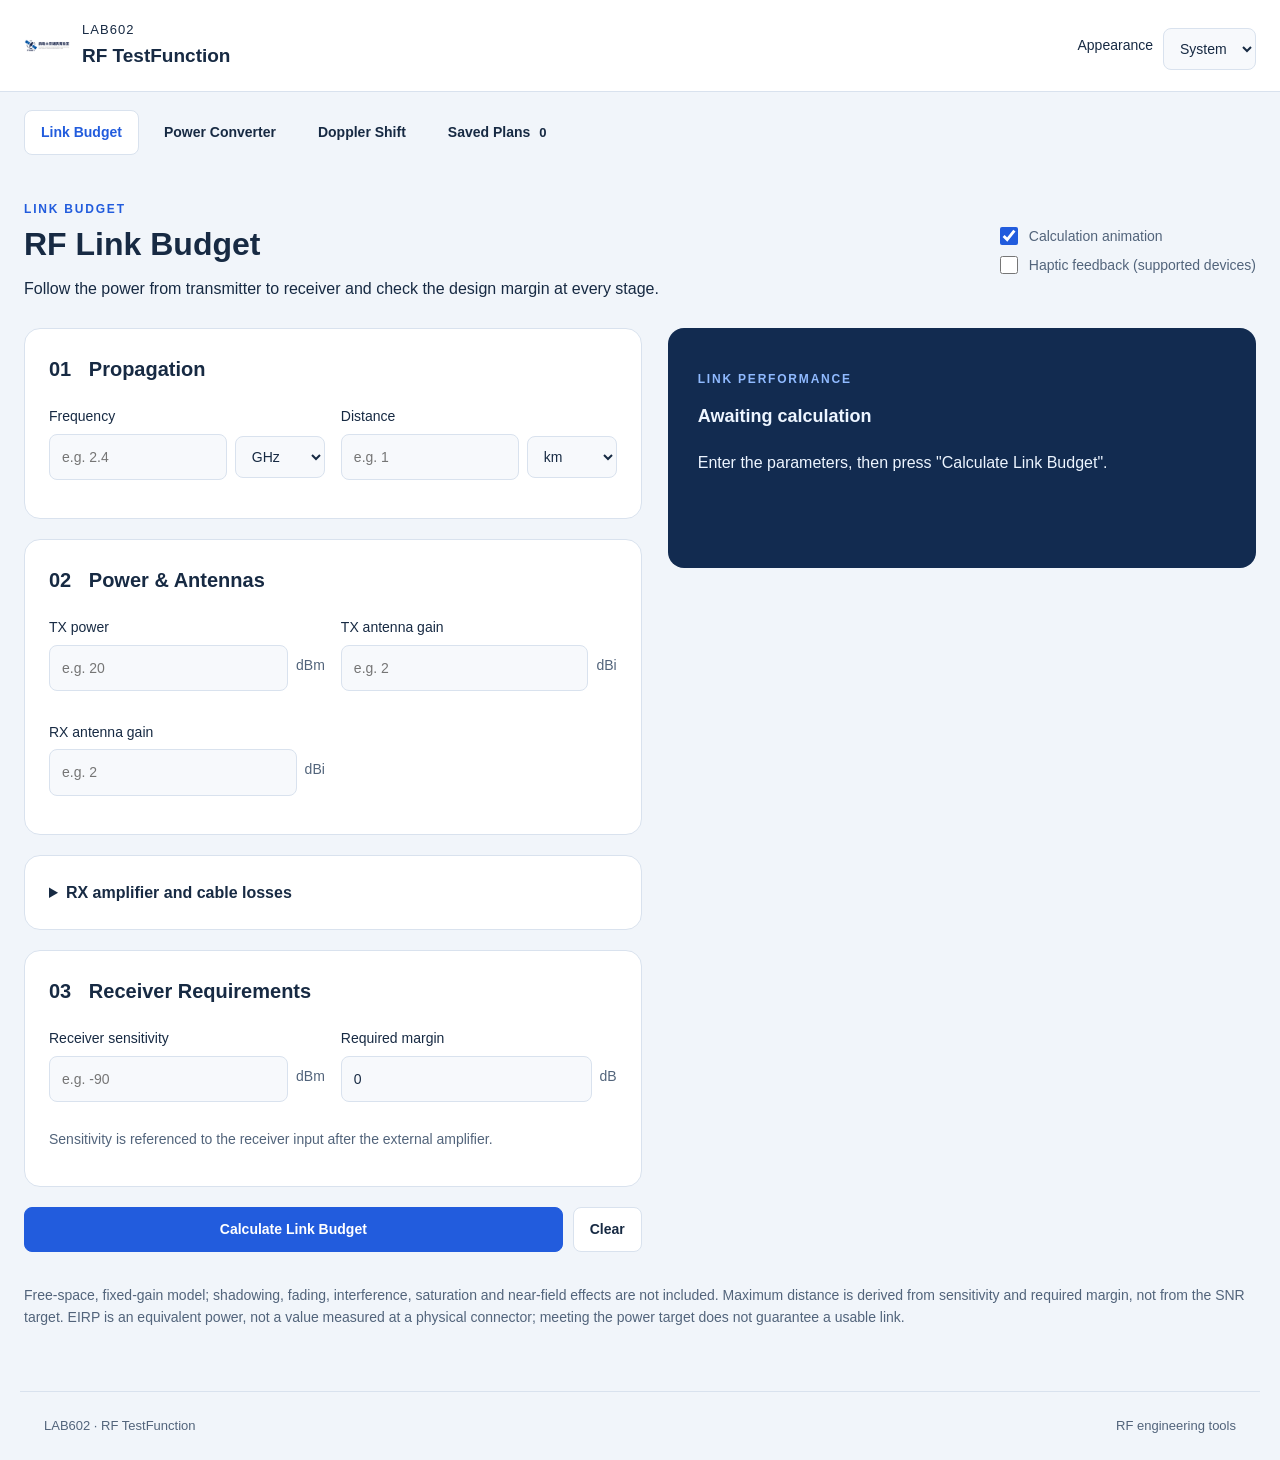
<file: index.html>
<!doctype html><html lang="en"><head><meta charset="utf-8"><meta name="viewport" content="width=device-width,initial-scale=1"><meta name="description" content="LAB602 RF tools: link budget, FSPL, power conversion, Doppler shift and plan analysis."><title>RF TestFunction · LAB602</title><link rel="icon" href="./logo.png"><link rel="stylesheet" href="./style.css"><script type="module" src="./app.mjs"></script></head><body><a class="skip" href="#main">Skip to main content</a><header><div class="brand"><img src="./logo.png" alt="LAB602" width="46" height="46"><div>LAB602 <strong>RF TestFunction</strong></div></div><label class="theme">Appearance <select id="theme"><option value="system">System</option><option value="light">Light</option><option value="dark">Dark</option></select></label></header><nav aria-label="Main tools"><button data-tab="budget" aria-current="page">Link Budget</button><button data-tab="power">Power Converter</button><button data-tab="doppler">Doppler Shift</button><button data-tab="plans">Saved Plans <span id="count">0</span></button></nav><main id="main"><section id="budget" class="page"><div class="heading"><div><p class="eyebrow">LINK BUDGET</p><h1>RF Link Budget</h1><p>Follow the power from transmitter to receiver and check the design margin at every stage.</p></div><div class="settings"><label><input type="checkbox" id="animation" checked> Calculation animation</label><label><input type="checkbox" id="haptics"> Haptic feedback (supported devices)</label></div></div><div class="workspace"><form id="budget-form" novalidate><article><h2>01 <span>Propagation</span></h2><div id="propagation" class="fields"></div></article><article><h2>02 <span>Power &amp; Antennas</span></h2><div id="antenna" class="fields"></div></article><details><summary>RX amplifier and cable losses</summary><div id="losses" class="fields"></div><p class="hint">TX: transmitter → cable → antenna<br>RX: antenna → cable → amplifier → receiver. Enter 0 dB if there is no amplifier.</p></details><article><h2>03 <span>Receiver Requirements</span></h2><div id="requirements" class="fields"></div><p class="hint">Sensitivity is referenced to the receiver input after the external amplifier.</p></article><p id="error" role="alert" class="error"></p><div class="actions"><button class="primary" type="submit">Calculate Link Budget</button><button type="button" id="clear">Clear</button><button type="button" id="undo" hidden>Undo Clear</button></div></form><div><article id="result" class="result" aria-live="polite"><p class="eyebrow">LINK PERFORMANCE</p><h2>Awaiting calculation</h2><p>Enter the parameters, then press "Calculate Link Budget".</p></article><article id="breakdown" hidden></article></div></div><div id="analysis" hidden><div class="heading"><div><p class="eyebrow">LINK ANALYSIS</p><h2>Distance, Noise and Measurement Analysis</h2></div><span id="calculated-at" class="hint"></span></div><details><summary>Input snapshot for this calculation</summary><div id="snapshot-inputs"></div></details><article><div class="heading"><h3>Distance and Coverage</h3><strong id="max-distance"></strong></div><div id="chart"></div><p class="legend"><span>━━ Predicted power</span><span>┄ Sensitivity</span><span>┄ Sensitivity + required margin</span></p><label for="distance-slider">Inspect distance (log scale)</label><input id="distance-slider" type="range" step="any"><p id="distance-readout" class="mono"></p></article><div class="two-col"><article><h3>Noise and SNR</h3><div id="noise-fields" class="fields"></div><div id="noise-results" aria-live="polite"></div><p class="hint">290 K: noise = −173.975 + 10 log₁₀(BW) + NF. The total system NF must include the RX cable, amplifier and receiver, referred to the RX antenna output; do not enter the amplifier NF alone.</p></article><article><h3>Measured vs. Predicted</h3><label>Measured receiver input (dBm)<input id="measured" inputmode="decimal" placeholder="Optional"></label><p id="measurement" aria-live="polite"></p><p class="hint">Measure at the receiver input after the RX amplifier, under the same operating conditions.</p></article></div><article><h3>Save and Export</h3><label>Plan name<input id="plan-name" placeholder="Untitled link"></label><label>Experiment notes<textarea id="notes" rows="3"></textarea></label><div class="actions"><button class="primary" id="save">Save as New Plan</button><button id="pdf">PDF Report / Print</button></div><p class="hint">Plans are stored only in this browser and do not sync across devices. For a PDF, choose "Save as PDF" in the print dialog.</p></article></div><p class="assumptions">Free-space, fixed-gain model; shadowing, fading, interference, saturation and near-field effects are not included. Maximum distance is derived from sensitivity and required margin, not from the SNR target. EIRP is an equivalent power, not a value measured at a physical connector; meeting the power target does not guarantee a usable link.</p></section><section id="power" class="page" hidden><p class="eyebrow">POWER CONVERTER</p><h1>Power Converter</h1><div class="two-col"><article><label>Direction<select id="power-direction"><option value="watts">dBm → W</option><option value="dbm">W → dBm</option></select></label><label id="power-label" for="power-input">Input power (dBm)</label><input id="power-input" inputmode="decimal" placeholder="e.g. 30"><button id="power-clear">Clear</button></article><article class="result" id="power-result" aria-live="polite"></article></div><article><h3>Formulas</h3><p class="mono">W = 10^((dBm − 30) / 10)<br>dBm = 10 log₁₀(W) + 30</p><p>0 dBm = 0.001 W · 30 dBm = 1 W · 40 dBm = 10 W</p></article></section><section id="doppler" class="page" hidden><p class="eyebrow">RF MOTION</p><h1>Doppler Shift</h1><div class="two-col"><article><label>Carrier frequency<div class="input-unit"><input id="doppler-frequency" inputmode="decimal" placeholder="e.g. 437"><select id="doppler-frequency-unit" aria-label="Carrier frequency unit"><option value="1">Hz</option><option value="1000000" selected>MHz</option><option value="1000000000">GHz</option></select></div></label><label>Radial velocity<div class="input-unit"><input id="doppler-speed" inputmode="decimal" placeholder="e.g. 7.5"><select id="doppler-speed-unit" aria-label="Radial velocity unit"><option value="1">m/s</option><option value="1000" selected>km/s</option></select></div></label><label>Direction of motion<select id="motion"><option value="-1">Approaching</option><option value="1">Receding</option></select></label><p class="hint">Enter the non-negative line-of-sight velocity, not the total orbital velocity.</p><button id="doppler-clear">Clear</button></article><article class="result" id="doppler-result" aria-live="polite"></article></div><article><h3>One-way, first-order approximation</h3><p class="mono">Δf ≈ −f₀ × vᵣ / c<br>fᵣ = f₀ + Δf</p><p class="hint">c = 299,792,458 m/s; vᵣ is positive when receding. Valid for speeds far below the speed of light; the input limit is 0.01c. Two-way radar, relativistic corrections and orbit tracking are not included.</p></article></section><section id="plans" class="page" hidden><p class="eyebrow">SAVED PLANS</p><h1>Saved Plans</h1><p>Select two plans to compare. Data is stored only in this browser.</p><div id="comparison"></div><div id="plan-list"></div></section></main><footer>LAB602 · RF TestFunction <span>RF engineering tools</span></footer><p id="notice" role="status" hidden></p><section id="print-report"></section></body></html>
</file>
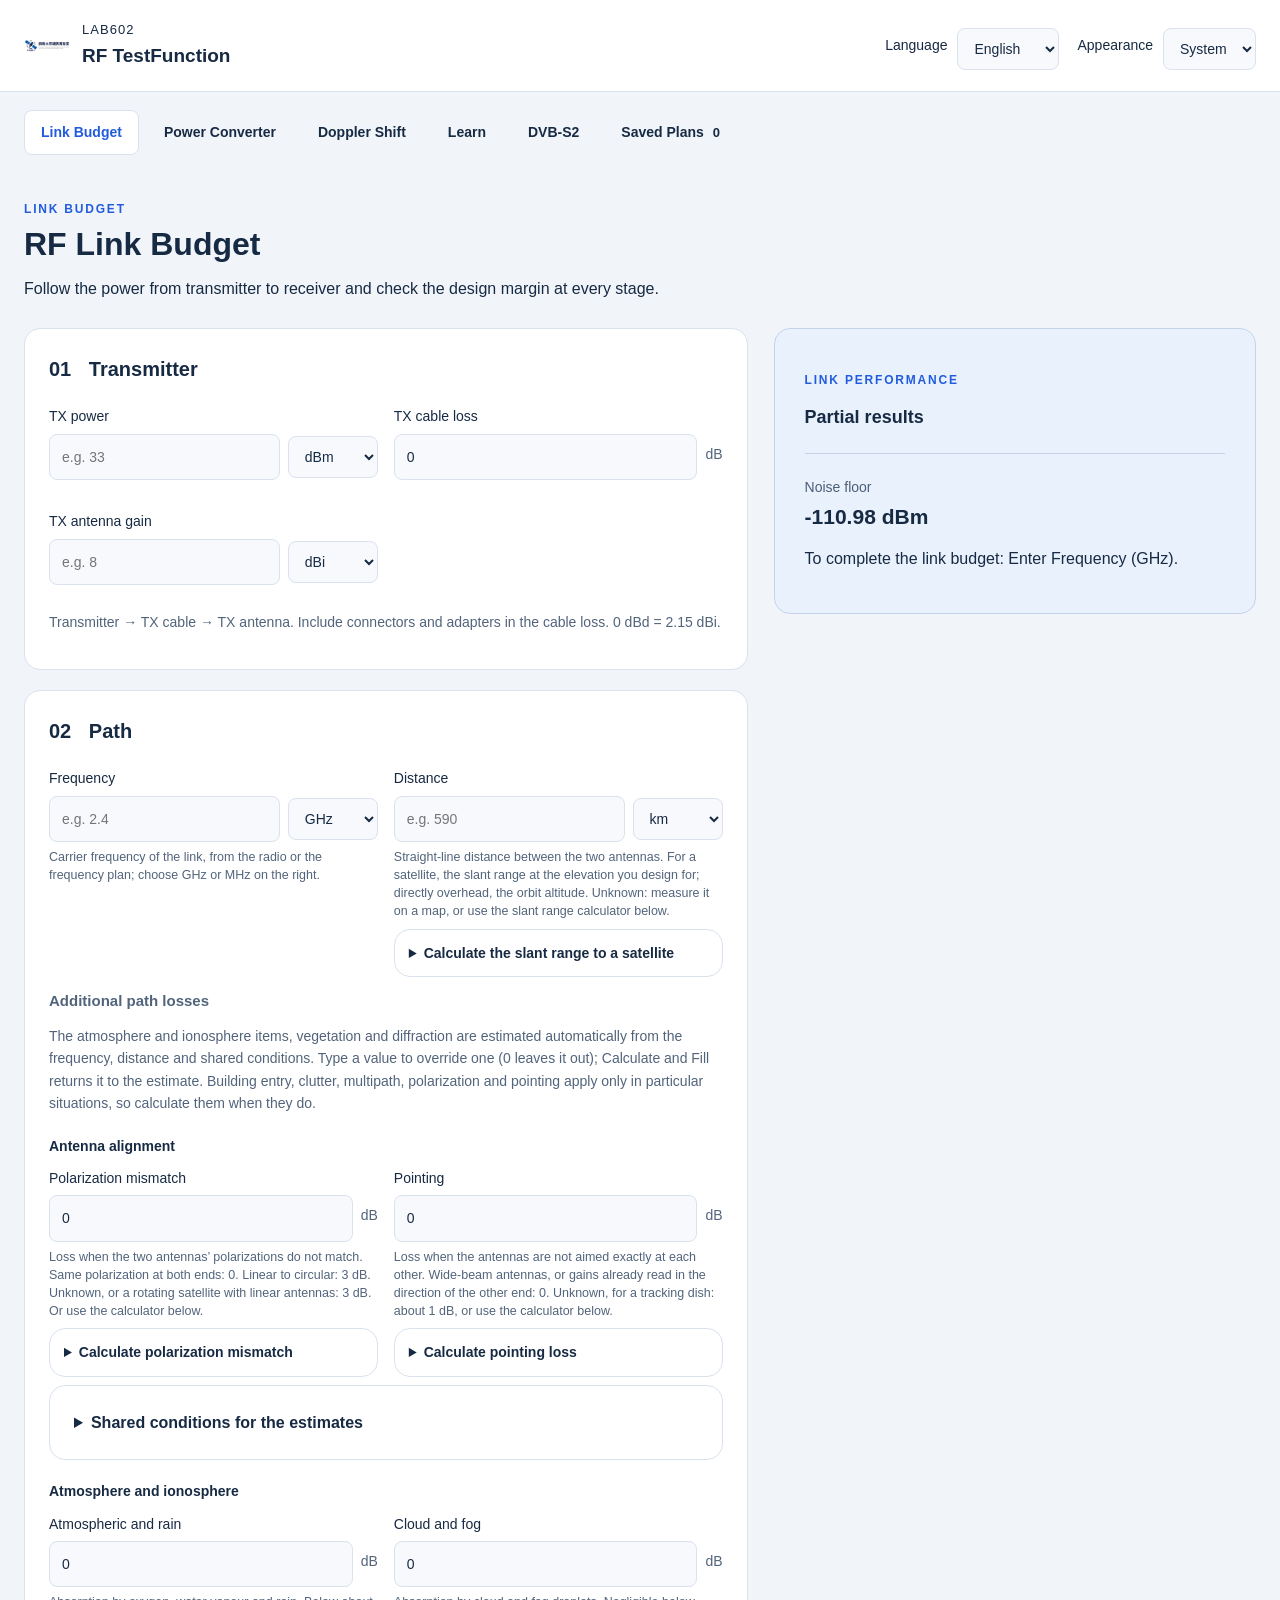
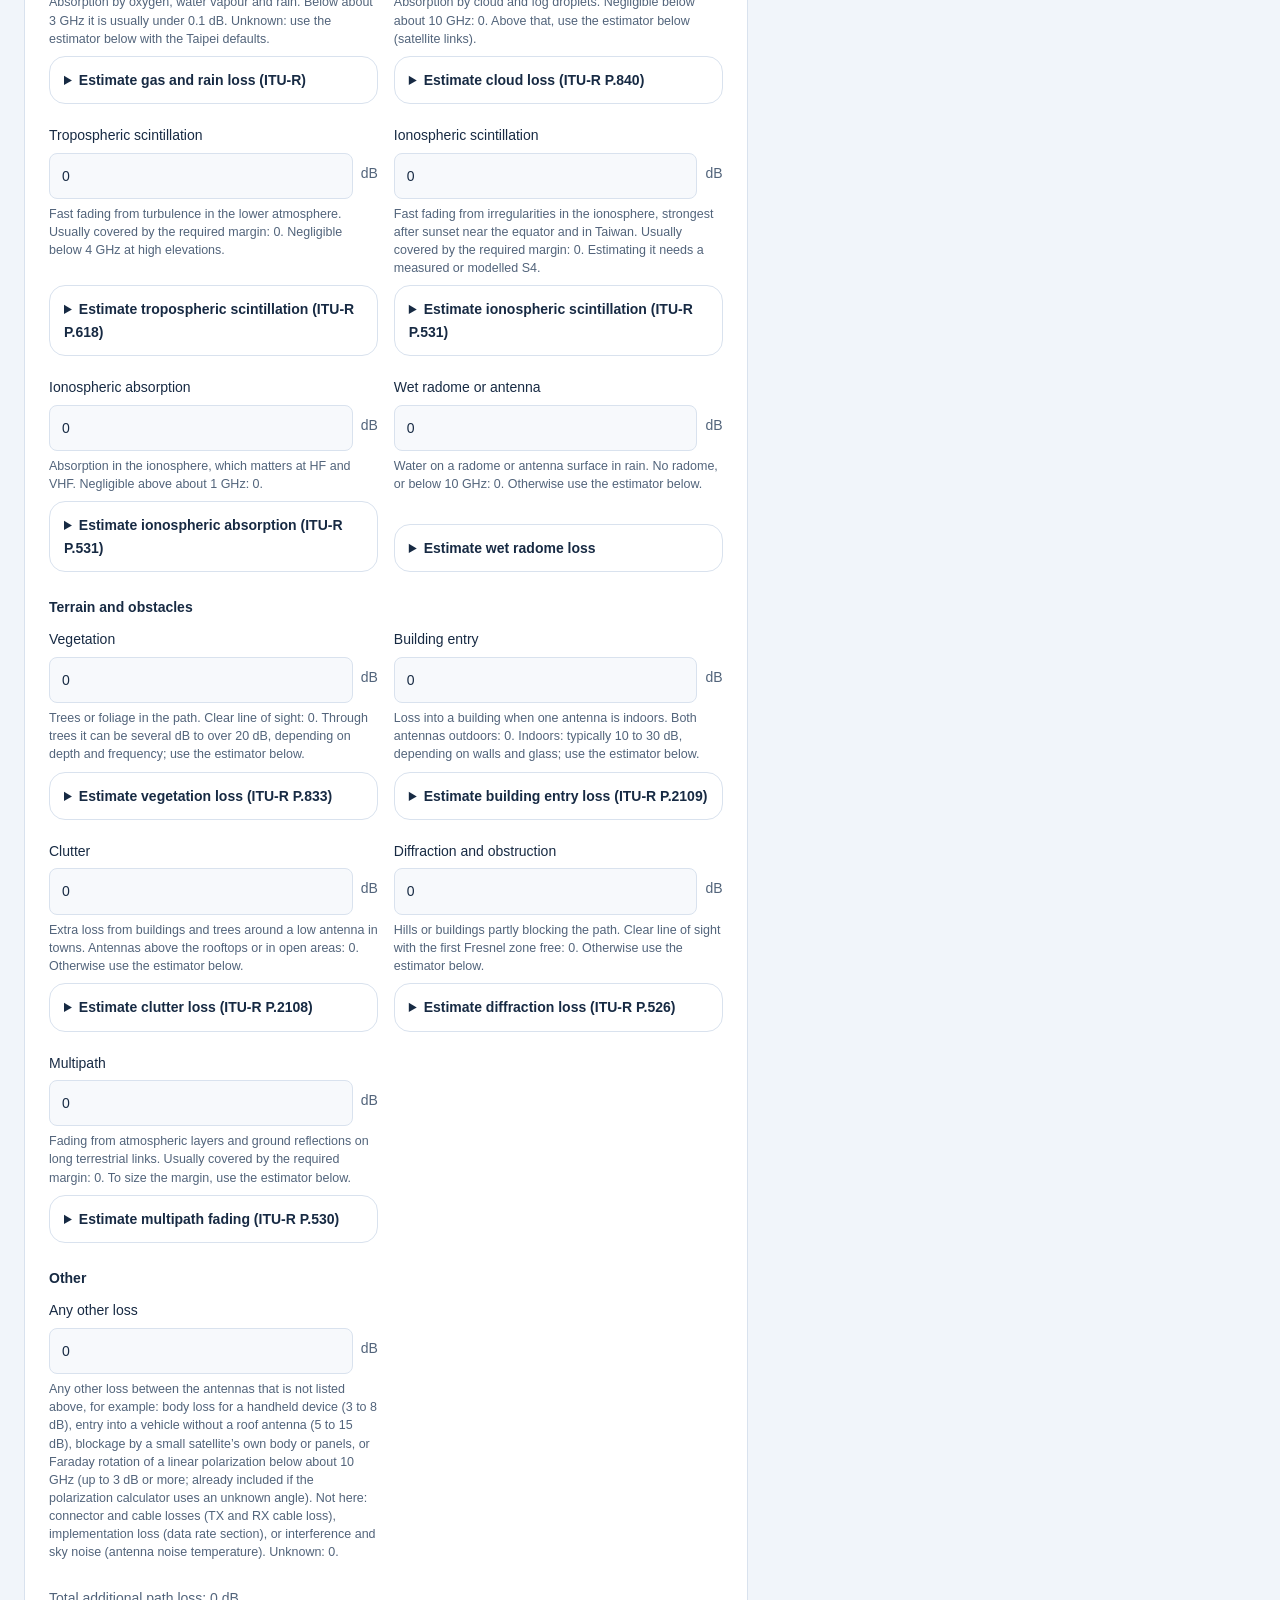
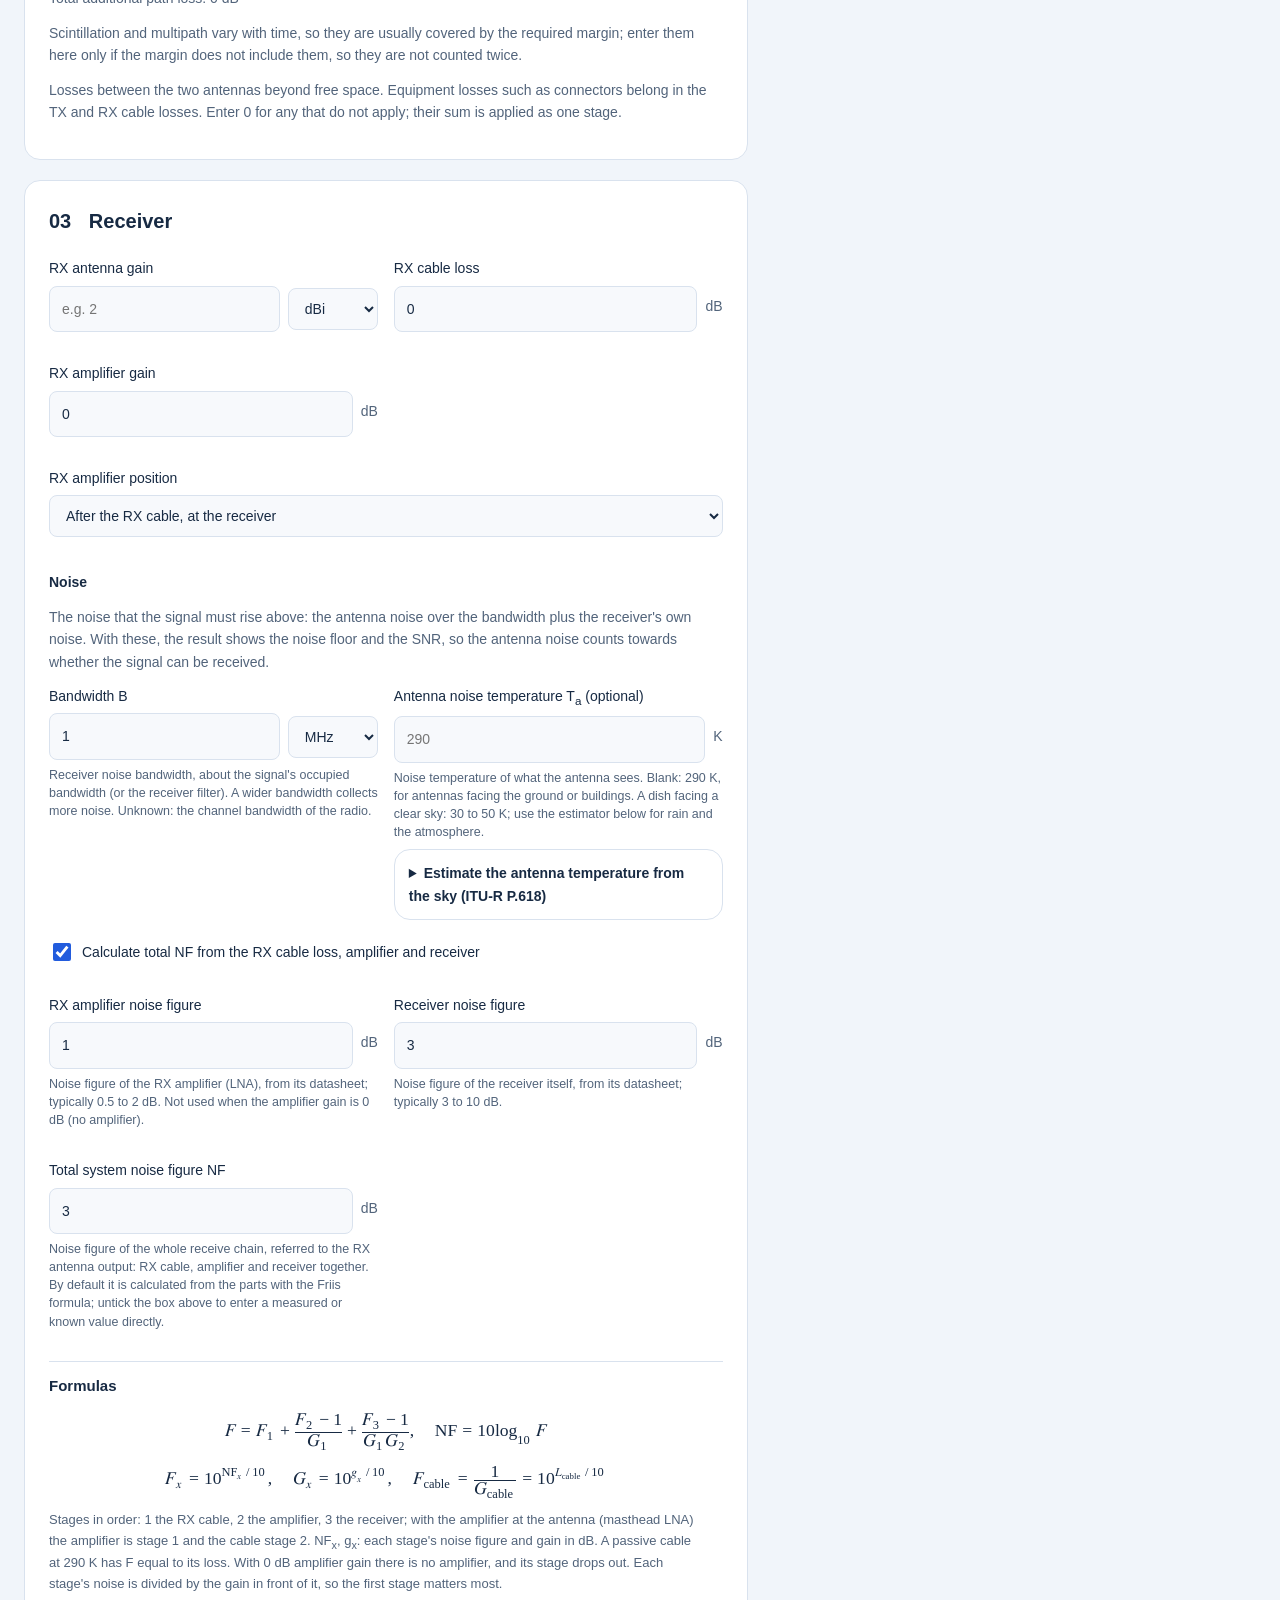
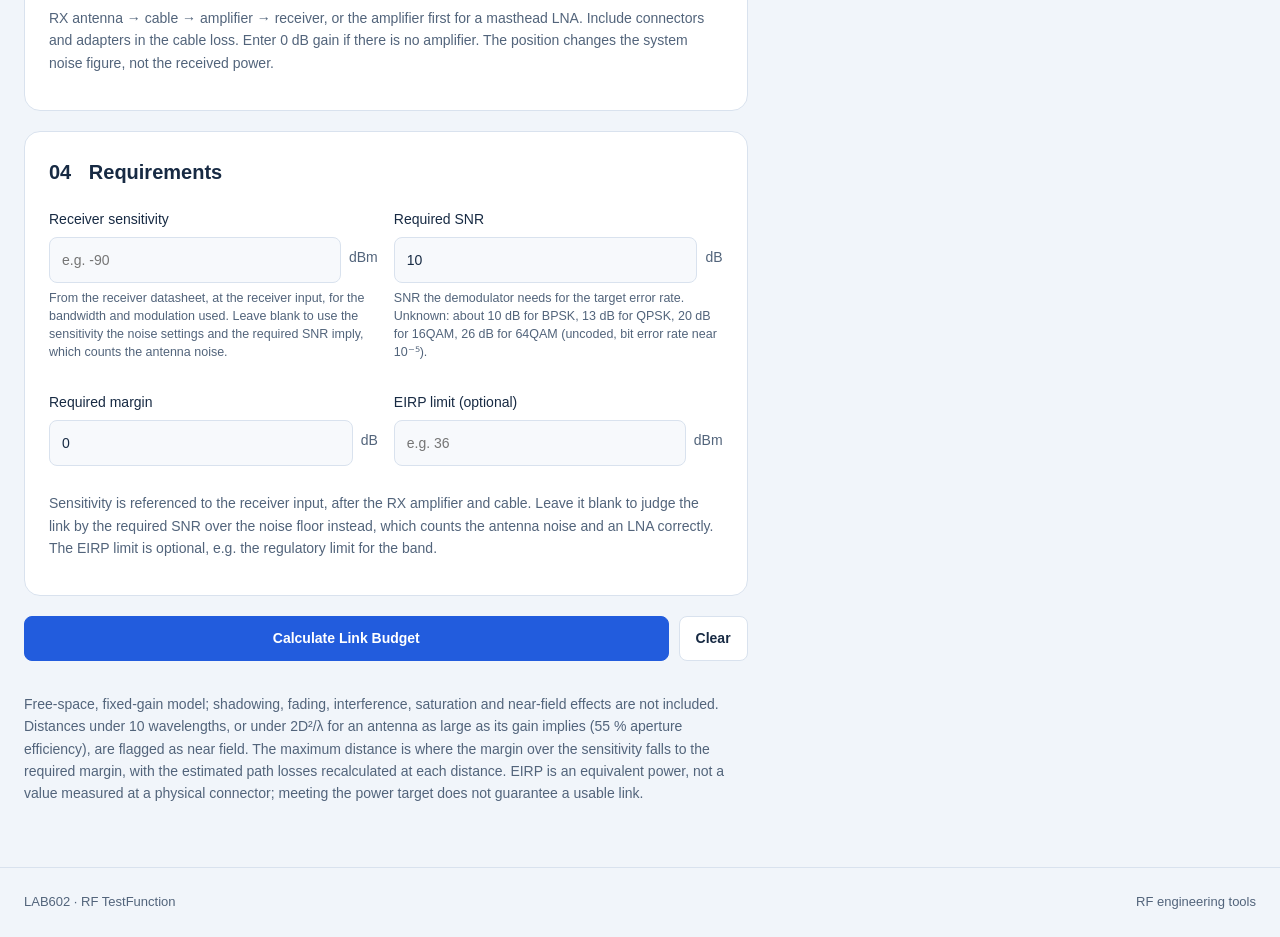
<file: site/index.html>
<!doctype html>
<html lang="en">
  <head>
    <meta charset="utf-8">
    <meta name="viewport" content="width=device-width,initial-scale=1">
    <meta name="description" content="LAB602 RF tools: link budget, FSPL, power conversion, Doppler shift and plan analysis.">
    <title>RF TestFunction · LAB602</title>
    <link rel="icon" href="./logo.png">
    <link rel="stylesheet" href="./style.css">
    <script>
      // Apply the saved theme before first paint to avoid a light flash; prefs.mjs keeps it updated.
      (() => {
        let theme;
        try {
          theme = JSON.parse(localStorage.getItem('rf.prefs'))?.theme;
        } catch {}
        if (theme !== 'light' && theme !== 'dark') {
          theme = matchMedia('(prefers-color-scheme: dark)').matches ? 'dark' : 'light';
        }
        document.documentElement.dataset.theme = theme;

        // Hide the page until app.mjs has translated the static text (see i18n.mjs), so Chinese
        // readers see no flash of English; the timeout shows the page even if the scripts fail.
        let lang;
        try {
          lang = localStorage.getItem('rf.lang');
        } catch {}
        if (lang ? lang !== 'en' : /^zh\b/i.test(navigator.language || '')) {
          document.documentElement.classList.add('i18n-pending');
          setTimeout(() => document.documentElement.classList.remove('i18n-pending'), 1500);
        }
      })();
    </script>
    <script type="module" src="./app.mjs"></script>
  </head>
  <body>
    <a class="skip" href="#main">Skip to main content</a>
    <header>
      <div class="brand">
        <img src="./logo.png" alt="LAB602" width="46" height="46">
        <div>LAB602 <strong>RF TestFunction</strong></div>
      </div>
      <div class="header-controls">
        <label class="theme">Language
          <select id="language">
            <option value="en">English</option>
            <option value="zh-TW">繁體中文</option>
          </select>
        </label>
        <label class="theme">Appearance
          <select id="theme">
            <option value="system">System</option>
            <option value="light">Light</option>
            <option value="dark">Dark</option>
          </select>
        </label>
      </div>
    </header>
    <nav aria-label="Main tools">
      <button data-tab="budget" aria-current="page">Link Budget</button>
      <button data-tab="power">Power Converter</button>
      <button data-tab="doppler">Doppler Shift</button>
      <button data-tab="learn">Learn</button>
      <button data-tab="dvbs2">DVB-S2</button>
      <button data-tab="plans">Saved Plans <span id="count">0</span></button>
    </nav>

    <main id="main">
      <!-- Link Budget (fields are generated by budget.mjs) -->
      <section id="budget" class="page">
        <div class="heading">
          <div>
            <p class="eyebrow">LINK BUDGET</p>
            <h1>RF Link Budget</h1>
            <p>Follow the power from transmitter to receiver and check the design margin at every stage.</p>
          </div>
        </div>
        <div class="workspace">
          <form id="budget-form" novalidate>
            <!-- Sections follow the signal from transmitter to receiver, like the power breakdown. Fields are generated by budget.mjs. -->
            <article>
              <h2>01 <span>Transmitter</span></h2>
              <div id="transmitter" class="fields"></div>
              <p class="hint">Transmitter → TX cable → TX antenna. Include connectors and adapters in the cable loss. 0 dBd = 2.15 dBi.</p>
            </article>
            <article>
              <h2>02 <span>Path</span></h2>
              <div id="path" class="fields"></div>
              <!-- Moved under the Distance field by budget.mjs; its fields come from slant.mjs. -->
              <details class="estimator" id="slant-calc">
                <summary>Calculate the slant range to a satellite</summary>
                <div id="slant-calc-fields" class="fields"></div>
                <div class="actions">
                  <button type="button" id="slant-calc-run">Calculate and Fill</button>
                </div>
                <div id="slant-calc-result" aria-live="polite"></div>
                <p class="hint">Also sets the shared conditions under Atmosphere and ionosphere to an Earth–space path at this elevation, so the distance and every estimate use the same geometry. Changing the elevation there afterwards updates the distance too.</p>
                <div class="formulas">
                  <h4>Formulas</h4>
                  <!-- eq:slant-range --><div class="eq"><math display="block"><mrow><mi>d</mi><mo>&#x0003D;</mo><msqrt><mrow><mo stretchy="false">&#x00028;</mo><msub><mi>R</mi><mi>e</mi></msub><mo>&#x0002B;</mo><mi>H</mi><msup><mo stretchy="false">&#x00029;</mo><mn>2</mn></msup><mo>&#x02212;</mo><mo stretchy="false">&#x00028;</mo><msub><mi>R</mi><mi>e</mi></msub><mo>&#x0002B;</mo><msub><mi>h</mi><mi>s</mi></msub><msup><mo stretchy="false">&#x00029;</mo><mn>2</mn></msup><msup><mi>cos</mi><mn>2</mn></msup><mspace width="0.167em" /><mi>&#x003B8;</mi></mrow></msqrt><mo>&#x02212;</mo><mo stretchy="false">&#x00028;</mo><msub><mi>R</mi><mi>e</mi></msub><mo>&#x0002B;</mo><msub><mi>h</mi><mi>s</mi></msub><mo stretchy="false">&#x00029;</mo><mi>sin</mi><mspace width="0.167em" /><mi>&#x003B8;</mi></mrow></math></div><!-- /eq -->
                  <p class="caption">R<sub>e</sub> = 6371 km; H: satellite altitude; h<sub>s</sub>: station altitude from the shared conditions; θ: elevation.</p>
                </div>
              </details>
              <h3 class="subhead">Additional path losses</h3>
              <p class="hint">The atmosphere and ionosphere items, vegetation and diffraction are estimated automatically from the frequency, distance and shared conditions. Type a value to override one (0 leaves it out); Calculate and Fill returns it to the estimate. Building entry, clutter, multipath, polarization and pointing apply only in particular situations, so calculate them when they do.</p>
              <h4 class="loss-group">Antenna alignment</h4>
              <div id="losses-alignment" class="fields"></div>
              <!-- Moved under their loss fields by budget.mjs. -->
              <details class="estimator" id="pol-calc">
                <summary>Calculate polarization mismatch</summary>
                <div id="pol-calc-fields" class="fields"></div>
                <div class="actions">
                  <button type="button" id="polarization-calc-run">Calculate and Fill</button>
                </div>
                <div id="polarization-calc-result" aria-live="polite"></div>
                <p class="hint">Circular antennas use the same sense on both ends for a matched link (RHCP to RHCP). An ideal circular antenna has a 0 dB axial ratio; real ones are typically 0.5–3 dB. For a satellite whose linear antenna rotates with its attitude, or a linear wave rotated by the ionosphere (Faraday rotation), the angle is unknown.</p>
                <div class="formulas">
                  <h4>Formulas</h4>
                  <!-- eq:pol-plf --><div class="eq"><math display="block"><mrow><mtext>PLF</mtext><mo>&#x0003D;</mo><mfrac><mrow><mn>1</mn></mrow><mrow><mn>2</mn></mrow></mfrac><mrow><mo stretchy="true" fence="true" form="prefix">[</mo><mn>1</mn><mo>&#x0002B;</mo><msub><mi>c</mi><mi>T</mi></msub><msub><mi>c</mi><mi>R</mi></msub><mo>&#x0002B;</mo><msub><mi>e</mi><mi>T</mi></msub><msub><mi>e</mi><mi>R</mi></msub><mi>cos</mi><mspace width="0.167em" /><mn>2</mn><mi>&#x003C8;</mi><mo stretchy="true" fence="true" form="postfix">]</mo></mrow><mo>&#x0002C;</mo><mspace width="1em" /><mi>L</mi><mo>&#x0003D;</mo><mrow><mo>&#x02212;</mo><mn>10</mn></mrow><msub><mi>log</mi><mrow><mn>10</mn></mrow></msub><mspace width="0.167em" /><mtext>PLF</mtext></mrow></math></div><!-- /eq -->
                  <!-- eq:pol-terms --><div class="eq"><math display="block"><mrow><mi>e</mi><mo>&#x0003D;</mo><mfrac><mrow><msup><mi>r</mi><mn>2</mn></msup><mo>&#x02212;</mo><mn>1</mn></mrow><mrow><msup><mi>r</mi><mn>2</mn></msup><mo>&#x0002B;</mo><mn>1</mn></mrow></mfrac><mo>&#x0002C;</mo><mspace width="1em" /><mi>c</mi><mo>&#x0003D;</mo><mfrac><mrow><mn>2</mn><mi>r</mi></mrow><mrow><msup><mi>r</mi><mn>2</mn></msup><mo>&#x0002B;</mo><mn>1</mn></mrow></mfrac><mo>&#x0002C;</mo><mspace width="1em" /><mi>r</mi><mo>&#x0003D;</mo><mi>&#x000B1;</mi><msup><mn>10</mn><mrow><mtext>AR</mtext><mo>&#x0002F;</mo><mn>20</mn></mrow></msup></mrow></math></div><!-- /eq -->
                  <p class="caption">r is the axial ratio as a voltage ratio: + for right-hand, − for left-hand; a linear antenna is the limit r → ∞, so e = 1 and c = 0. ψ is the angle between the polarizations; an unknown angle uses cos 2ψ = 0 for the average and cos 2ψ = −1 for the worst case.</p>
                  <h5>Special cases</h5>
                  <p class="caption">Linear to linear (45° gives 3 dB; 90° gives no coupling):</p>
                  <!-- eq:pol-linear --><div class="eq"><math display="block"><mrow><mi>L</mi><mo>&#x0003D;</mo><mrow><mo>&#x02212;</mo><mn>20</mn></mrow><msub><mi>log</mi><mrow><mn>10</mn></mrow></msub><mspace width="0.167em" /><mrow><mo stretchy="true" fence="true" form="prefix">&#x0007C;</mo><mi>cos</mi><mspace width="0.167em" /><mi>&#x003C8;</mi><mo stretchy="true" fence="true" form="postfix">&#x0007C;</mo></mrow></mrow></math></div><!-- /eq -->
                  <p class="caption">Linear to circular: 3 dB. Ideal circular with the same sense: 0 dB; with opposite senses: no coupling.</p>
                </div>
              </details>
              <details class="estimator" id="point-calc">
                <summary>Calculate pointing loss</summary>
                <div id="point-calc-fields" class="fields"></div>
                <div class="actions">
                  <button type="button" id="pointing-calc-run">Calculate and Fill</button>
                </div>
                <div id="pointing-calc-result" aria-live="polite"></div>
                <p class="hint">Leave the pointing error blank for an antenna whose gain above already applies in the direction of the other end, such as a wide-beam antenna read from its pattern. The losses of both ends are added.</p>
                <div class="formulas">
                  <h4>Formulas</h4>
                  <!-- eq:pointing-loss --><div class="eq"><math display="block"><mrow><mi>L</mi><mo>&#x0003D;</mo><mn>12</mn><msup><mrow><mo stretchy="true" fence="true" form="prefix">&#x00028;</mo><mfrac><mrow><msub><mi>&#x003B8;</mi><mi>e</mi></msub></mrow><mrow><msub><mi>&#x003B8;</mi><mrow><mn>3</mn><mtext>dB</mtext></mrow></msub></mrow></mfrac><mo stretchy="true" fence="true" form="postfix">&#x00029;</mo></mrow><mn>2</mn></msup><mo>&#x0002C;</mo><mspace width="1em" /><msub><mi>L</mi><mrow><mtext>total</mtext></mrow></msub><mo>&#x0003D;</mo><msub><mi>L</mi><mrow><mtext>TX</mtext></mrow></msub><mo>&#x0002B;</mo><msub><mi>L</mi><mrow><mtext>RX</mtext></mrow></msub></mrow></math></div><!-- /eq -->
                  <p class="caption">θ<sub>e</sub>: pointing error; θ<sub>3dB</sub>: half-power beamwidth. A main-beam approximation, for θ<sub>e</sub> up to about θ<sub>3dB</sub>/2.</p>
                  <p class="caption">Parabolic dish of diameter D:</p>
                  <!-- eq:pointing-dish --><div class="eq"><math display="block"><mrow><msub><mi>&#x003B8;</mi><mrow><mn>3</mn><mtext>dB</mtext></mrow></msub><mo>&#x02248;</mo><mn>70</mn><mfrac><mrow><mi>&#x003BB;</mi></mrow><mrow><mi>D</mi></mrow></mfrac><mo>&#x0002C;</mo><mspace width="1em" /><mi>&#x003BB;</mi><mo>&#x0003D;</mo><mfrac><mrow><mi>c</mi></mrow><mrow><mi>f</mi></mrow></mfrac></mrow></math></div><!-- /eq -->
                </div>
              </details>
              <details class="estimator" id="atmo-common">
                <summary>Shared conditions for the estimates</summary>
                <p class="hint">Values in <span class="site-value">orange</span> are ITU-R reference values for Taipei (25.04° N, 121.53° E); replace them for another site.</p>
                <div id="atmo-common-fields" class="fields"></div>
                <div class="actions">
                  <button type="button" id="atmo-taipei">Use Taipei Values</button>
                </div>
              </details>
              <h4 class="loss-group">Atmosphere and ionosphere</h4>
              <div id="losses-atmosphere" class="fields"></div>
              <!-- Moved under their loss fields by budget.mjs; their fields come from estimator.mjs. -->
              <details class="estimator" id="calc-atmospheric">
                <summary>Estimate gas and rain loss (ITU-R)</summary>
                <div id="calc-atmospheric-fields" class="fields"></div>
                <div class="actions">
                  <button type="button" id="calc-atmospheric-run">Calculate and Fill</button>
                </div>
                <div id="calc-atmospheric-result" aria-live="polite"></div>
                <p class="hint">Uses the frequency and distance above. R₀.₀₁ is the rain rate exceeded for 0.01 % of an average year (ITU-R P.837); use 0 for clear sky. Rain height comes from ITU-R P.839. Below 1 GHz both losses are negligible.</p>
                <div class="formulas">
                  <h4>Formulas</h4>
                  
                  <p class="caption">f: frequency (GHz) · d: distance (km) · θ: elevation · τ: polarization tilt (0° horizontal, 90° vertical, 45° circular) · R: R₀.₀₁ (mm/h) · p: time percentage (%) · h<sub>S</sub>: station altitude, h<sub>R</sub>: rain height (km) · φ: latitude</p><h5>Total</h5>
                  <!-- eq:atmo-total --><div class="eq"><math display="block"><mrow><mi>A</mi><mo>&#x0003D;</mo><msub><mi>A</mi><mrow><mtext>gas</mtext></mrow></msub><mo>&#x0002B;</mo><msub><mi>A</mi><mrow><mtext>rain</mtext></mrow></msub></mrow></math></div><!-- /eq --><h5>Gas (ITU-R P.676-12)</h5>
                  <!-- eq:gas-specific --><div class="eq"><math display="block"><mrow><msub><mi>&#x003B3;</mi><mi>o</mi></msub><mo>&#x0002C;</mo><msub><mi>&#x003B3;</mi><mi>w</mi></msub><mo>&#x0003D;</mo><mn>0.1820</mn><mspace width="0.167em" /><mi>f</mi><mspace width="0.167em" /><msup><mi>N</mi><mi>&#x02033;</mi></msup><mo stretchy="false">&#x00028;</mo><mi>f</mi><mo stretchy="false">&#x00029;</mo><mspace width="1em" /><mtext>dB/km</mtext></mrow></math></div><!-- /eq -->
                  <p class="caption">N″(f) sums 44 oxygen and 35 water-vapour lines (Annex 1).</p>
                  <p class="caption">Terrestrial path:</p>
                  <!-- eq:gas-terrestrial --><div class="eq"><math display="block"><mrow><msub><mi>A</mi><mrow><mtext>gas</mtext></mrow></msub><mo>&#x0003D;</mo><mo stretchy="false">&#x00028;</mo><msub><mi>&#x003B3;</mi><mi>o</mi></msub><mo>&#x0002B;</mo><msub><mi>&#x003B3;</mi><mi>w</mi></msub><mo stretchy="false">&#x00029;</mo><mspace width="0.167em" /><mi>d</mi></mrow></math></div><!-- /eq -->
                  <p class="caption">Earth–space path, with equivalent heights h<sub>o</sub> and h<sub>w</sub> (Annex 2):</p>
                  <!-- eq:gas-slant --><div class="eq"><math display="block"><mrow><msub><mi>A</mi><mrow><mtext>gas</mtext></mrow></msub><mo>&#x0003D;</mo><mfrac><mrow><msub><mi>&#x003B3;</mi><mi>o</mi></msub><msub><mi>h</mi><mi>o</mi></msub><mo>&#x0002B;</mo><msub><mi>&#x003B3;</mi><mi>w</mi></msub><msub><mi>h</mi><mi>w</mi></msub></mrow><mrow><mi>sin</mi><mspace width="0.167em" /><mi>&#x003B8;</mi></mrow></mfrac><mo>&#x0002C;</mo><mspace width="1em" /><mn>5</mn><mi>°</mi><mo>&#x02264;</mo><mi>&#x003B8;</mi><mo>&#x02264;</mo><mn>90</mn><mi>°</mi></mrow></math></div><!-- /eq --><h5>Rain specific attenuation (ITU-R P.838-3)</h5>
                  <!-- eq:rain-specific --><div class="eq"><math display="block"><mrow><msub><mi>&#x003B3;</mi><mi>R</mi></msub><mo>&#x0003D;</mo><mi>k</mi><msup><mi>R</mi><mrow><mi>&#x003B1;</mi></mrow></msup><mspace width="1em" /><mtext>dB/km</mtext></mrow></math></div><!-- /eq -->
                  <!-- eq:rain-k --><div class="eq"><math display="block"><mrow><mi>k</mi><mo>&#x0003D;</mo><mfrac><mrow><msub><mi>k</mi><mi>H</mi></msub><mo>&#x0002B;</mo><msub><mi>k</mi><mi>V</mi></msub><mo>&#x0002B;</mo><mo stretchy="false">&#x00028;</mo><msub><mi>k</mi><mi>H</mi></msub><mo>&#x02212;</mo><msub><mi>k</mi><mi>V</mi></msub><mo stretchy="false">&#x00029;</mo><msup><mi>cos</mi><mn>2</mn></msup><mspace width="0.167em" /><mi>&#x003B8;</mi><mi>cos</mi><mspace width="0.167em" /><mn>2</mn><mi>&#x003C4;</mi></mrow><mrow><mn>2</mn></mrow></mfrac></mrow></math></div><!-- /eq -->
                  <!-- eq:rain-alpha --><div class="eq"><math display="block"><mrow><mi>&#x003B1;</mi><mo>&#x0003D;</mo><mfrac><mrow><msub><mi>k</mi><mi>H</mi></msub><msub><mi>&#x003B1;</mi><mi>H</mi></msub><mo>&#x0002B;</mo><msub><mi>k</mi><mi>V</mi></msub><msub><mi>&#x003B1;</mi><mi>V</mi></msub><mo>&#x0002B;</mo><mo stretchy="false">&#x00028;</mo><msub><mi>k</mi><mi>H</mi></msub><msub><mi>&#x003B1;</mi><mi>H</mi></msub><mo>&#x02212;</mo><msub><mi>k</mi><mi>V</mi></msub><msub><mi>&#x003B1;</mi><mi>V</mi></msub><mo stretchy="false">&#x00029;</mo><msup><mi>cos</mi><mn>2</mn></msup><mspace width="0.167em" /><mi>&#x003B8;</mi><mi>cos</mi><mspace width="0.167em" /><mn>2</mn><mi>&#x003C4;</mi></mrow><mrow><mn>2</mn><mi>k</mi></mrow></mfrac></mrow></math></div><!-- /eq -->
                  <p class="caption">k<sub>H</sub>, k<sub>V</sub>, α<sub>H</sub>, α<sub>V</sub>: regression curves in f (Tables 1–4).</p><h5>Rain, terrestrial path (ITU-R P.530-17)</h5>
                  <!-- eq:p530-r --><div class="eq"><math display="block"><mrow><mi>r</mi><mo>&#x0003D;</mo><mfrac><mrow><mn>1</mn></mrow><mrow><mn>0.477</mn><mspace width="0.167em" /><msup><mi>d</mi><mrow><mn>0.633</mn></mrow></msup><msup><mi>R</mi><mrow><mn>0.073</mn><mi>&#x003B1;</mi></mrow></msup><msup><mi>f</mi><mrow><mn>0.123</mn></mrow></msup><mo>&#x02212;</mo><mn>10.579</mn><mrow><mo stretchy="true" fence="true" form="prefix">&#x00028;</mo><mn>1</mn><mo>&#x02212;</mo><msup><mi>e</mi><mrow><mo>&#x02212;</mo><mn>0.024</mn><mi>d</mi></mrow></msup><mo stretchy="true" fence="true" form="postfix">&#x00029;</mo></mrow></mrow></mfrac><mo>&#x0002C;</mo><mspace width="1em" /><mi>r</mi><mo>&#x02264;</mo><mn>2.5</mn></mrow></math></div><!-- /eq -->
                  <!-- eq:p530-a001 --><div class="eq"><math display="block"><mrow><msub><mi>A</mi><mrow><mn>0.01</mn></mrow></msub><mo>&#x0003D;</mo><msub><mi>&#x003B3;</mi><mi>R</mi></msub><mspace width="0.167em" /><mi>r</mi><mspace width="0.167em" /><mi>d</mi></mrow></math></div><!-- /eq -->
                  <!-- eq:p530-ap --><div class="eq"><math display="block"><mrow><msub><mi>A</mi><mi>p</mi></msub><mo>&#x0003D;</mo><msub><mi>A</mi><mrow><mn>0.01</mn></mrow></msub><mspace width="0.167em" /><msub><mi>C</mi><mn>1</mn></msub><mspace width="0.167em" /><msup><mi>p</mi><mrow><mo>&#x02212;</mo><mo stretchy="false">&#x00028;</mo><msub><mi>C</mi><mn>2</mn></msub><mo>&#x0002B;</mo><msub><mi>C</mi><mn>3</mn></msub><msub><mi>log</mi><mrow><mn>10</mn></mrow></msub><mspace width="0.167em" /><mi>p</mi><mo stretchy="false">&#x00029;</mo></mrow></msup><mo>&#x0002C;</mo><mspace width="1em" /><mn>0.001</mn><mspace width="0.167em" /><mi>&#x00025;</mi><mo>&#x02264;</mo><mi>p</mi><mo>&#x02264;</mo><mn>1</mn><mspace width="0.167em" /><mi>&#x00025;</mi></mrow></math></div><!-- /eq -->
                  <!-- eq:p530-c0 --><div class="eq"><math display="block"><mrow><msub><mi>C</mi><mn>0</mn></msub><mo>&#x0003D;</mo><mrow><mo stretchy="true" fence="true" form="prefix">&#x0007B;</mo><mtable><mtr><mtd><mn>0.12</mn><mo>&#x0002B;</mo><mn>0.4</mn><msup><mrow><mo stretchy="true" fence="true" form="prefix">[</mo><msub><mi>log</mi><mrow><mn>10</mn></mrow></msub><mo stretchy="false">&#x00028;</mo><mi>f</mi><mo>&#x0002F;</mo><mn>10</mn><mo stretchy="false">&#x00029;</mo><mo stretchy="true" fence="true" form="postfix">]</mo></mrow><mrow><mn>0.8</mn></mrow></msup></mtd><mtd><mi>f</mi><mo>&#x02265;</mo><mn>10</mn><mtext>&#x000A0;</mtext><mtext>GHz</mtext></mtd></mtr><mtr><mtd><mn>0.12</mn></mtd><mtd><mi>f</mi><mo>&#x0003C;</mo><mn>10</mn><mtext>&#x000A0;</mtext><mtext>GHz</mtext></mtd></mtr></mtable></mrow></mrow></math></div><!-- /eq -->
                  <!-- eq:p530-c123 --><div class="eq"><math display="block"><mrow><msub><mi>C</mi><mn>1</mn></msub><mo>&#x0003D;</mo><msup><mn>0.07</mn><mrow><msub><mi>C</mi><mn>0</mn></msub></mrow></msup><mspace width="0.167em" /><msup><mn>0.12</mn><mrow><mn>1</mn><mo>&#x02212;</mo><msub><mi>C</mi><mn>0</mn></msub></mrow></msup><mo>&#x0002C;</mo><mspace width="1em" /><msub><mi>C</mi><mn>2</mn></msub><mo>&#x0003D;</mo><mn>0.855</mn><mspace width="0.167em" /><msub><mi>C</mi><mn>0</mn></msub><mo>&#x0002B;</mo><mn>0.546</mn><mspace width="0.167em" /><mo stretchy="false">&#x00028;</mo><mn>1</mn><mo>&#x02212;</mo><msub><mi>C</mi><mn>0</mn></msub><mo stretchy="false">&#x00029;</mo><mo>&#x0002C;</mo><mspace width="1em" /><msub><mi>C</mi><mn>3</mn></msub><mo>&#x0003D;</mo><mn>0.139</mn><mspace width="0.167em" /><msub><mi>C</mi><mn>0</mn></msub><mo>&#x0002B;</mo><mn>0.043</mn><mspace width="0.167em" /><mo stretchy="false">&#x00028;</mo><mn>1</mn><mo>&#x02212;</mo><msub><mi>C</mi><mn>0</mn></msub><mo stretchy="false">&#x00029;</mo></mrow></math></div><!-- /eq --><h5>Rain, Earth–space path (ITU-R P.618-13)</h5>
                  <!-- eq:p618-ls --><div class="eq"><math display="block"><mrow><msub><mi>L</mi><mi>S</mi></msub><mo>&#x0003D;</mo><mfrac><mrow><msub><mi>h</mi><mi>R</mi></msub><mo>&#x02212;</mo><msub><mi>h</mi><mi>S</mi></msub></mrow><mrow><mi>sin</mi><mspace width="0.167em" /><mi>&#x003B8;</mi></mrow></mfrac><mo>&#x0002C;</mo><mspace width="1em" /><msub><mi>L</mi><mi>G</mi></msub><mo>&#x0003D;</mo><msub><mi>L</mi><mi>S</mi></msub><mi>cos</mi><mspace width="0.167em" /><mi>&#x003B8;</mi></mrow></math></div><!-- /eq -->
                  <!-- eq:p618-r --><div class="eq"><math display="block"><mrow><msub><mi>r</mi><mrow><mn>0.01</mn></mrow></msub><mo>&#x0003D;</mo><mfrac><mrow><mn>1</mn></mrow><mrow><mn>1</mn><mo>&#x0002B;</mo><mn>0.78</mn><msqrt><mrow><mfrac><mrow><msub><mi>L</mi><mi>G</mi></msub><msub><mi>&#x003B3;</mi><mi>R</mi></msub></mrow><mrow><mi>f</mi></mrow></mfrac></mrow></msqrt><mo>&#x02212;</mo><mn>0.38</mn><mrow><mo stretchy="true" fence="true" form="prefix">&#x00028;</mo><mn>1</mn><mo>&#x02212;</mo><msup><mi>e</mi><mrow><mo>&#x02212;</mo><mn>2</mn><msub><mi>L</mi><mi>G</mi></msub></mrow></msup><mo stretchy="true" fence="true" form="postfix">&#x00029;</mo></mrow></mrow></mfrac></mrow></math></div><!-- /eq -->
                  <!-- eq:p618-zeta --><div class="eq"><math display="block"><mrow><mi>&#x003B6;</mi><mo>&#x0003D;</mo><mi>arctan</mi><mspace width="0.167em" /><mfrac><mrow><msub><mi>h</mi><mi>R</mi></msub><mo>&#x02212;</mo><msub><mi>h</mi><mi>S</mi></msub></mrow><mrow><msub><mi>L</mi><mi>G</mi></msub><mspace width="0.167em" /><msub><mi>r</mi><mrow><mn>0.01</mn></mrow></msub></mrow></mfrac></mrow></math></div><!-- /eq -->
                  <!-- eq:p618-lr --><div class="eq"><math display="block"><mrow><msub><mi>L</mi><mi>R</mi></msub><mo>&#x0003D;</mo><mrow><mo stretchy="true" fence="true" form="prefix">&#x0007B;</mo><mtable><mtr><mtd><mfrac><mrow><msub><mi>L</mi><mi>G</mi></msub><mspace width="0.167em" /><msub><mi>r</mi><mrow><mn>0.01</mn></mrow></msub></mrow><mrow><mi>cos</mi><mspace width="0.167em" /><mi>&#x003B8;</mi></mrow></mfrac></mtd><mtd><mi>&#x003B6;</mi><mo>&#x0003E;</mo><mi>&#x003B8;</mi></mtd></mtr><mtr><mtd><mfrac><mrow><msub><mi>h</mi><mi>R</mi></msub><mo>&#x02212;</mo><msub><mi>h</mi><mi>S</mi></msub></mrow><mrow><mi>sin</mi><mspace width="0.167em" /><mi>&#x003B8;</mi></mrow></mfrac></mtd><mtd><mi>&#x003B6;</mi><mo>&#x02264;</mo><mi>&#x003B8;</mi></mtd></mtr></mtable></mrow></mrow></math></div><!-- /eq -->
                  <!-- eq:p618-chi --><div class="eq"><math display="block"><mrow><mi>&#x003C7;</mi><mo>&#x0003D;</mo><mrow><mo stretchy="true" fence="true" form="prefix">&#x0007B;</mo><mtable><mtr><mtd><mn>36</mn><mi>°</mi><mo>&#x02212;</mo><mo stretchy="false">&#x0007C;</mo><mi>&#x003C6;</mi><mo stretchy="false">&#x0007C;</mo></mtd><mtd><mo stretchy="false">&#x0007C;</mo><mi>&#x003C6;</mi><mo stretchy="false">&#x0007C;</mo><mo>&#x0003C;</mo><mn>36</mn><mi>°</mi></mtd></mtr><mtr><mtd><mn>0</mn></mtd><mtd><mo stretchy="false">&#x0007C;</mo><mi>&#x003C6;</mi><mo stretchy="false">&#x0007C;</mo><mo>&#x02265;</mo><mn>36</mn><mi>°</mi></mtd></mtr></mtable></mrow></mrow></math></div><!-- /eq -->
                  <!-- eq:p618-v --><div class="eq"><math display="block"><mrow><msub><mi>v</mi><mrow><mn>0.01</mn></mrow></msub><mo>&#x0003D;</mo><mfrac><mrow><mn>1</mn></mrow><mrow><mn>1</mn><mo>&#x0002B;</mo><msqrt><mrow><mi>sin</mi><mspace width="0.167em" /><mi>&#x003B8;</mi></mrow></msqrt><mrow><mo stretchy="true" fence="true" form="prefix">&#x00028;</mo><mn>31</mn><mrow><mo stretchy="true" fence="true" form="prefix">&#x00028;</mo><mn>1</mn><mo>&#x02212;</mo><msup><mi>e</mi><mrow><mo>&#x02212;</mo><mi>&#x003B8;</mi><mo>&#x0002F;</mo><mo stretchy="false">&#x00028;</mo><mn>1</mn><mo>&#x0002B;</mo><mi>&#x003C7;</mi><mo stretchy="false">&#x00029;</mo></mrow></msup><mo stretchy="true" fence="true" form="postfix">&#x00029;</mo></mrow><mfrac><mrow><msqrt><mrow><msub><mi>L</mi><mi>R</mi></msub><msub><mi>&#x003B3;</mi><mi>R</mi></msub></mrow></msqrt></mrow><mrow><msup><mi>f</mi><mn>2</mn></msup></mrow></mfrac><mo>&#x02212;</mo><mn>0.45</mn><mo stretchy="true" fence="true" form="postfix">&#x00029;</mo></mrow></mrow></mfrac></mrow></math></div><!-- /eq -->
                  <!-- eq:p618-a001 --><div class="eq"><math display="block"><mrow><msub><mi>A</mi><mrow><mn>0.01</mn></mrow></msub><mo>&#x0003D;</mo><msub><mi>&#x003B3;</mi><mi>R</mi></msub><mspace width="0.167em" /><msub><mi>L</mi><mi>R</mi></msub><mspace width="0.167em" /><msub><mi>v</mi><mrow><mn>0.01</mn></mrow></msub></mrow></math></div><!-- /eq -->
                  <!-- eq:p618-ap --><div class="eq"><math display="block"><mrow><msub><mi>A</mi><mi>p</mi></msub><mo>&#x0003D;</mo><msub><mi>A</mi><mrow><mn>0.01</mn></mrow></msub><msup><mrow><mo stretchy="true" fence="true" form="prefix">&#x00028;</mo><mfrac><mrow><mi>p</mi></mrow><mrow><mn>0.01</mn></mrow></mfrac><mo stretchy="true" fence="true" form="postfix">&#x00029;</mo></mrow><mrow><mo>&#x02212;</mo><mrow><mo stretchy="true" fence="true" form="prefix">[</mo><mn>0.655</mn><mo>&#x0002B;</mo><mn>0.033</mn><mi>ln</mi><mspace width="0.167em" /><mi>p</mi><mo>&#x02212;</mo><mn>0.045</mn><mi>ln</mi><mspace width="0.167em" /><msub><mi>A</mi><mrow><mn>0.01</mn></mrow></msub><mo>&#x02212;</mo><mi>&#x003B2;</mi><mo stretchy="false">&#x00028;</mo><mn>1</mn><mo>&#x02212;</mo><mi>p</mi><mo stretchy="false">&#x00029;</mo><mi>sin</mi><mspace width="0.167em" /><mi>&#x003B8;</mi><mo stretchy="true" fence="true" form="postfix">]</mo></mrow></mrow></msup><mo>&#x0002C;</mo><mspace width="1em" /><mn>0.001</mn><mspace width="0.167em" /><mi>&#x00025;</mi><mo>&#x02264;</mo><mi>p</mi><mo>&#x02264;</mo><mn>5</mn><mspace width="0.167em" /><mi>&#x00025;</mi></mrow></math></div><!-- /eq -->
                  <!-- eq:p618-beta --><div class="eq"><math display="block"><mrow><mi>&#x003B2;</mi><mo>&#x0003D;</mo><mrow><mo stretchy="true" fence="true" form="prefix">&#x0007B;</mo><mtable><mtr><mtd><mn>0</mn></mtd><mtd><mi>p</mi><mo>&#x02265;</mo><mn>1</mn><mspace width="0.167em" /><mi>&#x00025;</mi><mtext>&#x000A0;or&#x000A0;</mtext><mo stretchy="false">&#x0007C;</mo><mi>&#x003C6;</mi><mo stretchy="false">&#x0007C;</mo><mo>&#x02265;</mo><mn>36</mn><mi>°</mi></mtd></mtr><mtr><mtd><mo>&#x02212;</mo><mn>0.005</mn><mo stretchy="false">&#x00028;</mo><mo stretchy="false">&#x0007C;</mo><mi>&#x003C6;</mi><mo stretchy="false">&#x0007C;</mo><mo>&#x02212;</mo><mn>36</mn><mo stretchy="false">&#x00029;</mo></mtd><mtd><mi>&#x003B8;</mi><mo>&#x0003E;</mo><mn>25</mn><mi>°</mi></mtd></mtr><mtr><mtd><mo>&#x02212;</mo><mn>0.005</mn><mo stretchy="false">&#x00028;</mo><mo stretchy="false">&#x0007C;</mo><mi>&#x003C6;</mi><mo stretchy="false">&#x0007C;</mo><mo>&#x02212;</mo><mn>36</mn><mo stretchy="false">&#x00029;</mo><mo>&#x0002B;</mo><mn>1.8</mn><mo>&#x02212;</mo><mn>4.25</mn><mi>sin</mi><mspace width="0.167em" /><mi>&#x003B8;</mi></mtd><mtd><mtext>otherwise</mtext></mtd></mtr></mtable></mrow></mrow></math></div><!-- /eq -->
                </div>
              </details>
              <details class="estimator" id="calc-cloud">
                <summary>Estimate cloud loss (ITU-R P.840)</summary>
                <div id="calc-cloud-fields" class="fields"></div>
                <div class="actions">
                  <button type="button" id="calc-cloud-run">Calculate and Fill</button>
                </div>
                <div id="calc-cloud-result" aria-live="polite"></div>
                <p class="hint">Earth–space paths only. The cloud liquid water follows the time percentage while it holds the Taipei value; the cloud maps start at 0.1 % of the time.</p>
                <div class="formulas">
                  <h4>Formulas</h4><h5>Clouds (ITU-R P.840)</h5>
                  <!-- eq:cloud --><div class="eq"><math display="block"><mrow><msub><mi>A</mi><mrow><mtext>cloud</mtext></mrow></msub><mo>&#x0003D;</mo><mfrac><mrow><mi>L</mi><mspace width="0.167em" /><msub><mi>K</mi><mi>l</mi></msub><mo stretchy="false">&#x00028;</mo><mi>f</mi><mo>&#x0002C;</mo><mn>0</mn><mspace width="0.167em" /><mi>°</mi><mtext>C</mtext><mo stretchy="false">&#x00029;</mo></mrow><mrow><mi>sin</mi><mspace width="0.167em" /><mi>&#x003B8;</mi></mrow></mfrac></mrow></math></div><!-- /eq -->
                  <!-- eq:cloud-kl --><div class="eq"><math display="block"><mrow><msub><mi>K</mi><mi>l</mi></msub><mo>&#x0003D;</mo><mfrac><mrow><mn>0.819</mn><mspace width="0.167em" /><mi>f</mi></mrow><mrow><msup><mi>&#x003B5;</mi><mi>&#x02033;</mi></msup><mspace width="0.167em" /><mo stretchy="false">&#x00028;</mo><mn>1</mn><mo>&#x0002B;</mo><msup><mi>&#x003B7;</mi><mn>2</mn></msup><mo stretchy="false">&#x00029;</mo></mrow></mfrac><mo>&#x0002C;</mo><mspace width="1em" /><mi>&#x003B7;</mi><mo>&#x0003D;</mo><mfrac><mrow><mn>2</mn><mo>&#x0002B;</mo><msup><mi>&#x003B5;</mi><mi>&#x02032;</mi></msup></mrow><mrow><msup><mi>&#x003B5;</mi><mi>&#x02033;</mi></msup></mrow></mfrac></mrow></math></div><!-- /eq -->
                  <p class="caption">L: reduced columnar liquid water content (kg/m²) exceeded for p % of the time; ε′, ε″: permittivity of water from the P.840 double-Debye model.</p>
                </div>
              </details>
              <details class="estimator" id="calc-tropo-scintillation">
                <summary>Estimate tropospheric scintillation (ITU-R P.618)</summary>
                <div id="calc-tropo-scintillation-fields" class="fields"></div>
                <div class="actions">
                  <button type="button" id="calc-tropo-scintillation-run">Calculate and Fill</button>
                </div>
                <div id="calc-tropo-scintillation-result" aria-live="polite"></div>
                <p class="hint">Earth–space paths only. Leave the antenna diameter blank for no aperture averaging, which gives the largest value.</p>
                <div class="formulas">
                  <h4>Formulas</h4><h5>Tropospheric scintillation (ITU-R P.618-13)</h5>
                  <!-- eq:scint-sigma --><div class="eq"><math display="block"><mrow><mi>&#x003C3;</mi><mo>&#x0003D;</mo><mfrac><mrow><msub><mi>&#x003C3;</mi><mrow><mtext>ref</mtext></mrow></msub><mspace width="0.167em" /><msup><mi>f</mi><mrow><mn>7</mn><mo>&#x0002F;</mo><mn>12</mn></mrow></msup><mspace width="0.167em" /><mi>g</mi><mo stretchy="false">&#x00028;</mo><mi>x</mi><mo stretchy="false">&#x00029;</mo></mrow><mrow><mo stretchy="false">&#x00028;</mo><mi>sin</mi><mspace width="0.167em" /><mi>&#x003B8;</mi><msup><mo stretchy="false">&#x00029;</mo><mrow><mn>1.2</mn></mrow></msup></mrow></mfrac><mo>&#x0002C;</mo><mspace width="1em" /><msub><mi>&#x003C3;</mi><mrow><mtext>ref</mtext></mrow></msub><mo>&#x0003D;</mo><mn>3.6</mn><mo>&#x000D7;</mo><msup><mn>10</mn><mrow><mo>&#x02212;</mo><mn>3</mn></mrow></msup><mo>&#x0002B;</mo><msup><mn>10</mn><mrow><mo>&#x02212;</mo><mn>4</mn></mrow></msup><msub><mi>N</mi><mrow><mtext>wet</mtext></mrow></msub></mrow></math></div><!-- /eq -->
                  <!-- eq:scint-x --><div class="eq"><math display="block"><mrow><mi>x</mi><mo>&#x0003D;</mo><mn>1.22</mn><mspace width="0.167em" /><mo stretchy="false">&#x00028;</mo><msqrt><mrow><mi>&#x003B7;</mi></mrow></msqrt><mspace width="0.167em" /><mi>D</mi><msup><mo stretchy="false">&#x00029;</mo><mn>2</mn></msup><mfrac><mrow><mi>f</mi></mrow><mrow><mi>L</mi></mrow></mfrac><mo>&#x0002C;</mo><mspace width="1em" /><mi>L</mi><mo>&#x0003D;</mo><mfrac><mrow><mn>2000</mn><mtext>&#x000A0;</mtext><mtext>m</mtext></mrow><mrow><msqrt><mrow><msup><mi>sin</mi><mn>2</mn></msup><mspace width="0.167em" /><mi>&#x003B8;</mi><mo>&#x0002B;</mo><mn>2.35</mn><mo>&#x000D7;</mo><msup><mn>10</mn><mrow><mo>&#x02212;</mo><mn>4</mn></mrow></msup></mrow></msqrt><mo>&#x0002B;</mo><mi>sin</mi><mspace width="0.167em" /><mi>&#x003B8;</mi></mrow></mfrac></mrow></math></div><!-- /eq -->
                  <!-- eq:scint-g --><div class="eq"><math display="block"><mrow><mi>g</mi><mo stretchy="false">&#x00028;</mo><mi>x</mi><mo stretchy="false">&#x00029;</mo><mo>&#x0003D;</mo><msqrt><mrow><mn>3.86</mn><mspace width="0.167em" /><mo stretchy="false">&#x00028;</mo><msup><mi>x</mi><mn>2</mn></msup><mo>&#x0002B;</mo><mn>1</mn><msup><mo stretchy="false">&#x00029;</mo><mrow><mn>11</mn><mo>&#x0002F;</mo><mn>12</mn></mrow></msup><mi>sin</mi><mspace width="0.167em" /><mrow><mo stretchy="true" fence="true" form="prefix">&#x00028;</mo><mfrac><mrow><mn>11</mn></mrow><mrow><mn>6</mn></mrow></mfrac><mi>arctan</mi><mspace width="0.167em" /><mfrac><mrow><mn>1</mn></mrow><mrow><mi>x</mi></mrow></mfrac><mo stretchy="true" fence="true" form="postfix">&#x00029;</mo></mrow><mo>&#x02212;</mo><mn>7.08</mn><mspace width="0.167em" /><msup><mi>x</mi><mrow><mn>5</mn><mo>&#x0002F;</mo><mn>6</mn></mrow></msup></mrow></msqrt></mrow></math></div><!-- /eq -->
                  <!-- eq:scint-ap --><div class="eq"><math display="block"><mrow><msub><mi>A</mi><mi>s</mi></msub><mo>&#x0003D;</mo><mi>a</mi><mo stretchy="false">&#x00028;</mo><mi>p</mi><mo stretchy="false">&#x00029;</mo><mspace width="0.167em" /><mi>&#x003C3;</mi><mo>&#x0002C;</mo><mspace width="1em" /><mi>a</mi><mo stretchy="false">&#x00028;</mo><mi>p</mi><mo stretchy="false">&#x00029;</mo><mo>&#x0003D;</mo><mo>&#x02212;</mo><mn>0.061</mn><mo stretchy="false">&#x00028;</mo><msub><mi>log</mi><mrow><mn>10</mn></mrow></msub><mspace width="0.167em" /><mi>p</mi><msup><mo stretchy="false">&#x00029;</mo><mn>3</mn></msup><mo>&#x0002B;</mo><mn>0.072</mn><mo stretchy="false">&#x00028;</mo><msub><mi>log</mi><mrow><mn>10</mn></mrow></msub><mspace width="0.167em" /><mi>p</mi><msup><mo stretchy="false">&#x00029;</mo><mn>2</mn></msup><mo>&#x02212;</mo><mn>1.71</mn><msub><mi>log</mi><mrow><mn>10</mn></mrow></msub><mspace width="0.167em" /><mi>p</mi><mo>&#x0002B;</mo><mn>3</mn></mrow></math></div><!-- /eq -->
                  <p class="caption">N<sub>wet</sub>: wet term of the radio refractivity (ITU-R P.453); D: antenna diameter, η: antenna efficiency; g = 0 for x ≥ 7.</p>
                </div>
              </details>
              <details class="estimator" id="calc-iono-scintillation">
                <summary>Estimate ionospheric scintillation (ITU-R P.531)</summary>
                <div id="calc-iono-scintillation-fields" class="fields"></div>
                <div class="actions">
                  <button type="button" id="calc-iono-scintillation-run">Calculate and Fill</button>
                </div>
                <div id="calc-iono-scintillation-result" aria-live="polite"></div>
                <p class="hint">Earth–space paths only. Ionospheric scintillation has no site map: S4 varies with local time, season and solar activity, so enter a measured value or one from the ITU-R GISM model. Its time percentage counts within a scintillation event.</p>
                <div class="formulas">
                  <h4>Formulas</h4><h5>Ionospheric scintillation (ITU-R P.531)</h5>
                  <!-- eq:iono-s4 --><div class="eq"><math display="block"><mrow><msub><mi>S</mi><mn>4</mn></msub><mo stretchy="false">&#x00028;</mo><mi>f</mi><mo stretchy="false">&#x00029;</mo><mo>&#x0003D;</mo><msub><mi>S</mi><mn>4</mn></msub><mo stretchy="false">&#x00028;</mo><msub><mi>f</mi><mrow><mtext>ref</mtext></mrow></msub><mo stretchy="false">&#x00029;</mo><msup><mrow><mo stretchy="true" fence="true" form="prefix">&#x00028;</mo><mfrac><mrow><mi>f</mi></mrow><mrow><msub><mi>f</mi><mrow><mtext>ref</mtext></mrow></msub></mrow></mfrac><mo stretchy="true" fence="true" form="postfix">&#x00029;</mo></mrow><mrow><mo>&#x02212;</mo><mn>1.5</mn></mrow></msup><mo>&#x0002C;</mo><mspace width="1em" /><msub><mi>P</mi><mrow><mtext>fluc</mtext></mrow></msub><mo>&#x0003D;</mo><mn>27.5</mn><mspace width="0.167em" /><msubsup><mi>S</mi><mn>4</mn><mrow><mn>1.26</mn></mrow></msubsup></mrow></math></div><!-- /eq -->
                  <!-- eq:iono-m --><div class="eq"><math display="block"><mrow><mi>m</mi><mo>&#x0003D;</mo><mi>exp</mi><mrow><mo stretchy="true" fence="true" form="prefix">&#x00028;</mo><mn>5.69</mn><mspace width="0.167em" /><msup><mi>e</mi><mrow><mo>&#x02212;</mo><mn>3.055</mn><msub><mi>S</mi><mn>4</mn></msub></mrow></msup><mo>&#x0002B;</mo><mn>0.292</mn><mspace width="0.167em" /><msup><mi>e</mi><mrow><mn>0.344</mn><msub><mi>S</mi><mn>4</mn></msub></mrow></msup><mo stretchy="true" fence="true" form="postfix">&#x00029;</mo></mrow></mrow></math></div><!-- /eq -->
                  <!-- eq:iono-fade --><div class="eq"><math display="block"><mrow><mfrac><mrow><mi>&#x003B3;</mi><mo stretchy="false">&#x00028;</mo><mi>m</mi><mo>&#x0002C;</mo><mi>m</mi><mi>I</mi><mo stretchy="false">&#x00029;</mo></mrow><mrow><mi>&#x00393;</mi><mo stretchy="false">&#x00028;</mo><mi>m</mi><mo stretchy="false">&#x00029;</mo></mrow></mfrac><mo>&#x0003D;</mo><mi>q</mi><mo>&#x0002C;</mo><mspace width="1em" /><mi>A</mi><mo>&#x0003D;</mo><mrow><mo>&#x02212;</mo><mn>10</mn></mrow><msub><mi>log</mi><mrow><mn>10</mn></mrow></msub><mspace width="0.167em" /><mi>I</mi></mrow></math></div><!-- /eq -->
                  <p class="caption">The intensity I (mean 1) follows a Nakagami distribution, with m from the formula above for 0.1 ≤ S4 ≤ 1 and m = 1/S4² below 0.1; q is the fraction of the event time that the signal is more than A below the mean.</p>
                </div>
              </details>
              <details class="estimator" id="calc-iono-absorption">
                <summary>Estimate ionospheric absorption (ITU-R P.531)</summary>
                <div id="calc-iono-absorption-fields" class="fields"></div>
                <div class="actions">
                  <button type="button" id="calc-iono-absorption-run">Calculate and Fill</button>
                </div>
                <div id="calc-iono-absorption-result" aria-live="polite"></div>
                <p class="hint">Earth–space paths only. Negligible above about 1 GHz.</p>
                <div class="formulas">
                  <h4>Formulas</h4><h5>Ionospheric absorption (ITU-R P.531)</h5>
                  <!-- eq:iono-absorption --><div class="eq"><math display="block"><mrow><mi>A</mi><mo>&#x0003D;</mo><msub><mi>A</mi><mrow><mn>30</mn></mrow></msub><msup><mrow><mo stretchy="true" fence="true" form="prefix">&#x00028;</mo><mfrac><mrow><mn>0.03</mn><mtext>&#x000A0;</mtext><mtext>GHz</mtext></mrow><mrow><mi>f</mi></mrow></mfrac><mo stretchy="true" fence="true" form="postfix">&#x00029;</mo></mrow><mn>2</mn></msup><mi>sec</mi><mi>i</mi><mo>&#x0002C;</mo><mspace width="1em" /><mi>sin</mi><mspace width="0.167em" /><mi>i</mi><mo>&#x0003D;</mo><mfrac><mrow><msub><mi>R</mi><mi>e</mi></msub><mi>cos</mi><mspace width="0.167em" /><mi>&#x003B8;</mi></mrow><mrow><msub><mi>R</mi><mi>e</mi></msub><mo>&#x0002B;</mo><msub><mi>h</mi><mi>D</mi></msub></mrow></mfrac></mrow></math></div><!-- /eq -->
                  <p class="caption">A<sub>30</sub>: one-way vertical absorption at 30 MHz (typically 0.2–0.5 dB at middle latitudes); R<sub>e</sub> = 6371 km; h<sub>D</sub> = 90 km, the absorbing D region (assumed).</p>
                </div>
              </details>
              <details class="estimator" id="calc-radome">
                <summary>Estimate wet radome loss</summary>
                <div id="calc-radome-fields" class="fields"></div>
                <div class="actions">
                  <button type="button" id="calc-radome-run">Calculate and Fill</button>
                </div>
                <div id="calc-radome-result" aria-live="polite"></div>
                <p class="hint">Assumes a spherical radome with a uniform laminar water film. The rain rate follows the time percentage while it holds the Taipei value.</p>
                <div class="formulas">
                  <h4>Formulas</h4><h5>Wet radome</h5>
                  <!-- eq:radome-film --><div class="eq"><math display="block"><mrow><mi>h</mi><mo>&#x0003D;</mo><msup><mrow><mo stretchy="true" fence="true" form="prefix">&#x00028;</mo><mfrac><mrow><mn>3</mn><mspace width="0.167em" /><mi>&#x003BD;</mi><mspace width="0.167em" /><mi>R</mi><mspace width="0.167em" /><mi>r</mi></mrow><mrow><mn>2</mn><mspace width="0.167em" /><mi>g</mi></mrow></mfrac><mo stretchy="true" fence="true" form="postfix">&#x00029;</mo></mrow><mrow><mn>1</mn><mo>&#x0002F;</mo><mn>3</mn></mrow></msup></mrow></math></div><!-- /eq -->
                  <!-- eq:radome-loss --><div class="eq"><math display="block"><mrow><mi>L</mi><mo>&#x0003D;</mo><mrow><mo>&#x02212;</mo><mn>20</mn></mrow><msub><mi>log</mi><mrow><mn>10</mn></mrow></msub><mspace width="0.167em" /><mrow><mo stretchy="true" fence="true" form="prefix">&#x0007C;</mo><mfrac><mrow><mo stretchy="false">&#x00028;</mo><mn>1</mn><mo>&#x02212;</mo><msup><mi>&#x00393;</mi><mn>2</mn></msup><mo stretchy="false">&#x00029;</mo><mspace width="0.167em" /><msup><mi>e</mi><mrow><mo>&#x02212;</mo><mi>j</mi><mi>&#x003B4;</mi></mrow></msup></mrow><mrow><mn>1</mn><mo>&#x02212;</mo><msup><mi>&#x00393;</mi><mn>2</mn></msup><msup><mi>e</mi><mrow><mo>&#x02212;</mo><mn>2</mn><mi>j</mi><mi>&#x003B4;</mi></mrow></msup></mrow></mfrac><mo stretchy="true" fence="true" form="postfix">&#x0007C;</mo></mrow><mo>&#x0002C;</mo><mspace width="1em" /><mi>&#x00393;</mi><mo>&#x0003D;</mo><mfrac><mrow><mn>1</mn><mo>&#x02212;</mo><mi>n</mi></mrow><mrow><mn>1</mn><mo>&#x0002B;</mo><mi>n</mi></mrow></mfrac><mo>&#x0002C;</mo><mspace width="1em" /><mi>&#x003B4;</mi><mo>&#x0003D;</mo><mfrac><mrow><mn>2</mn><mi>&#x003C0;</mi><mi>f</mi></mrow><mrow><mi>c</mi></mrow></mfrac><mi>n</mi><mi>h</mi></mrow></math></div><!-- /eq -->
                  <p class="caption">h: film thickness on a spherical radome of radius r in rain rate R (laminar flow, after Gibble); ν: kinematic viscosity of water (Vogel equation); n: refractive index of water from the P.840 model. The radome wall itself is treated as transparent.</p>
                </div>
              </details>
              <h4 class="loss-group">Terrain and obstacles</h4>
              <div id="losses-terrain" class="fields"></div>
              <!-- Moved under their loss fields by budget.mjs; their fields come from estimator.mjs. -->
              <details class="estimator" id="calc-vegetation">
                <summary>Estimate vegetation loss (ITU-R P.833)</summary>
                <div id="calc-vegetation-fields" class="fields"></div>
                <div class="actions">
                  <button type="button" id="calc-vegetation-run">Calculate and Fill</button>
                </div>
                <div id="calc-vegetation-result" aria-live="polite"></div>
                <p class="hint">Terrestrial paths: one terminal inside woodland, with γ and A<sub>m</sub> from P.833 Table 1 (mixed forest) unless you enter them. Earth–space paths: the slant-path fit for pine woodland.</p>
                <div class="formulas">
                  <h4>Formulas</h4>
                  <!-- eq:veg-woodland --><div class="eq"><math display="block"><mrow><msub><mi>A</mi><mrow><mi>e</mi><mi>v</mi></mrow></msub><mo>&#x0003D;</mo><msub><mi>A</mi><mi>m</mi></msub><mrow><mo stretchy="true" fence="true" form="prefix">[</mo><mn>1</mn><mo>&#x02212;</mo><msup><mi>e</mi><mrow><mo>&#x02212;</mo><mi>d</mi><mi>&#x003B3;</mi><mo>&#x0002F;</mo><msub><mi>A</mi><mi>m</mi></msub></mrow></msup><mo stretchy="true" fence="true" form="postfix">]</mo></mrow></mrow></math></div><!-- /eq -->
                  <!-- eq:veg-slant --><div class="eq"><math display="block"><mrow><mi>L</mi><mo>&#x0003D;</mo><mn>0.25</mn><mspace width="0.167em" /><msup><mi>f</mi><mrow><mn>0.39</mn></mrow></msup><mspace width="0.167em" /><msup><mi>d</mi><mrow><mn>0.25</mn></mrow></msup><mspace width="0.167em" /><msup><mi>&#x003B8;</mi><mrow><mn>0.05</mn></mrow></msup></mrow></math></div><!-- /eq -->
                  <p class="caption">d: vegetation depth (m); γ: specific attenuation (dB/m); A<sub>m</sub>: maximum attenuation (dB); f in MHz; θ: elevation (°).</p>
                </div>
              </details>
              <details class="estimator" id="calc-building">
                <summary>Estimate building entry loss (ITU-R P.2109)</summary>
                <div id="calc-building-fields" class="fields"></div>
                <div class="actions">
                  <button type="button" id="calc-building-run">Calculate and Fill</button>
                </div>
                <div id="calc-building-result" aria-live="polite"></div>
                <p class="hint">The loss varies with the position in the building, so it is given for a percentage of locations: 50 % is the median, and a higher percentage covers more of the building. The elevation is 0° on terrestrial paths and the shared elevation on Earth–space paths.</p>
                <div class="formulas">
                  <h4>Formulas</h4>
                  <!-- eq:bel --><div class="eq"><math display="block"><mrow><msub><mi>L</mi><mrow><mtext>BEL</mtext></mrow></msub><mo>&#x0003D;</mo><mn>10</mn><msub><mi>log</mi><mrow><mn>10</mn></mrow></msub><mspace width="0.167em" /><mrow><mo stretchy="true" fence="true" form="prefix">&#x00028;</mo><msup><mn>10</mn><mrow><mn>0.1</mn><mi>A</mi></mrow></msup><mo>&#x0002B;</mo><msup><mn>10</mn><mrow><mn>0.1</mn><mi>B</mi></mrow></msup><mo>&#x0002B;</mo><msup><mn>10</mn><mrow><mn>0.1</mn><mi>C</mi></mrow></msup><mo stretchy="true" fence="true" form="postfix">&#x00029;</mo></mrow><mo>&#x0002C;</mo><mspace width="1em" /><mi>A</mi><mo>&#x0003D;</mo><msup><mi>F</mi><mrow><mo>&#x02212;</mo><mn>1</mn></mrow></msup><mo stretchy="false">&#x00028;</mo><mi>P</mi><mo stretchy="false">&#x00029;</mo><mspace width="0.167em" /><msub><mi>&#x003C3;</mi><mn>1</mn></msub><mo>&#x0002B;</mo><msub><mi>&#x003BC;</mi><mn>1</mn></msub><mo>&#x0002C;</mo><mspace width="1em" /><mi>B</mi><mo>&#x0003D;</mo><msup><mi>F</mi><mrow><mo>&#x02212;</mo><mn>1</mn></mrow></msup><mo stretchy="false">&#x00028;</mo><mi>P</mi><mo stretchy="false">&#x00029;</mo><mspace width="0.167em" /><msub><mi>&#x003C3;</mi><mn>2</mn></msub><mo>&#x0002B;</mo><msub><mi>&#x003BC;</mi><mn>2</mn></msub><mo>&#x0002C;</mo><mspace width="1em" /><mi>C</mi><mo>&#x0003D;</mo><mrow><mo>&#x02212;</mo><mn>3</mn></mrow></mrow></math></div><!-- /eq -->
                  <!-- eq:bel-terms --><div class="eq"><math display="block"><mrow><msub><mi>&#x003BC;</mi><mn>1</mn></msub><mo>&#x0003D;</mo><mi>r</mi><mo>&#x0002B;</mo><mi>s</mi><msub><mi>log</mi><mrow><mn>10</mn></mrow></msub><mspace width="0.167em" /><mi>f</mi><mo>&#x0002B;</mo><mi>t</mi><msup><mrow><mo stretchy="true" fence="true" form="prefix">&#x00028;</mo><msub><mi>log</mi><mrow><mn>10</mn></mrow></msub><mspace width="0.167em" /><mi>f</mi><mo stretchy="true" fence="true" form="postfix">&#x00029;</mo></mrow><mn>2</mn></msup><mo>&#x0002B;</mo><mn>0.212</mn><mspace width="0.167em" /><mo stretchy="false">&#x0007C;</mo><mi>&#x003B8;</mi><mo stretchy="false">&#x0007C;</mo><mo>&#x0002C;</mo><mspace width="1em" /><msub><mi>&#x003BC;</mi><mn>2</mn></msub><mo>&#x0003D;</mo><mi>w</mi><mo>&#x0002B;</mo><mi>x</mi><msub><mi>log</mi><mrow><mn>10</mn></mrow></msub><mspace width="0.167em" /><mi>f</mi><mo>&#x0002C;</mo><mspace width="1em" /><msub><mi>&#x003C3;</mi><mn>1</mn></msub><mo>&#x0003D;</mo><mi>u</mi><mo>&#x0002B;</mo><mi>v</mi><msub><mi>log</mi><mrow><mn>10</mn></mrow></msub><mspace width="0.167em" /><mi>f</mi><mo>&#x0002C;</mo><mspace width="1em" /><msub><mi>&#x003C3;</mi><mn>2</mn></msub><mo>&#x0003D;</mo><mi>y</mi><mo>&#x0002B;</mo><mi>z</mi><msub><mi>log</mi><mrow><mn>10</mn></mrow></msub><mspace width="0.167em" /><mi>f</mi></mrow></math></div><!-- /eq -->
                  <p class="caption">F<sup>−1</sup>: inverse normal distribution; P: probability that the loss is not exceeded; f in GHz; θ: elevation at the façade; r … z: P.2109 Table 1 coefficients for the building type.</p>
                </div>
              </details>
              <details class="estimator" id="calc-clutter">
                <summary>Estimate clutter loss (ITU-R P.2108)</summary>
                <div id="calc-clutter-fields" class="fields"></div>
                <div class="actions">
                  <button type="button" id="calc-clutter-run">Calculate and Fill</button>
                </div>
                <div id="calc-clutter-result" aria-live="polite"></div>
                <p class="hint">For a terminal well below the surrounding buildings and trees (the measurements used antennas up to 6 m above ground). Do not add it to a path loss model that already includes clutter.</p>
                <div class="formulas">
                  <h4>Formulas</h4>
                  <!-- eq:clutter-terrestrial --><div class="eq"><math display="block"><mrow><msub><mi>L</mi><mrow><mi>c</mi><mi>t</mi><mi>t</mi></mrow></msub><mo>&#x0003D;</mo><mrow><mo>&#x02212;</mo><mn>5</mn></mrow><msub><mi>log</mi><mrow><mn>10</mn></mrow></msub><mspace width="0.167em" /><mrow><mo stretchy="true" fence="true" form="prefix">&#x00028;</mo><msup><mn>10</mn><mrow><mo>&#x02212;</mo><mn>0.2</mn><msub><mi>L</mi><mi>l</mi></msub></mrow></msup><mo>&#x0002B;</mo><msup><mn>10</mn><mrow><mo>&#x02212;</mo><mn>0.2</mn><msub><mi>L</mi><mi>s</mi></msub></mrow></msup><mo stretchy="true" fence="true" form="postfix">&#x00029;</mo></mrow><mo>&#x02212;</mo><msub><mi>&#x003C3;</mi><mrow><mi>c</mi><mi>b</mi></mrow></msub><mspace width="0.167em" /><msup><mi>Q</mi><mrow><mo>&#x02212;</mo><mn>1</mn></mrow></msup><mo stretchy="false">&#x00028;</mo><mi>p</mi><mo>&#x0002F;</mo><mn>100</mn><mo stretchy="false">&#x00029;</mo></mrow></math></div><!-- /eq -->
                  <!-- eq:clutter-terms --><div class="eq"><math display="block"><mrow><msub><mi>L</mi><mi>l</mi></msub><mo>&#x0003D;</mo><mrow><mo>&#x02212;</mo><mn>2</mn></mrow><msub><mi>log</mi><mrow><mn>10</mn></mrow></msub><mspace width="0.167em" /><mrow><mo stretchy="true" fence="true" form="prefix">&#x00028;</mo><msup><mn>10</mn><mrow><mo>&#x02212;</mo><mn>5</mn><msub><mi>log</mi><mrow><mn>10</mn></mrow></msub><mspace width="0.167em" /><mi>f</mi><mo>&#x02212;</mo><mn>12.5</mn></mrow></msup><mo>&#x0002B;</mo><msup><mn>10</mn><mrow><mo>&#x02212;</mo><mn>16.5</mn></mrow></msup><mo stretchy="true" fence="true" form="postfix">&#x00029;</mo></mrow><mo>&#x0002C;</mo><mspace width="1em" /><msub><mi>L</mi><mi>s</mi></msub><mo>&#x0003D;</mo><mn>32.98</mn><mo>&#x0002B;</mo><mn>23.9</mn><msub><mi>log</mi><mrow><mn>10</mn></mrow></msub><mspace width="0.167em" /><mi>d</mi><mo>&#x0002B;</mo><mn>3</mn><msub><mi>log</mi><mrow><mn>10</mn></mrow></msub><mspace width="0.167em" /><mi>f</mi></mrow></math></div><!-- /eq -->
                  <!-- eq:clutter-slant --><div class="eq"><math display="block"><mrow><msub><mi>L</mi><mrow><mi>c</mi><mi>e</mi><mi>s</mi></mrow></msub><mo>&#x0003D;</mo><msup><mrow><mo stretchy="true" fence="true" form="prefix">&#x0007B;</mo><mo>&#x02212;</mo><msub><mi>K</mi><mn>1</mn></msub><mi>ln</mi><mspace width="0.167em" /><mrow><mo stretchy="true" fence="true" form="prefix">&#x00028;</mo><mn>1</mn><mo>&#x02212;</mo><mfrac><mrow><mi>p</mi></mrow><mrow><mn>100</mn></mrow></mfrac><mo stretchy="true" fence="true" form="postfix">&#x00029;</mo></mrow><mi>cot</mi><mrow><mo stretchy="true" fence="true" form="prefix">[</mo><msub><mi>A</mi><mn>1</mn></msub><mrow><mo stretchy="true" fence="true" form="prefix">&#x00028;</mo><mn>1</mn><mo>&#x02212;</mo><mfrac><mrow><mi>&#x003B8;</mi></mrow><mrow><mn>90</mn></mrow></mfrac><mo stretchy="true" fence="true" form="postfix">&#x00029;</mo></mrow><mo>&#x0002B;</mo><mfrac><mrow><mi>&#x003C0;</mi><mi>&#x003B8;</mi></mrow><mrow><mn>180</mn></mrow></mfrac><mo stretchy="true" fence="true" form="postfix">]</mo></mrow><mo stretchy="true" fence="true" form="postfix">&#x0007D;</mo></mrow><mrow><mn>0.5</mn><mo stretchy="false">&#x00028;</mo><mn>90</mn><mo>&#x02212;</mo><mi>&#x003B8;</mi><mo stretchy="false">&#x00029;</mo><mo>&#x0002F;</mo><mn>90</mn></mrow></msup><mo>&#x02212;</mo><mn>1</mn><mo>&#x02212;</mo><mn>0.6</mn><mspace width="0.167em" /><msup><mi>Q</mi><mrow><mo>&#x02212;</mo><mn>1</mn></mrow></msup><mo stretchy="false">&#x00028;</mo><mi>p</mi><mo>&#x0002F;</mo><mn>100</mn><mo stretchy="false">&#x00029;</mo></mrow></math></div><!-- /eq -->
                  <p class="caption">Terrestrial: per end in clutter, limited to the value at d = 2 km; σ<sub>cb</sub> combines σ<sub>l</sub> = 4 dB and σ<sub>s</sub> = 6 dB. Earth–space: K<sub>1</sub> = 93 f<sup>0.175</sup>, A<sub>1</sub> = 0.05. Q<sup>−1</sup>: inverse complementary normal distribution; f in GHz; d in km; p: percentage of locations.</p>
                </div>
              </details>
              <details class="estimator" id="calc-diffraction">
                <summary>Estimate diffraction loss (ITU-R P.526)</summary>
                <div id="calc-diffraction-fields" class="fields"></div>
                <div class="actions">
                  <button type="button" id="calc-diffraction-run">Calculate and Fill</button>
                </div>
                <div id="calc-diffraction-result" aria-live="polite"></div>
                <p class="hint">One obstacle treated as a knife edge. Terrestrial paths use the antenna altitudes under the shared conditions, the obstacle's altitude and distance, and the Earth's bulge for the factor k. Earth–space paths: an obstacle near the ground antenna, such as a building or a ridge.</p>
                <div class="formulas">
                  <h4>Formulas</h4>
                  <!-- eq:diff-nu --><div class="eq"><math display="block"><mrow><mi>&#x003BD;</mi><mo>&#x0003D;</mo><mi>h</mi><msqrt><mrow><mfrac><mrow><mn>2</mn></mrow><mrow><mi>&#x003BB;</mi></mrow></mfrac><mrow><mo stretchy="true" fence="true" form="prefix">&#x00028;</mo><mfrac><mrow><mn>1</mn></mrow><mrow><msub><mi>d</mi><mn>1</mn></msub></mrow></mfrac><mo>&#x0002B;</mo><mfrac><mrow><mn>1</mn></mrow><mrow><msub><mi>d</mi><mn>2</mn></msub></mrow></mfrac><mo stretchy="true" fence="true" form="postfix">&#x00029;</mo></mrow></mrow></msqrt><mo>&#x0002C;</mo><mspace width="1em" /><mi>J</mi><mo stretchy="false">&#x00028;</mo><mi>&#x003BD;</mi><mo stretchy="false">&#x00029;</mo><mo>&#x0003D;</mo><mn>6.9</mn><mo>&#x0002B;</mo><mn>20</mn><msub><mi>log</mi><mrow><mn>10</mn></mrow></msub><mspace width="0.167em" /><mrow><mo stretchy="true" fence="true" form="prefix">&#x00028;</mo><msqrt><mrow><mo stretchy="false">&#x00028;</mo><mi>&#x003BD;</mi><mo>&#x02212;</mo><mn>0.1</mn><msup><mo stretchy="false">&#x00029;</mo><mn>2</mn></msup><mo>&#x0002B;</mo><mn>1</mn></mrow></msqrt><mo>&#x0002B;</mo><mi>&#x003BD;</mi><mo>&#x02212;</mo><mn>0.1</mn><mo stretchy="true" fence="true" form="postfix">&#x00029;</mo></mrow></mrow></math></div><!-- /eq -->
                  <!-- eq:diff-geometry --><div class="eq"><math display="block"><mrow><mi>h</mi><mo>&#x0003D;</mo><msub><mi>h</mi><mi>o</mi></msub><mo>&#x0002B;</mo><mfrac><mrow><msub><mi>d</mi><mn>1</mn></msub><msub><mi>d</mi><mn>2</mn></msub></mrow><mrow><mn>2</mn><mi>k</mi><msub><mi>R</mi><mi>e</mi></msub></mrow></mfrac><mo>&#x02212;</mo><mrow><mo stretchy="true" fence="true" form="prefix">&#x00028;</mo><msub><mi>h</mi><mi>T</mi></msub><mo>&#x0002B;</mo><mo stretchy="false">&#x00028;</mo><msub><mi>h</mi><mi>R</mi></msub><mo>&#x02212;</mo><msub><mi>h</mi><mi>T</mi></msub><mo stretchy="false">&#x00029;</mo><mfrac><mrow><msub><mi>d</mi><mn>1</mn></msub></mrow><mrow><mi>d</mi></mrow></mfrac><mo stretchy="true" fence="true" form="postfix">&#x00029;</mo></mrow><mo>&#x0002C;</mo><mspace width="1em" /><msub><mi>r</mi><mn>1</mn></msub><mo>&#x0003D;</mo><msqrt><mrow><mfrac><mrow><mi>&#x003BB;</mi><mspace width="0.167em" /><msub><mi>d</mi><mn>1</mn></msub><msub><mi>d</mi><mn>2</mn></msub></mrow><mrow><msub><mi>d</mi><mn>1</mn></msub><mo>&#x0002B;</mo><msub><mi>d</mi><mn>2</mn></msub></mrow></mfrac></mrow></msqrt></mrow></math></div><!-- /eq -->
                  <p class="caption">h: height of the obstacle top above the line of sight (negative below it); d<sub>1</sub>, d<sub>2</sub>: distances to the ends; h<sub>o</sub>: obstacle altitude; h<sub>T</sub>, h<sub>R</sub>: antenna altitudes; R<sub>e</sub> = 6371 km. Earth–space: h = h<sub>o</sub> − d<sub>1</sub> tan θ. J(ν) applies for ν &gt; −0.78 and is 0 below.</p>
                </div>
              </details>
              <details class="estimator" id="calc-multipath">
                <summary>Estimate multipath fading (ITU-R P.530)</summary>
                <div id="calc-multipath-fields" class="fields"></div>
                <div class="actions">
                  <button type="button" id="calc-multipath-run">Calculate and Fill</button>
                </div>
                <div id="calc-multipath-result" aria-live="polite"></div>
                <p class="hint">Terrestrial line-of-sight paths longer than 5 km (P.530-19 § 2.3). The time percentage under the shared conditions is converted to the average worst month with ITU-R P.841.</p>
                <div class="formulas">
                  <h4>Formulas</h4>
                  <!-- eq:mp-p0 --><div class="eq"><math display="block"><mrow><msub><mi>p</mi><mn>0</mn></msub><mo>&#x0003D;</mo><mi>K</mi><msup><mi>d</mi><mrow><mn>3.51</mn></mrow></msup><msup><mrow><mo stretchy="true" fence="true" form="prefix">&#x00028;</mo><msup><mi>f</mi><mn>2</mn></msup><mo>&#x0002B;</mo><mn>13</mn><mo stretchy="true" fence="true" form="postfix">&#x00029;</mo></mrow><mrow><mn>0.447</mn></mrow></msup><msup><mn>10</mn><mrow><mo>&#x02212;</mo><mn>0.376</mn><mi>tanh</mi><mrow><mo stretchy="true" fence="true" form="prefix">&#x00028;</mo><mfrac><mrow><msub><mi>h</mi><mi>c</mi></msub><mo>&#x02212;</mo><mn>147</mn></mrow><mrow><mn>125</mn></mrow></mfrac><mo stretchy="true" fence="true" form="postfix">&#x00029;</mo></mrow><mo>&#x02212;</mo><mn>0.334</mn><mo stretchy="false">&#x0007C;</mo><msub><mi>&#x003B5;</mi><mi>p</mi></msub><msup><mo stretchy="false">&#x0007C;</mo><mrow><mn>0.39</mn></mrow></msup><mo>&#x02212;</mo><mn>0.00027</mn><msub><mi>h</mi><mi>L</mi></msub><mo>&#x0002B;</mo><mn>17.85</mn><msub><mi>v</mi><mrow><mi>s</mi><mi>r</mi></mrow></msub></mrow></msup></mrow></math></div><!-- /eq -->
                  <!-- eq:mp-terms --><div class="eq"><math display="block"><mrow><mo stretchy="false">&#x0007C;</mo><msub><mi>&#x003B5;</mi><mi>p</mi></msub><mo stretchy="false">&#x0007C;</mo><mo>&#x0003D;</mo><mfrac><mrow><mo stretchy="false">&#x0007C;</mo><msub><mi>h</mi><mi>r</mi></msub><mo>&#x02212;</mo><msub><mi>h</mi><mi>e</mi></msub><mo stretchy="false">&#x0007C;</mo></mrow><mrow><mi>d</mi></mrow></mfrac><mo>&#x0002C;</mo><mspace width="1em" /><msub><mi>h</mi><mi>c</mi></msub><mo>&#x0003D;</mo><mfrac><mrow><msub><mi>h</mi><mi>r</mi></msub><mo>&#x0002B;</mo><msub><mi>h</mi><mi>e</mi></msub></mrow><mrow><mn>2</mn></mrow></mfrac><mo>&#x02212;</mo><mfrac><mrow><msup><mi>d</mi><mn>2</mn></msup></mrow><mrow><mn>102</mn></mrow></mfrac><mo>&#x02212;</mo><msub><mi>h</mi><mi>t</mi></msub><mo>&#x0002C;</mo><mspace width="1em" /><msub><mi>v</mi><mrow><mi>s</mi><mi>r</mi></mrow></msub><mo>&#x0003D;</mo><mo>min</mo><mrow><mo stretchy="true" fence="true" form="prefix">[</mo><msup><mrow><mo stretchy="true" fence="true" form="prefix">&#x00028;</mo><mfrac><mrow><mi>d</mi><msub><mi>N</mi><mrow><mn>75</mn></mrow></msub></mrow><mrow><mn>50</mn></mrow></mfrac><mo stretchy="true" fence="true" form="postfix">&#x00029;</mo></mrow><mrow><mn>1.8</mn></mrow></msup><msup><mi>e</mi><mrow><mo>&#x02212;</mo><msub><mi>h</mi><mi>c</mi></msub><mo>&#x0002F;</mo><mo stretchy="false">&#x00028;</mo><mn>2.5</mn><msqrt><mrow><mi>d</mi></mrow></msqrt><mo stretchy="false">&#x00029;</mo></mrow></msup><mo>&#x0002C;</mo><mtext>&#x000A0;</mtext><mfrac><mrow><mi>d</mi><msub><mi>N</mi><mrow><mn>75</mn></mrow></msub><mspace width="0.167em" /><msup><mi>d</mi><mrow><mn>1.5</mn></mrow></msup><msup><mi>f</mi><mrow><mn>0.5</mn></mrow></msup></mrow><mrow><mn>24730</mn></mrow></mfrac><mo stretchy="true" fence="true" form="postfix">]</mo></mrow></mrow></math></div><!-- /eq -->
                  <!-- eq:mp-fade --><div class="eq"><math display="block"><mrow><msub><mi>p</mi><mi>w</mi></msub><mo>&#x0003D;</mo><msub><mi>p</mi><mn>0</mn></msub><mspace width="0.167em" /><msup><mn>10</mn><mrow><mo>&#x02212;</mo><mi>A</mi><mo>&#x0002F;</mo><mn>10</mn></mrow></msup><mspace width="1em" /><mo stretchy="false">&#x00028;</mo><mi>A</mi><mo>&#x02265;</mo><msub><mi>A</mi><mi>t</mi></msub><mo>&#x0003D;</mo><mn>25</mn><mo>&#x0002B;</mo><mn>1.2</mn><msub><mi>log</mi><mrow><mn>10</mn></mrow></msub><mspace width="0.167em" /><msub><mi>p</mi><mn>0</mn></msub><mo stretchy="false">&#x00029;</mo><mo>&#x0002C;</mo><mspace width="1em" /><msub><mi>p</mi><mi>w</mi></msub><mo>&#x0003D;</mo><mi>Q</mi><mspace width="0.167em" /><mi>p</mi><mo>&#x0002C;</mo><mspace width="1em" /><mi>Q</mi><mo>&#x0003D;</mo><mn>2.85</mn><mspace width="0.167em" /><msup><mi>p</mi><mrow><mo>&#x02212;</mo><mn>0.13</mn></mrow></msup><mo>&#x02264;</mo><mn>12</mn></mrow></math></div><!-- /eq -->
                  <p class="caption">K: geoclimatic factor and dN75: refractivity gradient, from the P.530 maps; d in km; f in GHz; h<sub>e</sub>, h<sub>r</sub>: antenna altitudes, h<sub>L</sub> the lower; h<sub>t</sub>: mean terrain altitude; v<sub>sr</sub>: subrefractive parameter. Below A<sub>t</sub>, P.530 § 2.3.2 interpolates to 0 dB.</p>
                </div>
              </details>
              <h4 class="loss-group">Other</h4>
              <div id="losses-other" class="fields"></div>
              <p id="path-loss-total" class="hint"></p>
              <p class="hint">Scintillation and multipath vary with time, so they are usually covered by the required margin; enter them here only if the margin does not include them, so they are not counted twice.</p>
              <p class="hint">Losses between the two antennas beyond free space. Equipment losses such as connectors belong in the TX and RX cable losses. Enter 0 for any that do not apply; their sum is applied as one stage.</p>
            </article>
            <article>
              <h2>03 <span>Receiver</span></h2>
              <div id="receiver" class="fields"></div>
              <h4 class="loss-group">Noise</h4>
              <p class="hint">The noise that the signal must rise above: the antenna noise over the bandwidth plus the receiver's own noise. With these, the result shows the noise floor and the SNR, so the antenna noise counts towards whether the signal can be received.</p>
              <div id="noise-fields" class="fields"></div>
              <!-- Moved under the antenna noise temperature field by budget.mjs. -->
              <details class="estimator" id="sky-calc">
                <summary>Estimate the antenna temperature from the sky (ITU-R P.618)</summary>
                <div id="sky-calc-fields" class="fields"></div>
                <div class="actions">
                  <button type="button" id="sky-ground-zero">T<sub>g</sub> = 0 K: Low-Sidelobe Dish</button>
                  <button type="button" id="sky-ground-s465">T<sub>g</sub> from ITU-R S.465 at This Elevation</button>
                </div>
                <p id="sky-ground-note" class="hint" aria-live="polite"></p>
                <div class="actions">
                  <button type="button" id="sky-calc-path">Use the Path's Atmospheric and Cloud Loss</button>
                  <button type="button" id="sky-calc-run">Calculate and Fill</button>
                </div>
                <div id="sky-calc-result" aria-live="polite"></div>
                <p class="hint">For a ground station antenna looking at the sky. The atmosphere that attenuates the signal also emits noise, so rain raises the antenna temperature as well as the loss. Use the attenuation at the same time percentage as the losses above.</p>
                <div class="formulas">
                  <h4>Formulas</h4>
                  <!-- eq:sky-temperature --><div class="eq"><math display="block"><mrow><msub><mi>T</mi><mi>a</mi></msub><mo>&#x0003D;</mo><msub><mi>T</mi><mrow><mi>m</mi><mi>r</mi></mrow></msub><mrow><mo stretchy="true" fence="true" form="prefix">&#x00028;</mo><mn>1</mn><mo>&#x02212;</mo><msup><mn>10</mn><mrow><mo>&#x02212;</mo><mi>A</mi><mo>&#x0002F;</mo><mn>10</mn></mrow></msup><mo stretchy="true" fence="true" form="postfix">&#x00029;</mo></mrow><mo>&#x0002B;</mo><mn>2.7</mn><mo>&#x000B7;</mo><msup><mn>10</mn><mrow><mo>&#x02212;</mo><mi>A</mi><mo>&#x0002F;</mo><mn>10</mn></mrow></msup><mo>&#x0002B;</mo><msub><mi>T</mi><mi>g</mi></msub></mrow></math></div><!-- /eq -->
                  <p class="caption">T<sub>a</sub>: antenna noise temperature, filled into the Antenna noise temperature field above; A: atmospheric attenuation excluding scintillation (dB); T<sub>mr</sub>: mean radiating temperature, 275 K without local data, or 37.34 + 0.81 T<sub>s</sub> (K) in clear or cloudy weather; T<sub>g</sub>: ground pickup through sidelobes and spillover.</p>
                  <!-- eq:sky-ground --><div class="eq"><math display="block"><mrow><msub><mi>T</mi><mi>g</mi></msub><mo>&#x0003D;</mo><mfrac><mrow><msub><mi>T</mi><mi>s</mi></msub></mrow><mrow><mn>4</mn><mi>&#x003C0;</mi></mrow></mfrac><msub><mo>&#x0222B;</mo><mrow><mtext>ground</mtext></mrow></msub><mi>G</mi><mo stretchy="false">&#x00028;</mo><mi>&#x003C6;</mi><mo stretchy="false">&#x00029;</mo><mspace width="0.167em" /><mi>d</mi><mi>&#x003A9;</mi></mrow></math></div><!-- /eq -->
                  <!-- eq:sky-ground-pattern --><div class="eq"><math display="block"><mrow><mi>G</mi><mo stretchy="false">&#x00028;</mo><mi>&#x003C6;</mi><mo stretchy="false">&#x00029;</mo><mo>&#x0003D;</mo><mn>32</mn><mo>&#x02212;</mo><mn>25</mn><msub><mi>log</mi><mrow><mn>10</mn></mrow></msub><mspace width="0.167em" /><mi>&#x003C6;</mi><mtext>&#x000A0;</mtext><mtext>dBi</mtext><mspace width="0.278em" /><mspace width="0.278em" /><mo stretchy="false">&#x00028;</mo><msup><mn>1</mn><mo>&#x02218;</mo></msup><mo>&#x02264;</mo><mi>&#x003C6;</mi><mo>&#x0003C;</mo><msup><mn>48</mn><mo>&#x02218;</mo></msup><mo stretchy="false">&#x00029;</mo><mo>&#x0002C;</mo><mspace width="1em" /><mi>G</mi><mo stretchy="false">&#x00028;</mo><mi>&#x003C6;</mi><mo stretchy="false">&#x00029;</mo><mo>&#x0003D;</mo><mo>&#x02212;</mo><mn>10</mn><mtext>&#x000A0;</mtext><mtext>dBi</mtext><mspace width="0.278em" /><mspace width="0.278em" /><mo stretchy="false">&#x00028;</mo><msup><mn>48</mn><mo>&#x02218;</mo></msup><mo>&#x02264;</mo><mi>&#x003C6;</mi><mo>&#x02264;</mo><msup><mn>180</mn><mo>&#x02218;</mo></msup><mo stretchy="false">&#x00029;</mo></mrow></math></div><!-- /eq -->
                  <p class="caption">ITU-R P.372: the antenna temperature is the antenna pattern averaged over the brightness temperature around it; T<sub>g</sub> is the part from below the horizon. G(φ): ITU-R S.465 reference pattern at φ° from boresight (the envelope of the sidelobe peaks, 2 to 31 GHz), so the result is an upper bound; the ground is taken as a black body at the surface temperature T<sub>s</sub> of the shared conditions (290 K when blank).</p>
                </div>
              </details>
              <div id="nf-formulas" class="formulas">
                <h4>Formulas</h4>
                <!-- eq:nf-friis --><div class="eq"><math display="block"><mrow><mi>F</mi><mo>&#x0003D;</mo><msub><mi>F</mi><mn>1</mn></msub><mo>&#x0002B;</mo><mfrac><mrow><msub><mi>F</mi><mn>2</mn></msub><mo>&#x02212;</mo><mn>1</mn></mrow><mrow><msub><mi>G</mi><mn>1</mn></msub></mrow></mfrac><mo>&#x0002B;</mo><mfrac><mrow><msub><mi>F</mi><mn>3</mn></msub><mo>&#x02212;</mo><mn>1</mn></mrow><mrow><msub><mi>G</mi><mn>1</mn></msub><msub><mi>G</mi><mn>2</mn></msub></mrow></mfrac><mo>&#x0002C;</mo><mspace width="1em" /><mtext>NF</mtext><mo>&#x0003D;</mo><mn>10</mn><msub><mi>log</mi><mrow><mn>10</mn></mrow></msub><mspace width="0.167em" /><mi>F</mi></mrow></math></div><!-- /eq -->
                <!-- eq:nf-terms --><div class="eq"><math display="block"><mrow><msub><mi>F</mi><mi>x</mi></msub><mo>&#x0003D;</mo><msup><mn>10</mn><mrow><msub><mtext>NF</mtext><mi>x</mi></msub><mo>&#x0002F;</mo><mn>10</mn></mrow></msup><mo>&#x0002C;</mo><mspace width="1em" /><msub><mi>G</mi><mi>x</mi></msub><mo>&#x0003D;</mo><msup><mn>10</mn><mrow><msub><mi>g</mi><mi>x</mi></msub><mo>&#x0002F;</mo><mn>10</mn></mrow></msup><mo>&#x0002C;</mo><mspace width="1em" /><msub><mi>F</mi><mrow><mtext>cable</mtext></mrow></msub><mo>&#x0003D;</mo><mfrac><mrow><mn>1</mn></mrow><mrow><msub><mi>G</mi><mrow><mtext>cable</mtext></mrow></msub></mrow></mfrac><mo>&#x0003D;</mo><msup><mn>10</mn><mrow><msub><mi>L</mi><mrow><mtext>cable</mtext></mrow></msub><mo>&#x0002F;</mo><mn>10</mn></mrow></msup></mrow></math></div><!-- /eq -->
                <p class="caption">Stages in order: 1 the RX cable, 2 the amplifier, 3 the receiver; with the amplifier at the antenna (masthead LNA) the amplifier is stage 1 and the cable stage 2. NF<sub>x</sub>, g<sub>x</sub>: each stage's noise figure and gain in dB. A passive cable at 290 K has F equal to its loss. With 0 dB amplifier gain there is no amplifier, and its stage drops out. Each stage's noise is divided by the gain in front of it, so the first stage matters most.</p>
              </div>
              <p class="hint">RX antenna → cable → amplifier → receiver, or the amplifier first for a masthead LNA. Include connectors and adapters in the cable loss. Enter 0 dB gain if there is no amplifier. The position changes the system noise figure, not the received power.</p>
            </article>
            <article>
              <h2>04 <span>Requirements</span></h2>
              <div id="requirements" class="fields"></div>
              <p class="hint">Sensitivity is referenced to the receiver input, after the RX amplifier and cable. Leave it blank to judge the link by the required SNR over the noise floor instead, which counts the antenna noise and an LNA correctly. The EIRP limit is optional, e.g. the regulatory limit for the band.</p>
            </article>
            <p id="error" role="alert" class="error"></p>
            <div class="actions">
              <button class="primary" type="submit">Calculate Link Budget</button>
              <button type="button" id="clear">Clear</button>
              <button type="button" id="undo" hidden>Undo Clear</button>
            </div>
          </form>
          <div>
            <article id="result" class="result" aria-live="polite">
              <p class="eyebrow">LINK PERFORMANCE</p>
              <h2>Awaiting calculation</h2>
              <p>Enter the parameters; the results update as you type.</p>
            </article>
            <article id="breakdown" hidden></article>
          </div>
        </div>

        <div id="analysis" hidden>
          <div class="heading">
            <div>
              <p class="eyebrow">LINK ANALYSIS</p>
              <h2>Distance, Noise and Measurement Analysis</h2>
            </div>
            <span id="calculated-at" class="hint"></span>
          </div>
          <details>
            <summary>Input snapshot for this calculation</summary>
            <div id="snapshot-inputs"></div>
          </details>
          <article>
            <div class="heading">
              <h3>Distance and Coverage</h3>
              <strong id="max-distance"></strong>
            </div>
            <div id="chart" class="chart"></div>
            <p class="legend">
              <span>━━ Predicted power</span>
              <span>┄ Sensitivity</span>
              <span>┄ Sensitivity + required margin</span>
              <span id="legend-measured" hidden>● Measured</span>
              <span id="legend-fit" hidden>╌ Fitted</span>
            </p>
            <label for="distance-slider">Inspect distance (log scale)</label>
            <input id="distance-slider" type="range" step="any">
            <p id="distance-readout" class="mono"></p>
          </article>
          <article>
            <h3>Satellite Pass: Margin versus Elevation</h3>
            <p id="pass-missing" class="hint">For a satellite link, calculate the distance with the slant range calculator under Distance; this chart then shows how the margin changes over a pass.</p>
            <div id="pass-body">
              <div id="pass-chart" class="chart"></div>
              <p class="legend">
                <span>━━ Link margin</span>
                <span>┄ Receiver sensitivity (0 dB)</span>
                <span>┄ Required margin</span>
              </p>
              <label for="pass-slider">Inspect elevation</label>
              <input id="pass-slider" type="range" step="any">
              <p id="pass-readout" class="mono"></p>
              <div id="pass-results"></div>
              <p class="hint">Each elevation uses the slant range to the same orbit and recalculates the estimated losses under their fields (gas and rain, cloud, scintillation, building, clutter and so on) at that elevation. Losses entered by hand stay as they are. In heavy rain the ITU-R P.618 rain attenuation rises again near 90°, so the margin need not grow all the way to the zenith.</p>
            </div>
          </article>
          <article>
            <h3>Availability: Margin versus Time</h3>
            <p id="availability-missing" class="hint">Estimate a time-dependent loss first (Atmospheric and rain, cloud, tropospheric scintillation, wet radome or multipath); this chart then shows the margin over the percentage of time and the resulting availability.</p>
            <div id="availability-body">
              <div id="availability-chart" class="chart"></div>
              <p class="legend">
                <span>━━ Link margin</span>
                <span>┄ Receiver sensitivity (0 dB)</span>
                <span>┄ Required margin</span>
              </p>
              <label for="availability-slider">Inspect percentage of time (log scale)</label>
              <input id="availability-slider" type="range" step="any">
              <p id="availability-readout" class="mono"></p>
              <div id="availability-results"></div>
              <p class="hint">The availability is the share of the year the link margin stays above the level. The estimated time-dependent losses are recalculated at each percentage; the Taipei cloud and radome rain values follow it. They are added at the same percentage, as in the budget above, which is conservative: ITU-R P.618 combines rain, cloud and scintillation statistically.</p>
            </div>
          </article>
          <article>
            <h3>Noise and SNR</h3>
            <div id="noise-results" aria-live="polite"></div>
            <div id="noise-eqs" hidden>
              <div data-eq="tsys"><!-- eq:noise-tsys --><div class="eq"><math display="block"><mrow><msub><mi>T</mi><mrow><mtext>sys</mtext></mrow></msub><mo>&#x0003D;</mo><msub><mi>T</mi><mi>a</mi></msub><mo>&#x0002B;</mo><mn>290</mn><mspace width="0.167em" /><mtext>K</mtext><mo>&#x000B7;</mo><mo stretchy="false">&#x00028;</mo><mi>F</mi><mo>&#x02212;</mo><mn>1</mn><mo stretchy="false">&#x00029;</mo><mo>&#x0002C;</mo><mspace width="1em" /><mi>F</mi><mo>&#x0003D;</mo><msup><mn>10</mn><mrow><mtext>NF</mtext><mo>&#x0002F;</mo><mn>10</mn></mrow></msup></mrow></math></div><!-- /eq --></div>
              <div data-eq="antenna"><!-- eq:noise-antenna --><div class="eq"><math display="block"><mrow><msub><mi>N</mi><mi>a</mi></msub><mo>&#x0003D;</mo><mrow><mo>&#x02212;</mo><mn>173.975</mn></mrow><mo>&#x0002B;</mo><mn>10</mn><msub><mi>log</mi><mrow><mn>10</mn></mrow></msub><mspace width="0.167em" /><mfrac><mrow><msub><mi>T</mi><mi>a</mi></msub></mrow><mrow><mn>290</mn><mspace width="0.167em" /><mtext>K</mtext></mrow></mfrac><mo>&#x0002B;</mo><mn>10</mn><msub><mi>log</mi><mrow><mn>10</mn></mrow></msub><mspace width="0.167em" /><mi>B</mi><mspace width="1em" /><mtext>dBm</mtext></mrow></math></div><!-- /eq --></div>
              <div data-eq="floor"><!-- eq:noise-ktb --><div class="eq"><math display="block"><mrow><mi>N</mi><mo>&#x0003D;</mo><mi>k</mi><mspace width="0.167em" /><msub><mi>T</mi><mrow><mtext>sys</mtext></mrow></msub><mspace width="0.167em" /><mi>B</mi><mspace width="1em" /><mtext>W</mtext></mrow></math></div><!-- /eq --><!-- eq:noise-floor --><div class="eq"><math display="block"><mrow><mi>N</mi><mo>&#x0003D;</mo><mrow><mo>&#x02212;</mo><mn>173.975</mn></mrow><mo>&#x0002B;</mo><mn>10</mn><msub><mi>log</mi><mrow><mn>10</mn></mrow></msub><mspace width="0.167em" /><mfrac><mrow><msub><mi>T</mi><mrow><mtext>sys</mtext></mrow></msub></mrow><mrow><mn>290</mn><mspace width="0.167em" /><mtext>K</mtext></mrow></mfrac><mo>&#x0002B;</mo><mn>10</mn><msub><mi>log</mi><mrow><mn>10</mn></mrow></msub><mspace width="0.167em" /><mi>B</mi><mspace width="1em" /><mtext>dBm</mtext></mrow></math></div><!-- /eq --></div>
              <div data-eq="snr"><!-- eq:noise-snr --><div class="eq"><math display="block"><mrow><mtext>SNR</mtext><mo>&#x0003D;</mo><mi>C</mi><mo>&#x02212;</mo><mi>N</mi></mrow></math></div><!-- /eq --></div>
              <div data-eq="margin"><!-- eq:noise-margin --><div class="eq"><math display="block"><mrow><mi>M</mi><mo>&#x0003D;</mo><mtext>SNR</mtext><mo>&#x02212;</mo><msub><mtext>SNR</mtext><mrow><mtext>req</mtext></mrow></msub></mrow></math></div><!-- /eq --></div>
              <div data-eq="verdict"><!-- eq:noise-verdict --><div class="eq"><math display="block"><mrow><mi>M</mi><mo>&#x02265;</mo><mn>0</mn></mrow></math></div><!-- /eq --></div>
              <div data-eq="sensitivity"><!-- eq:noise-sensitivity --><div class="eq"><math display="block"><mrow><mi>S</mi><mo>&#x0003D;</mo><mi>N</mi><mo>&#x0002B;</mo><msub><mtext>SNR</mtext><mrow><mtext>req</mtext></mrow></msub><mo>&#x0002B;</mo><msub><mi>G</mi><mrow><mtext>amp</mtext></mrow></msub><mo>&#x02212;</mo><msub><mi>L</mi><mrow><mtext>cable</mtext></mrow></msub></mrow></math></div><!-- /eq --></div>
              <div data-eq="gt"><!-- eq:noise-gt --><div class="eq"><math display="block"><mrow><mi>G</mi><mo>&#x0002F;</mo><mi>T</mi><mo>&#x0003D;</mo><msub><mi>G</mi><mi>r</mi></msub><mo>&#x02212;</mo><mn>10</mn><msub><mi>log</mi><mrow><mn>10</mn></mrow></msub><mspace width="0.167em" /><msub><mi>T</mi><mrow><mtext>sys</mtext></mrow></msub><mspace width="1em" /><mtext>dB/K</mtext></mrow></math></div><!-- /eq --></div>
            </div>
            <div class="formulas">
              <p class="caption">k: Boltzmann constant, 1.380649 × 10<sup>−23</sup> J/K; T<sub>sys</sub>: system noise temperature (K); B: bandwidth (Hz). In dBm, −173.975 dBm/Hz is kT at 290 K: 10 log₁₀(k × 290 K × 1 Hz / 1 mW). T<sub>a</sub>: antenna noise temperature; C: power at the RX antenna output; SNR<sub>req</sub>: required SNR; G<sub>amp</sub>, L<sub>cable</sub>: RX amplifier gain and cable loss, which take the sensitivity to the receiver input; G<sub>r</sub>: RX antenna gain (dBi). With T<sub>a</sub> = 290 K, N = −173.975 + 10 log₁₀ B + NF.</p>
            </div>
            <p class="hint">The noise settings are under 03 Receiver and the required SNR under 04 Requirements. The total system NF must include the RX cable, amplifier and receiver, referred to the RX antenna output; do not enter the amplifier NF alone. The equivalent sensitivity is the receiver input level that just meets the required SNR, for comparison with the datasheet value.</p>
          </article>
          <article>
            <h3>Data Rate and Eb/N₀</h3>
            <div id="data-fields" class="fields"></div>
            <div id="data-results" aria-live="polite"></div>
            <div class="formulas">
              <h4>Formulas</h4>
              <!-- eq:data-cn0 --><div class="eq"><math display="block"><mrow><mi>C</mi><mo>&#x0002F;</mo><msub><mi>N</mi><mn>0</mn></msub><mo>&#x0003D;</mo><mi>C</mi><mo>&#x02212;</mo><mrow><mo stretchy="true" fence="true" form="prefix">&#x00028;</mo><mo>&#x02212;</mo><mn>173.975</mn><mo>&#x0002B;</mo><mn>10</mn><msub><mi>log</mi><mrow><mn>10</mn></mrow></msub><mspace width="0.167em" /><mfrac><mrow><msub><mi>T</mi><mrow><mtext>sys</mtext></mrow></msub></mrow><mrow><mn>290</mn><mspace width="0.167em" /><mtext>K</mtext></mrow></mfrac><mo stretchy="true" fence="true" form="postfix">&#x00029;</mo></mrow><mspace width="1em" /><mtext>dB-Hz</mtext></mrow></math></div><!-- /eq -->
              <!-- eq:data-ebn0 --><div class="eq"><math display="block"><mrow><msub><mi>E</mi><mi>b</mi></msub><mo>&#x0002F;</mo><msub><mi>N</mi><mn>0</mn></msub><mo>&#x0003D;</mo><mi>C</mi><mo>&#x0002F;</mo><msub><mi>N</mi><mn>0</mn></msub><mo>&#x02212;</mo><mn>10</mn><msub><mi>log</mi><mrow><mn>10</mn></mrow></msub><mspace width="0.167em" /><msub><mi>R</mi><mi>b</mi></msub></mrow></math></div><!-- /eq -->
              <!-- eq:data-margin --><div class="eq"><math display="block"><mrow><mi>M</mi><mo>&#x0003D;</mo><msub><mi>E</mi><mi>b</mi></msub><mo>&#x0002F;</mo><msub><mi>N</mi><mn>0</mn></msub><mo>&#x02212;</mo><mo stretchy="false">&#x00028;</mo><msub><mi>E</mi><mi>b</mi></msub><mo>&#x0002F;</mo><msub><mi>N</mi><mn>0</mn></msub><msub><mo stretchy="false">&#x00029;</mo><mrow><mtext>req</mtext></mrow></msub><mo>&#x02212;</mo><msub><mi>L</mi><mrow><mtext>impl</mtext></mrow></msub><mo>&#x0002C;</mo><mspace width="1em" /><msub><mi>R</mi><mrow><mi>b</mi><mo>&#x0002C;</mo><mo>max</mo></mrow></msub><mo>&#x0003D;</mo><msup><mn>10</mn><mrow><mrow><mo stretchy="true" fence="true" form="prefix">&#x00028;</mo><mi>C</mi><mo>&#x0002F;</mo><msub><mi>N</mi><mn>0</mn></msub><mo>&#x02212;</mo><mo stretchy="false">&#x00028;</mo><msub><mi>E</mi><mi>b</mi></msub><mo>&#x0002F;</mo><msub><mi>N</mi><mn>0</mn></msub><msub><mo stretchy="false">&#x00029;</mo><mrow><mtext>req</mtext></mrow></msub><mo>&#x02212;</mo><msub><mi>L</mi><mrow><mtext>impl</mtext></mrow></msub><mo stretchy="true" fence="true" form="postfix">&#x00029;</mo></mrow><mo>&#x0002F;</mo><mn>10</mn></mrow></msup></mrow></math></div><!-- /eq -->
              <p class="caption">R<sub>b</sub>: data rate (bit/s); L<sub>impl</sub>: implementation loss; M: Eb/N₀ margin.</p>
            </div>
            <p class="hint">Uses the total system noise figure and antenna noise temperature above. The required Eb/N₀ depends on the modulation, coding and target bit error rate: for example, uncoded BPSK or QPSK needs about 9.6 dB for a BER of 10⁻⁵. Implementation loss covers demodulator and filter imperfections.</p>
          </article>
          <!-- Rows and results are rendered by measurements.mjs -->
          <article>
            <h3>Measured vs. Predicted</h3>
            <p class="hint">Measure at the receiver input after the RX amplifier, under the same operating conditions. With two or more distances, a log-distance path-loss model is fitted and drawn on the chart above.</p>
            <label>Measurement distance unit<select id="measure-unit">
                <option value="0.001">m</option>
                <option value="1">km</option>
              </select></label>
            <div class="table-wrap">
              <table class="measure-table">
                <thead>
                  <tr><th>Distance</th><th>Measured (dBm)</th><th>Δ vs. predicted</th><th><span class="visually-hidden">Remove</span></th></tr>
                </thead>
                <tbody id="measure-rows"></tbody>
              </table>
            </div>
            <div class="actions">
              <button type="button" id="measure-add">Add Row</button>
            </div>
            <details>
              <summary>Paste from a spreadsheet</summary>
              <label>One measurement per line: distance, then measured dBm (tab, comma, semicolon or space separated)<textarea id="measure-paste" rows="4" placeholder="1&#9;-45.2&#10;2&#9;-51.8"></textarea></label>
              <button type="button" id="measure-import">Add Pasted Rows</button>
            </details>
            <div id="fit-results" aria-live="polite"></div>
          </article>
          <article>
            <h3>Save and Export</h3>
            <label>Plan name<input id="plan-name" placeholder="Untitled link"></label>
            <label>Experiment notes<textarea id="notes" rows="3"></textarea></label>
            <div class="actions">
              <button class="primary" id="save">Save as New Plan</button>
              <button id="pdf">PDF Report / Print</button>
            </div>
            <p class="hint">Plans are stored only in this browser and do not sync across devices. For a PDF, choose "Save as PDF" in the print dialog.</p>
          </article>
        </div>
        <!-- Also copied into the printed report: keep on one line. -->
        <p class="assumptions">Free-space, fixed-gain model; shadowing, fading, interference, saturation and near-field effects are not included. Distances under 10 wavelengths, or under 2D²/λ for an antenna as large as its gain implies (55 % aperture efficiency), are flagged as near field. The maximum distance is where the margin over the sensitivity falls to the required margin, with the estimated path losses recalculated at each distance. EIRP is an equivalent power, not a value measured at a physical connector; meeting the power target does not guarantee a usable link.</p>
      </section>

      <!-- Power Converter -->
      <section id="power" class="page" hidden>
        <p class="eyebrow">POWER CONVERTER</p>
        <h1>Power Converter</h1>
        <div class="two-col">
          <article>
            <label>Direction<select id="power-direction">
                <option value="watts">dBm → W</option>
                <option value="dbm">W → dBm</option>
              </select></label>
            <label id="power-label" for="power-input">Input power (dBm)</label>
            <div class="input-unit">
              <input id="power-input" inputmode="decimal" placeholder="e.g. 30">
              <button type="button" class="sign" data-sign-for="power-input" aria-label="Toggle minus sign">±</button>
            </div>
            <button id="power-clear">Clear</button>
          </article>
          <article class="result" id="power-result" aria-live="polite"></article>
        </div>
        <article>
          <h3>Formulas</h3>
          <!-- eq:power-to-watts --><div class="eq"><math display="block"><mrow><msub><mi>P</mi><mrow><mtext>W</mtext></mrow></msub><mo>&#x0003D;</mo><msup><mn>10</mn><mrow><mo stretchy="false">&#x00028;</mo><msub><mi>P</mi><mrow><mtext>dBm</mtext></mrow></msub><mo>&#x02212;</mo><mn>30</mn><mo stretchy="false">&#x00029;</mo><mo>&#x0002F;</mo><mn>10</mn></mrow></msup></mrow></math></div><!-- /eq -->
          <!-- eq:power-to-dbm --><div class="eq"><math display="block"><mrow><msub><mi>P</mi><mrow><mtext>dBm</mtext></mrow></msub><mo>&#x0003D;</mo><mn>10</mn><msub><mi>log</mi><mrow><mn>10</mn></mrow></msub><mspace width="0.167em" /><msub><mi>P</mi><mrow><mtext>W</mtext></mrow></msub><mo>&#x0002B;</mo><mn>30</mn></mrow></math></div><!-- /eq -->
          <p>0 dBm = 0.001 W · 30 dBm = 1 W · 40 dBm = 10 W</p>
        </article>
      </section>

      <!-- Doppler Shift -->
      <section id="doppler" class="page" hidden>
        <p class="eyebrow">RF MOTION</p>
        <h1>Doppler Shift</h1>
        <div class="two-col">
          <article>
            <label>Carrier frequency<div class="input-unit">
                <input id="doppler-frequency" inputmode="decimal" placeholder="e.g. 437">
                <select id="doppler-frequency-unit" aria-label="Carrier frequency unit">
                  <option value="1">Hz</option>
                  <option value="1000000" selected>MHz</option>
                  <option value="1000000000">GHz</option>
                </select>
              </div></label>
            <label>Radial velocity<div class="input-unit">
                <input id="doppler-speed" inputmode="decimal" placeholder="e.g. 7.5">
                <select id="doppler-speed-unit" aria-label="Radial velocity unit">
                  <option value="1">m/s</option>
                  <option value="1000" selected>km/s</option>
                </select>
              </div></label>
            <label>Direction of motion<select id="motion">
                <option value="-1">Approaching</option>
                <option value="1">Receding</option>
              </select></label>
            <p class="hint">Enter the non-negative line-of-sight velocity, not the total orbital velocity.</p>
            <button id="doppler-clear">Clear</button>
          </article>
          <article class="result" id="doppler-result" aria-live="polite"></article>
        </div>
        <article>
          <h3>One-way, first-order approximation</h3>
          <!-- eq:doppler-shift --><div class="eq"><math display="block"><mrow><mi>&#x00394;</mi><mi>f</mi><mo>&#x02248;</mo><mrow><mo>&#x02212;</mo><msub><mi>f</mi><mn>0</mn></msub></mrow><mfrac><mrow><msub><mi>v</mi><mi>r</mi></msub></mrow><mrow><mi>c</mi></mrow></mfrac></mrow></math></div><!-- /eq -->
          <!-- eq:doppler-received --><div class="eq"><math display="block"><mrow><msub><mi>f</mi><mi>r</mi></msub><mo>&#x0003D;</mo><msub><mi>f</mi><mn>0</mn></msub><mo>&#x0002B;</mo><mi>&#x00394;</mi><mi>f</mi></mrow></math></div><!-- /eq -->
          <p class="hint">c = 299,792,458 m/s; vᵣ is positive when receding. Valid for speeds far below the speed of light; the input limit is 0.01c. Two-way radar, relativistic corrections and orbit tracking are not included.</p>
        </article>
      </section>

      <!-- Learn: interactive demonstrations, drawn by learn.mjs -->
      <section id="learn" class="page" hidden>
        <p class="eyebrow">LEARN</p>
        <h1>Communication Basics</h1>
        <p class="lead">Move the sliders and watch the charts change. Each section explains one idea behind a radio link, from a single sine wave to the bits carried by a digital signal.</p>
        <nav class="learn-index" aria-label="Sections">
          <a href="#learn-wave">1. Frequency and Waveform</a>
          <a href="#learn-fourier">2. Time and Frequency Domains</a>
          <a href="#learn-sampling">3. Sampling and Aliasing</a>
          <a href="#learn-modulation">4. Analog Modulation: AM and FM</a>
          <a href="#learn-constellation">5. Digital Modulation and Constellations</a>
          <a href="#learn-noise">6. The Noise Floor</a>
          <a href="#learn-gain">7. Antenna Gain: Signal versus Noise</a>
        </nav>

        <article id="learn-wave" class="learn">
          <h3>1. Frequency and Waveform</h3>
          <p>A radio wave is a sine wave. Its <strong>frequency</strong> f is how many cycles it completes each second (Hz). A higher frequency packs more cycles into the same time, so the wave looks narrower; the time of one cycle, the <strong>period</strong> T, gets shorter. In space the wave travels at the speed of light, so a higher frequency also means a shorter <strong>wavelength</strong> λ, which sets the size of antennas.</p>
          <div class="learn-grid">
            <div class="learn-controls">
              <label for="wave-f">Frequency f <output id="wave-f-out"></output><input type="range" id="wave-f" min="0.5" max="20" step="0.5" value="2" data-unit="Hz"></label>
              <label for="wave-a">Amplitude A <output id="wave-a-out"></output><input type="range" id="wave-a" min="0.1" max="1" step="0.05" value="1"></label>
              <label for="wave-phase">Phase φ <output id="wave-phase-out"></output><input type="range" id="wave-phase" min="0" max="360" step="15" value="0" data-unit="°"></label>
              <label class="check"><input type="checkbox" id="wave-ref" checked> Show a 1 Hz wave for comparison</label>
              <label for="wave-rf">Wavelength of a real radio frequency<select id="wave-rf"></select></label>
            </div>
            <div class="learn-plots">
              <div id="wave-chart" class="chart"></div>
              <div id="wave-readout"></div>
            </div>
          </div>
          <div class="formulas">
            <h4>Formulas</h4>
            <!-- eq:learn-wave --><div class="eq"><math display="block"><mrow><mi>s</mi><mo stretchy="false">&#x00028;</mo><mi>t</mi><mo stretchy="false">&#x00029;</mo><mo>&#x0003D;</mo><mi>A</mi><mi>sin</mi><mo stretchy="false">&#x00028;</mo><mn>2</mn><mi>&#x003C0;</mi><mi>f</mi><mi>t</mi><mo>&#x0002B;</mo><mi>&#x003C6;</mi><mo stretchy="false">&#x00029;</mo><mo>&#x0002C;</mo><mspace width="1em" /><mi>T</mi><mo>&#x0003D;</mo><mfrac><mrow><mn>1</mn></mrow><mrow><mi>f</mi></mrow></mfrac></mrow></math></div><!-- /eq -->
            <!-- eq:learn-wavelength --><div class="eq"><math display="block"><mrow><mi>&#x003BB;</mi><mo>&#x0003D;</mo><mfrac><mrow><mi>c</mi></mrow><mrow><mi>f</mi></mrow></mfrac></mrow></math></div><!-- /eq -->
            <p class="caption">c = 299,792,458 m/s. The charts use a few hertz so the cycles are visible; radio waves follow the same shape at millions or billions of cycles per second.</p>
          </div>
        </article>

        <article id="learn-fourier" class="learn">
          <h3>2. Time and Frequency Domains</h3>
          <p>Any signal can be built from sine waves. The <strong>time domain</strong> shows how the signal changes over time; the <strong>frequency domain</strong> (spectrum) shows which sine waves it contains and how strong each is. The Fourier transform converts between the two. A single sine is one line in the spectrum; a sharp-edged square wave needs many odd harmonics, so it occupies a wide band.</p>
          <div class="learn-grid">
            <div class="learn-controls">
              <label for="fourier-mode">Signal<select id="fourier-mode">
                  <option value="sum">Add up to three sine waves</option>
                  <option value="square">Build a square wave from harmonics</option>
                </select></label>
              <div id="fourier-sum">
                <label for="fourier-f1">Sine 1 frequency <output id="fourier-f1-out"></output><input type="range" id="fourier-f1" min="1" max="50" step="1" value="3" data-unit="Hz"></label>
                <label for="fourier-a1">Sine 1 amplitude <output id="fourier-a1-out"></output><input type="range" id="fourier-a1" min="0" max="1" step="0.05" value="1"></label>
                <label for="fourier-f2">Sine 2 frequency <output id="fourier-f2-out"></output><input type="range" id="fourier-f2" min="1" max="50" step="1" value="10" data-unit="Hz"></label>
                <label for="fourier-a2">Sine 2 amplitude <output id="fourier-a2-out"></output><input type="range" id="fourier-a2" min="0" max="1" step="0.05" value="0.5"></label>
                <label for="fourier-f3">Sine 3 frequency <output id="fourier-f3-out"></output><input type="range" id="fourier-f3" min="1" max="50" step="1" value="25" data-unit="Hz"></label>
                <label for="fourier-a3">Sine 3 amplitude <output id="fourier-a3-out"></output><input type="range" id="fourier-a3" min="0" max="1" step="0.05" value="0"></label>
              </div>
              <div id="fourier-square" hidden>
                <label for="sq-f0">Fundamental frequency <output id="sq-f0-out"></output><input type="range" id="sq-f0" min="1" max="8" step="1" value="2" data-unit="Hz"></label>
                <label for="sq-n">Number of odd harmonics <output id="sq-n-out"></output><input type="range" id="sq-n" min="1" max="15" step="1" value="3"></label>
              </div>
              <label for="fourier-noise">Noise <output id="fourier-noise-out"></output><input type="range" id="fourier-noise" min="0" max="1" step="0.05" value="0"></label>
            </div>
            <div class="learn-plots">
              <div id="fourier-time" class="chart"></div>
              <div id="fourier-freq" class="chart"></div>
              <p id="fourier-readout" class="mono"></p>
            </div>
          </div>
          <div class="formulas">
            <h4>Formulas</h4>
            <!-- eq:learn-fourier --><div class="eq"><math display="block"><mrow><mi>X</mi><mo stretchy="false">&#x00028;</mo><mi>f</mi><mo stretchy="false">&#x00029;</mo><mo>&#x0003D;</mo><msubsup><mo>&#x0222B;</mo><mrow><mo>&#x02212;</mo><mo>&#x0221E;</mo></mrow><mrow><mo>&#x0221E;</mo></mrow></msubsup><mi>x</mi><mo stretchy="false">&#x00028;</mo><mi>t</mi><mo stretchy="false">&#x00029;</mo><mspace width="0.167em" /><msup><mi>e</mi><mrow><mo>&#x02212;</mo><mi>j</mi><mn>2</mn><mi>&#x003C0;</mi><mi>f</mi><mi>t</mi></mrow></msup><mspace width="0.167em" /><mi>d</mi><mi>t</mi></mrow></math></div><!-- /eq -->
            <!-- eq:learn-square --><div class="eq"><math display="block"><mrow><mi>x</mi><mo stretchy="false">&#x00028;</mo><mi>t</mi><mo stretchy="false">&#x00029;</mo><mo>&#x0003D;</mo><mfrac><mrow><mn>4</mn></mrow><mrow><mi>&#x003C0;</mi></mrow></mfrac><munder><mo>&#x02211;</mo><mrow><mi>n</mi><mo>&#x0003D;</mo><mn>1</mn><mo>&#x0002C;</mo><mn>3</mn><mo>&#x0002C;</mo><mn>5</mn><mo>&#x0002C;</mo><mi>&#x02026;</mi></mrow></munder><mfrac><mrow><mn>1</mn></mrow><mrow><mi>n</mi></mrow></mfrac><mi>sin</mi><mo stretchy="false">&#x00028;</mo><mn>2</mn><mi>&#x003C0;</mi><mi>n</mi><msub><mi>f</mi><mn>0</mn></msub><mi>t</mi><mo stretchy="false">&#x00029;</mo></mrow></math></div><!-- /eq -->
            <p class="caption">X(f): spectrum of the signal x(t). The square wave of fundamental f<sub>0</sub> contains only odd harmonics, each weaker by 1/n; more harmonics give sharper edges but a wider bandwidth. Noise spreads over every frequency.</p>
          </div>
        </article>

        <article id="learn-sampling" class="learn">
          <h3>3. Sampling and Aliasing</h3>
          <p>Digital radios measure the signal at regular instants, at the <strong>sampling rate</strong> f<sub>s</sub>. The samples describe the signal only if f<sub>s</sub> is more than twice its highest frequency (the Nyquist criterion). Otherwise the samples fit a lower frequency just as well, and the receiver sees that false frequency instead: this is <strong>aliasing</strong>.</p>
          <div class="learn-grid">
            <div class="learn-controls">
              <label for="samp-f">Signal frequency f <output id="samp-f-out"></output><input type="range" id="samp-f" min="0.5" max="25" step="0.5" value="3" data-unit="Hz"></label>
              <label for="samp-fs">Sampling rate f<sub>s</sub> <output id="samp-fs-out"></output><input type="range" id="samp-fs" min="2" max="60" step="1" value="20" data-unit="Hz"></label>
              <p class="hint">Try a signal of 9 Hz sampled at 10 Hz: the samples trace a 1 Hz wave.</p>
            </div>
            <div class="learn-plots">
              <div id="samp-chart" class="chart"></div>
              <div id="samp-readout"></div>
            </div>
          </div>
          <div class="formulas">
            <h4>Formulas</h4>
            <!-- eq:learn-nyquist --><div class="eq"><math display="block"><mrow><msub><mi>f</mi><mi>s</mi></msub><mo>&#x0003E;</mo><mn>2</mn><msub><mi>f</mi><mrow><mo>max</mo></mrow></msub></mrow></math></div><!-- /eq -->
            <!-- eq:learn-alias --><div class="eq"><math display="block"><mrow><msub><mi>f</mi><mrow><mtext>alias</mtext></mrow></msub><mo>&#x0003D;</mo><mrow><mo stretchy="true" fence="true" form="prefix">&#x0007C;</mo><mi>f</mi><mo>&#x02212;</mo><msub><mi>f</mi><mi>s</mi></msub><mo>&#x000B7;</mo><mo>round</mo><mrow><mo stretchy="true" fence="true" form="prefix">&#x00028;</mo><mfrac><mrow><mi>f</mi></mrow><mrow><msub><mi>f</mi><mi>s</mi></msub></mrow></mfrac><mo stretchy="true" fence="true" form="postfix">&#x00029;</mo></mrow><mo stretchy="true" fence="true" form="postfix">&#x0007C;</mo></mrow></mrow></math></div><!-- /eq -->
            <p class="caption">Blue: the real signal; dots: the samples; dashed: the slower wave the samples also fit when aliasing occurs.</p>
          </div>
        </article>

        <article id="learn-modulation" class="learn">
          <h3>4. Analog Modulation: AM and FM</h3>
          <p>To carry a message, a transmitter varies a high-frequency <strong>carrier</strong>. <strong>AM</strong> varies its amplitude, so the outline (envelope) follows the message; the spectrum gets two sidebands next to the carrier. <strong>FM</strong> varies its frequency, so the cycles bunch up and spread out; the amplitude stays constant, but the spectrum spreads into many sidebands as the modulation index β grows.</p>
          <div class="learn-grid">
            <div class="learn-controls">
              <label for="mod-type">Modulation<select id="mod-type">
                  <option value="am">AM (amplitude)</option>
                  <option value="fm">FM (frequency)</option>
                </select></label>
              <label for="mod-fc">Carrier frequency f<sub>c</sub> <output id="mod-fc-out"></output><input type="range" id="mod-fc" min="10" max="60" step="1" value="40" data-unit="Hz"></label>
              <label for="mod-fm">Message frequency f<sub>m</sub> <output id="mod-fm-out"></output><input type="range" id="mod-fm" min="1" max="8" step="1" value="4" data-unit="Hz"></label>
              <label id="mod-am-index" for="mod-m">AM modulation index m <output id="mod-m-out"></output><input type="range" id="mod-m" min="0" max="1.5" step="0.05" value="0.5"></label>
              <label id="mod-fm-index" for="mod-beta" hidden>FM modulation index β <output id="mod-beta-out"></output><input type="range" id="mod-beta" min="0" max="10" step="0.5" value="2"></label>
            </div>
            <div class="learn-plots">
              <div id="mod-time" class="chart"></div>
              <div id="mod-freq" class="chart"></div>
              <div id="mod-readout"></div>
            </div>
          </div>
          <div class="formulas">
            <h4>Formulas</h4>
            <!-- eq:learn-am --><div class="eq"><math display="block"><mrow><msub><mi>s</mi><mrow><mtext>AM</mtext></mrow></msub><mo stretchy="false">&#x00028;</mo><mi>t</mi><mo stretchy="false">&#x00029;</mo><mo>&#x0003D;</mo><mrow><mo stretchy="true" fence="true" form="prefix">[</mo><mn>1</mn><mo>&#x0002B;</mo><mi>m</mi><mi>cos</mi><mo stretchy="false">&#x00028;</mo><mn>2</mn><mi>&#x003C0;</mi><msub><mi>f</mi><mi>m</mi></msub><mi>t</mi><mo stretchy="false">&#x00029;</mo><mo stretchy="true" fence="true" form="postfix">]</mo></mrow><mi>cos</mi><mo stretchy="false">&#x00028;</mo><mn>2</mn><mi>&#x003C0;</mi><msub><mi>f</mi><mi>c</mi></msub><mi>t</mi><mo stretchy="false">&#x00029;</mo><mo>&#x0002C;</mo><mspace width="1em" /><mi>B</mi><mo>&#x0003D;</mo><mn>2</mn><msub><mi>f</mi><mi>m</mi></msub></mrow></math></div><!-- /eq -->
            <!-- eq:learn-fm --><div class="eq"><math display="block"><mrow><msub><mi>s</mi><mrow><mtext>FM</mtext></mrow></msub><mo stretchy="false">&#x00028;</mo><mi>t</mi><mo stretchy="false">&#x00029;</mo><mo>&#x0003D;</mo><mi>cos</mi><mspace width="0.167em" /><mrow><mo stretchy="true" fence="true" form="prefix">&#x00028;</mo><mn>2</mn><mi>&#x003C0;</mi><msub><mi>f</mi><mi>c</mi></msub><mi>t</mi><mo>&#x0002B;</mo><mi>&#x003B2;</mi><mi>sin</mi><mo stretchy="false">&#x00028;</mo><mn>2</mn><mi>&#x003C0;</mi><msub><mi>f</mi><mi>m</mi></msub><mi>t</mi><mo stretchy="false">&#x00029;</mo><mo stretchy="true" fence="true" form="postfix">&#x00029;</mo></mrow></mrow></math></div><!-- /eq -->
            <!-- eq:learn-carson --><div class="eq"><math display="block"><mrow><mi>B</mi><mo>&#x02248;</mo><mn>2</mn><mo stretchy="false">&#x00028;</mo><mi>&#x003B2;</mi><mo>&#x0002B;</mo><mn>1</mn><mo stretchy="false">&#x00029;</mo><msub><mi>f</mi><mi>m</mi></msub></mrow></math></div><!-- /eq -->
            <p class="caption">Dashed: the AM envelope, or the FM message. β = Δf / f<sub>m</sub>, the peak frequency deviation over the message frequency. Carson's rule gives the band holding about 98 % of the FM power.</p>
          </div>
        </article>

        <article id="learn-constellation" class="learn">
          <h3>5. Digital Modulation and Constellations</h3>
          <p>Digital radios send <strong>symbols</strong>: each is one point in the I/Q plane (the amplitude and phase of the carrier) and carries k = log₂ M bits. The <strong>constellation</strong> diagram shows all M points with the bits each represents; Gray coding gives neighbouring points bit patterns that differ in one bit, so the most likely mistake costs only one bit. More points carry more bits per symbol, but they sit closer together, so noise pushes the received point across a boundary more easily.</p>
          <div class="learn-grid">
            <div class="learn-controls">
              <label for="const-scheme">Modulation<select id="const-scheme"></select></label>
              <label for="const-bits">Bits to send<textarea id="const-bits" rows="3" spellcheck="false">0001101110110100</textarea></label>
              <button type="button" id="const-random">Random Bits</button>
              <label for="const-ebn0">Eb/N₀ (signal to noise per bit) <output id="const-ebn0-out"></output><input type="range" id="const-ebn0" min="0" max="30" step="1" value="12" data-unit="dB"></label>
              <label class="check"><input type="checkbox" id="const-noise" checked> Show received symbols with noise</label>
              <p class="hint">Green points are the symbols your bits use. Blue dots are received symbols after noise; orange ones crossed into a neighbour's area and were decoded wrongly. For 64QAM, point at a symbol to see its bits.</p>
            </div>
            <div class="learn-plots">
              <div id="const-chart" class="chart constellation"></div>
              <div id="const-readout"></div>
            </div>
          </div>
          <h4>Your bits as symbols</h4>
          <div id="const-iq" class="chart"></div>
          <p class="legend"><span>━━ I (in-phase)</span><span>┄ Q (quadrature)</span></p>
          <div id="const-symbols" class="table-wrap"></div>
          <div class="formulas">
            <h4>Formulas</h4>
            <!-- eq:learn-bits --><div class="eq"><math display="block"><mrow><mi>k</mi><mo>&#x0003D;</mo><msub><mi>log</mi><mn>2</mn></msub><mi>M</mi><mo>&#x0002C;</mo><mspace width="1em" /><mfrac><mrow><msub><mi>E</mi><mi>s</mi></msub></mrow><mrow><msub><mi>N</mi><mn>0</mn></msub></mrow></mfrac><mo>&#x0003D;</mo><mi>k</mi><mfrac><mrow><msub><mi>E</mi><mi>b</mi></msub></mrow><mrow><msub><mi>N</mi><mn>0</mn></msub></mrow></mfrac></mrow></math></div><!-- /eq -->
            <!-- eq:learn-ber-psk --><div class="eq"><math display="block"><mrow><msubsup><mi>P</mi><mi>b</mi><mrow><mtext>BPSK,&#x000A0;QPSK</mtext></mrow></msubsup><mo>&#x0003D;</mo><mi>Q</mi><mrow><mo stretchy="true" fence="true" form="prefix">&#x00028;</mo><msqrt><mrow><mn>2</mn><msub><mi>E</mi><mi>b</mi></msub><mo>&#x0002F;</mo><msub><mi>N</mi><mn>0</mn></msub></mrow></msqrt><mo stretchy="true" fence="true" form="postfix">&#x00029;</mo></mrow><mo>&#x0002C;</mo><mspace width="1em" /><msubsup><mi>P</mi><mi>b</mi><mrow><mi>M</mi><mtext>-PSK</mtext></mrow></msubsup><mo>&#x02248;</mo><mfrac><mrow><mn>2</mn></mrow><mrow><mi>k</mi></mrow></mfrac><mi>Q</mi><mrow><mo stretchy="true" fence="true" form="prefix">&#x00028;</mo><msqrt><mrow><mn>2</mn><mi>k</mi><msub><mi>E</mi><mi>b</mi></msub><mo>&#x0002F;</mo><msub><mi>N</mi><mn>0</mn></msub></mrow></msqrt><mi>sin</mi><mspace width="0.167em" /><mfrac><mrow><mi>&#x003C0;</mi></mrow><mrow><mi>M</mi></mrow></mfrac><mo stretchy="true" fence="true" form="postfix">&#x00029;</mo></mrow></mrow></math></div><!-- /eq -->
            <!-- eq:learn-ber-qam --><div class="eq"><math display="block"><mrow><msubsup><mi>P</mi><mi>b</mi><mrow><mi>M</mi><mtext>-QAM</mtext></mrow></msubsup><mo>&#x02248;</mo><mfrac><mrow><mn>4</mn></mrow><mrow><mi>k</mi></mrow></mfrac><mrow><mo stretchy="true" fence="true" form="prefix">&#x00028;</mo><mn>1</mn><mo>&#x02212;</mo><mfrac><mrow><mn>1</mn></mrow><mrow><msqrt><mrow><mi>M</mi></mrow></msqrt></mrow></mfrac><mo stretchy="true" fence="true" form="postfix">&#x00029;</mo></mrow><mi>Q</mi><mrow><mo stretchy="true" fence="true" form="prefix">&#x00028;</mo><msqrt><mrow><mfrac><mrow><mn>3</mn><mi>k</mi></mrow><mrow><mi>M</mi><mo>&#x02212;</mo><mn>1</mn></mrow></mfrac><mfrac><mrow><msub><mi>E</mi><mi>b</mi></msub></mrow><mrow><msub><mi>N</mi><mn>0</mn></msub></mrow></mfrac></mrow></msqrt><mo stretchy="true" fence="true" form="postfix">&#x00029;</mo></mrow></mrow></math></div><!-- /eq -->
            <p class="caption">M: number of points; E<sub>s</sub>, E<sub>b</sub>: energy per symbol and per bit; N<sub>0</sub>: noise density; Q: Gaussian tail probability. The BPSK and QPSK error rate is exact; the 8PSK and square QAM ones are the usual approximations with Gray coding. The required Eb/N₀ in the link budget's data rate section comes from curves like these.</p>
          </div>
        </article>

        <article id="learn-noise" class="learn">
          <h3>6. The Noise Floor</h3>
          <p>Even with no signal, a receiver sees noise. The antenna picks up thermal noise from whatever it looks at, measured as its <strong>antenna noise temperature</strong> T<sub>a</sub>: about 290 K facing the ground or buildings, as little as 10–50 K for a dish facing a clear sky. The receiver adds its own noise, set by its <strong>noise figure</strong>. Their sum, over the receiver bandwidth, is the <strong>noise floor</strong>: a signal must rise above it by the required SNR to be decoded. A wider bandwidth collects more noise.</p>
          <div class="learn-grid">
            <div class="learn-controls">
              <label for="noise-preset">What the antenna sees<select id="noise-preset">
                  <option value="">Custom</option>
                  <option value="30">Dish to a clear sky, high elevation (30 K)</option>
                  <option value="100">Low elevation, near the horizon (100 K)</option>
                  <option value="275">Sky in heavy rain (275 K)</option>
                  <option value="290">Ground, buildings or a terrestrial link (290 K)</option>
                  <option value="3000">VHF in a town, man-made noise (3000 K)</option>
                </select></label>
              <label for="noise-ta">Antenna noise temperature T<sub>a</sub> <output id="noise-ta-out"></output><input type="range" id="noise-ta" min="1" max="3000" step="1" value="290" data-unit="K"></label>
              <label for="noise-nf">Receiver noise figure NF <output id="noise-nf-out"></output><input type="range" id="noise-nf" min="0" max="15" step="0.1" value="3" data-unit="dB"></label>
              <label for="noise-bw">Receiver bandwidth B<select id="noise-bw"></select></label>
            </div>
            <div class="learn-plots">
              <div id="noise-chart" class="chart"></div>
              <div id="noise-split" class="chart"></div>
              <div id="noise-readout"></div>
            </div>
          </div>
          <h4>From a spectrum analyzer reading</h4>
          <p>Connect the antenna to a spectrum analyzer with no signal present. The analyzer shows the noise in its resolution bandwidth (RBW), so convert the reading to a density first. Terminate the input with 50 Ω and read again: if the level barely changes with the antenna connected, the analyzer's own noise hides the antenna noise, so turn on its preamplifier or add an LNA at the antenna.</p>
          <div class="learn-grid">
            <div class="learn-controls">
              <label for="meas-reading">Noise reading<div class="input-unit"><input id="meas-reading" inputmode="decimal" value="-121"><span>dBm</span></div></label>
              <label for="meas-rbw">Resolution bandwidth RBW<select id="meas-rbw"></select></label>
              <label class="check"><input type="checkbox" id="meas-log"> Log-averaged reading (no noise marker)</label>
            </div>
            <div class="learn-plots">
              <div id="meas-readout"></div>
            </div>
          </div>
          <div class="formulas">
            <h4>Formulas</h4>
            <!-- eq:learn-noise --><div class="eq"><math display="block"><mrow><mi>N</mi><mo>&#x0003D;</mo><mi>k</mi><mi>T</mi><mi>B</mi><mo>&#x0002C;</mo><mspace width="1em" /><msub><mi>N</mi><mrow><mtext>dBm</mtext></mrow></msub><mo>&#x0003D;</mo><mo>&#x02212;</mo><mn>174</mn><mo>&#x0002B;</mo><mn>10</mn><msub><mi>log</mi><mrow><mn>10</mn></mrow></msub><mspace width="0.167em" /><mfrac><mrow><mi>T</mi></mrow><mrow><mn>290</mn><mtext>&#x000A0;</mtext><mtext>K</mtext></mrow></mfrac><mo>&#x0002B;</mo><mn>10</mn><msub><mi>log</mi><mrow><mn>10</mn></mrow></msub><mspace width="0.167em" /><mi>B</mi></mrow></math></div><!-- /eq -->
            <!-- eq:learn-tsys --><div class="eq"><math display="block"><mrow><msub><mi>T</mi><mrow><mtext>sys</mtext></mrow></msub><mo>&#x0003D;</mo><msub><mi>T</mi><mi>a</mi></msub><mo>&#x0002B;</mo><msub><mi>T</mi><mi>e</mi></msub><mo>&#x0002C;</mo><mspace width="1em" /><msub><mi>T</mi><mi>e</mi></msub><mo>&#x0003D;</mo><mn>290</mn><mtext>&#x000A0;</mtext><mtext>K</mtext><mo>&#x000B7;</mo><mo stretchy="false">&#x00028;</mo><mi>F</mi><mo>&#x02212;</mo><mn>1</mn><mo stretchy="false">&#x00029;</mo></mrow></math></div><!-- /eq -->
            <!-- eq:learn-analyzer --><div class="eq"><math display="block"><mrow><msub><mi>N</mi><mn>0</mn></msub><mo>&#x0003D;</mo><msub><mi>P</mi><mrow><mtext>RBW</mtext></mrow></msub><mo>&#x02212;</mo><mn>10</mn><msub><mi>log</mi><mrow><mn>10</mn></mrow></msub><mspace width="0.167em" /><mtext>RBW</mtext><mspace width="0.278em" /><mo stretchy="false">&#x00028;</mo><mo>&#x0002B;</mo><mn>2.5</mn><mtext>&#x000A0;</mtext><mtext>dB</mtext><mo stretchy="false">&#x00029;</mo><mo>&#x0002C;</mo><mspace width="1em" /><mi>N</mi><mo>&#x0003D;</mo><msub><mi>N</mi><mn>0</mn></msub><mo>&#x0002B;</mo><mn>10</mn><msub><mi>log</mi><mrow><mn>10</mn></mrow></msub><mspace width="0.167em" /><mi>B</mi></mrow></math></div><!-- /eq -->
            <p class="caption">k = 1.380649 × 10<sup>−23</sup> J/K; −174 dBm/Hz is kT at 290 K. T<sub>e</sub>: noise temperature the receiver adds, from its noise figure F (linear). Log averaging reads noise about 2.5 dB low; a noise marker corrects it. In the Link Budget, the same calculation is under Noise and SNR, with an estimator of the antenna temperature from the sky.</p>
          </div>
        </article>

        <article id="learn-gain" class="learn">
          <h3>7. Antenna Gain: Signal versus Noise</h3>
          <p>A high-gain antenna makes a weak satellite signal stand out, yet it does not raise the noise by the same amount. The <strong>signal</strong> comes from one direction and arrives like evenly falling rain: a higher-gain antenna is a bigger bucket, with an effective area A<sub>e</sub> proportional to its gain, so it collects more of it. The <strong>noise</strong> is the heat radiation of everything the antenna sees, and depends on how warm that is, not on how much of it: a narrow beam sees a smaller patch but is more sensitive towards it, and the two cancel. The antenna noise is set by the average temperature inside the beam, T<sub>a</sub>.</p>
          <div class="learn-grid">
            <div class="learn-controls">
              <label for="gain-g">RX antenna gain <output id="gain-g-out"></output><input type="range" id="gain-g" min="0" max="35" step="1" value="2" data-unit="dBi"></label>
              <label class="check"><input type="checkbox" id="gain-warm"> Everything around is at 290 K (e.g. a terrestrial link among the ground and buildings)</label>
              <p class="hint">Try the box first: the signal keeps rising with the gain while the noise does not move. Untick it: an antenna facing the sky sees less warm ground as its beam narrows, so the noise even falls. This is why satellite ground stations use large dishes, and why they are rated by G/T.</p>
            </div>
            <div class="learn-plots">
              <div id="gain-chart" class="chart"></div>
              <div id="gain-readout"></div>
            </div>
          </div>
          <div class="formulas">
            <h4>Formulas</h4>
            <!-- eq:learn-aperture --><div class="eq"><math display="block"><mrow><msub><mi>A</mi><mi>e</mi></msub><mo>&#x0003D;</mo><mfrac><mrow><mi>G</mi><msup><mi>&#x003BB;</mi><mn>2</mn></msup></mrow><mrow><mn>4</mn><mi>&#x003C0;</mi></mrow></mfrac><mo>&#x0002C;</mo><mspace width="1em" /><mi>P</mi><mo>&#x0003D;</mo><mi>S</mi><mo>&#x000B7;</mo><msub><mi>A</mi><mi>e</mi></msub></mrow></math></div><!-- /eq -->
            <!-- eq:learn-antenna-temp --><div class="eq"><math display="block"><mrow><msub><mi>T</mi><mi>a</mi></msub><mo>&#x0003D;</mo><mfrac><mrow><mn>1</mn></mrow><mrow><mn>4</mn><mi>&#x003C0;</mi></mrow></mfrac><mo>&#x0222E;</mo><mi>G</mi><mo stretchy="false">&#x00028;</mo><mi>&#x003B8;</mi><mo>&#x0002C;</mo><mi>&#x003C6;</mi><mo stretchy="false">&#x00029;</mo><mspace width="0.167em" /><mi>T</mi><mo stretchy="false">&#x00028;</mo><mi>&#x003B8;</mi><mo>&#x0002C;</mo><mi>&#x003C6;</mi><mo stretchy="false">&#x00029;</mo><mspace width="0.167em" /><mi>d</mi><mi>&#x003A9;</mi><mo>&#x0002C;</mo><mspace width="1em" /><mfrac><mrow><mn>1</mn></mrow><mrow><mn>4</mn><mi>&#x003C0;</mi></mrow></mfrac><mo>&#x0222E;</mo><mi>G</mi><mspace width="0.167em" /><mi>d</mi><mi>&#x003A9;</mi><mo>&#x0003D;</mo><mn>1</mn><mo>&#x0002C;</mo><mspace width="1em" /><mi>N</mi><mo>&#x0003D;</mo><mi>k</mi><msub><mi>T</mi><mi>a</mi></msub><mi>B</mi></mrow></math></div><!-- /eq -->
            <p class="caption">S: power flux density of the signal (W/m²); G(θ, φ): antenna gain towards each direction; T(θ, φ): temperature of what lies in that direction. The gain averages to 1 over all directions, so a uniform 290 K scene gives T<sub>a</sub> = 290 K whatever the gain. The chart uses the signal of a 0 dBi antenna of −118.47 dBm, a 1 MHz bandwidth, a 10 K sky and 290 K ground, with a simplified share of the beam on the ground.</p>
          </div>
        </article>
      </section>

      <!-- DVB-S2: transmit and receive chain, drawn by dvbs2-page.mjs -->
      <section id="dvbs2" class="page" hidden>
        <p class="eyebrow">DVB-S2</p>
        <h1>DVB-S2 Transmitter and Receiver</h1>
        <p class="lead">DVB-S2 (ETSI EN 302 307-1) is the satellite broadcasting and broadband standard behind most digital satellite TV and many data links. Follow a stream through every stage of the transmitter and back out of the receiver. The settings below apply to every section, and each figure follows them.</p>

        <article id="s2-settings" class="learn">
          <h3>Transmission settings</h3>
          <div class="fields">
            <label for="s2-modcod">MODCOD (modulation and code rate)<select id="s2-modcod"></select></label>
            <label for="s2-frame">FECFRAME length<select id="s2-frame">
                <option value="normal">Normal (64 800 bits)</option>
                <option value="short">Short (16 200 bits)</option>
              </select></label>
            <label for="s2-rolloff">Roll-off α<select id="s2-rolloff">
                <option value="0.35">0.35</option>
                <option value="0.25">0.25</option>
                <option value="0.2" selected>0.20</option>
              </select></label>
            <label for="s2-rs">Symbol rate<div class="input-unit"><input id="s2-rs" inputmode="decimal" value="30"><span>Msym/s</span></div></label>
            <label class="check"><input type="checkbox" id="s2-pilots"> Pilots</label>
          </div>
          <div id="s2-summary"></div>
          <div id="s2-diagram" class="chart"></div>
          <p class="hint">Select a block to jump to its section. The transmitter is fully specified by the standard; the receiver is up to each manufacturer, so its stages show the usual techniques.</p>
        </article>

        <h2 class="subhead">Transmitter</h2>

        <article id="s2-tx1" class="learn">
          <h3>1. Mode adaptation: input stream to BBHEADER and DATA FIELD</h3>
          <p>The input is usually an MPEG transport stream of 188-byte packets. For adaptive coding (ACM), null packets (PID 8191) can be removed and re-inserted at the receiver. Each packet's sync byte is replaced by a CRC-8 of the previous packet, so the receiver can check every packet. The stream is then sliced into DATA FIELDs, and an 80-bit <strong>BBHEADER</strong> in front of each tells the receiver how to rebuild the stream.</p>
          <div class="table-wrap">
            <table>
              <thead><tr><th>Field</th><th>Size</th><th>Content</th></tr></thead>
              <tbody>
                <tr><td>MATYPE</td><td>2 bytes</td><td>Stream type (TS or generic), single or multiple streams, CCM or ACM/VCM, input stream synchronizer, null-packet deletion, roll-off</td></tr>
                <tr><td>UPL</td><td>2 bytes</td><td>User packet length in bits (1504 for a transport stream; 0 for a continuous stream)</td></tr>
                <tr><td>DFL</td><td>2 bytes</td><td>DATA FIELD length in bits</td></tr>
                <tr><td>SYNC</td><td>1 byte</td><td>The user packet sync byte (0x47 for a transport stream)</td></tr>
                <tr><td>SYNCD</td><td>2 bytes</td><td>Distance in bits from the start of the DATA FIELD to the first complete user packet</td></tr>
                <tr><td>CRC-8</td><td>1 byte</td><td>Error detection on the first 9 bytes of the BBHEADER</td></tr>
              </tbody>
            </table>
          </div>
          <div id="s2-bbframe" class="chart"></div>
          <p id="s2-bbframe-note" class="hint"></p>
          <div class="formulas">
            <h4>Formulas</h4>
            <!-- eq:s2-crc8 --><div class="eq"><math display="block"><mrow><mi>g</mi><mo stretchy="false">&#x00028;</mo><mi>X</mi><mo stretchy="false">&#x00029;</mo><mo>&#x0003D;</mo><msup><mi>X</mi><mn>8</mn></msup><mo>&#x0002B;</mo><msup><mi>X</mi><mn>7</mn></msup><mo>&#x0002B;</mo><msup><mi>X</mi><mn>6</mn></msup><mo>&#x0002B;</mo><msup><mi>X</mi><mn>4</mn></msup><mo>&#x0002B;</mo><msup><mi>X</mi><mn>2</mn></msup><mo>&#x0002B;</mo><mn>1</mn><mo>&#x0002C;</mo><mspace width="1em" /><mtext>CRC</mtext><mo>&#x0003D;</mo><mtext>remainder</mtext><mrow><mo stretchy="true" fence="true" form="prefix">[</mo><msup><mi>X</mi><mn>8</mn></msup><mi>u</mi><mo stretchy="false">&#x00028;</mo><mi>X</mi><mo stretchy="false">&#x00029;</mo><mi>:</mi><mi>g</mi><mo stretchy="false">&#x00028;</mo><mi>X</mi><mo stretchy="false">&#x00029;</mo><mo stretchy="true" fence="true" form="postfix">]</mo></mrow></mrow></math></div><!-- /eq -->
            <!-- eq:s2-dfl --><div class="eq"><math display="block"><mrow><mn>0</mn><mo>&#x02264;</mo><mtext>DFL</mtext><mo>&#x02264;</mo><msub><mi>K</mi><mrow><mi>b</mi><mi>c</mi><mi>h</mi></mrow></msub><mo>&#x02212;</mo><mn>80</mn><mo>&#x0002C;</mo><mspace width="1em" /><mtext>padding</mtext><mo>&#x0003D;</mo><msub><mi>K</mi><mrow><mi>b</mi><mi>c</mi><mi>h</mi></mrow></msub><mo>&#x02212;</mo><mtext>DFL</mtext><mo>&#x02212;</mo><mn>80</mn></mrow></math></div><!-- /eq -->
            <p class="caption">u(X): the user packet without its sync byte; K<sub>bch</sub>: BBFRAME length for the code rate (table 5a/5b). For broadcasting, DFL = K<sub>bch</sub> − 80, so the frame needs no padding.</p>
          </div>
        </article>

        <article id="s2-tx2" class="learn">
          <h3>2. Stream adaptation: padding and BB scrambling</h3>
          <p>Zero bits pad the BBFRAME up to K<sub>bch</sub> bits when the DATA FIELD is shorter. The whole BBFRAME is then XORed with a pseudo-random sequence, restarted at every frame, so long runs of equal bits do not concentrate the spectrum (energy dispersal). Enter some bits to see them scrambled; the receiver applies the same sequence again to restore them.</p>
          <div class="learn-grid">
            <div class="learn-controls">
              <label for="s2-prbs-in">BBFRAME bits (first 64)<textarea id="s2-prbs-in" rows="3" spellcheck="false">0100011100000000000000000000000000000000000000000000000000000000</textarea></label>
            </div>
            <div class="learn-plots">
              <div id="s2-prbs-out" class="mono"></div>
            </div>
          </div>
          <div class="formulas">
            <h4>Formulas</h4>
            <!-- eq:s2-prbs --><div class="eq"><math display="block"><mrow><mn>1</mn><mo>&#x0002B;</mo><msup><mi>X</mi><mrow><mn>14</mn></mrow></msup><mo>&#x0002B;</mo><msup><mi>X</mi><mrow><mn>15</mn></mrow></msup></mrow></math></div><!-- /eq -->
            <p class="caption">A 15-stage shift register loaded with 100101010000000 at the start of every BBFRAME; its output is XORed with the data from the first bit to bit K<sub>bch</sub>.</p>
          </div>
        </article>

        <article id="s2-tx3" class="learn">
          <h3>3. FEC encoding: BCH outer code and LDPC inner code</h3>
          <p>Two error-correcting codes protect each BBFRAME. The <strong>LDPC</strong> code does most of the work: its long 64 800-bit block (or 16 200 bits) comes within about 0.7 to 1 dB of the Shannon limit. The small <strong>BCH</strong> code outside it corrects the few errors the LDPC decoder may leave, so the output is quasi error free (PER 10<sup>−7</sup>). Both are systematic: the data bits pass unchanged and parity bits are appended.</p>
          <div id="s2-fecframe" class="chart"></div>
          <div id="s2-fec-table"></div>
          <div class="formulas">
            <h4>Formulas</h4>
            <!-- eq:s2-bch --><div class="eq"><math display="block"><mrow><mi>c</mi><mo stretchy="false">&#x00028;</mo><mi>x</mi><mo stretchy="false">&#x00029;</mo><mo>&#x0003D;</mo><msup><mi>x</mi><mrow><msub><mi>N</mi><mrow><mi>b</mi><mi>c</mi><mi>h</mi></mrow></msub><mo>&#x02212;</mo><msub><mi>K</mi><mrow><mi>b</mi><mi>c</mi><mi>h</mi></mrow></msub></mrow></msup><mi>m</mi><mo stretchy="false">&#x00028;</mo><mi>x</mi><mo stretchy="false">&#x00029;</mo><mo>&#x0002B;</mo><mi>d</mi><mo stretchy="false">&#x00028;</mo><mi>x</mi><mo stretchy="false">&#x00029;</mo><mo>&#x0002C;</mo><mspace width="1em" /><mi>d</mi><mo stretchy="false">&#x00028;</mo><mi>x</mi><mo stretchy="false">&#x00029;</mo><mo>&#x0003D;</mo><msup><mi>x</mi><mrow><msub><mi>N</mi><mrow><mi>b</mi><mi>c</mi><mi>h</mi></mrow></msub><mo>&#x02212;</mo><msub><mi>K</mi><mrow><mi>b</mi><mi>c</mi><mi>h</mi></mrow></msub></mrow></msup><mi>m</mi><mo stretchy="false">&#x00028;</mo><mi>x</mi><mo stretchy="false">&#x00029;</mo><mo>mod</mo><mi>g</mi><mo stretchy="false">&#x00028;</mo><mi>x</mi><mo stretchy="false">&#x00029;</mo></mrow></math></div><!-- /eq -->
            <!-- eq:s2-ldpc --><div class="eq"><math display="block"><mrow><msub><mi>p</mi><mi>a</mi></msub><mo>&#x0003D;</mo><msub><mi>p</mi><mi>a</mi></msub><mo>&#x02295;</mo><msub><mi>i</mi><mi>m</mi></msub><mo>&#x0002C;</mo><mspace width="1em" /><mi>a</mi><mo>&#x0003D;</mo><mrow><mo stretchy="true" fence="true" form="prefix">&#x0007B;</mo><mi>x</mi><mo>&#x0002B;</mo><mo stretchy="false">&#x00028;</mo><mi>m</mi><mo>mod</mo><mn>360</mn><mo stretchy="false">&#x00029;</mo><mspace width="0.167em" /><mi>q</mi><mo stretchy="true" fence="true" form="postfix">&#x0007D;</mo></mrow><mo>mod</mo><mo stretchy="false">&#x00028;</mo><msub><mi>n</mi><mrow><mi>l</mi><mi>d</mi><mi>p</mi><mi>c</mi></mrow></msub><mo>&#x02212;</mo><msub><mi>k</mi><mrow><mi>l</mi><mi>d</mi><mi>p</mi><mi>c</mi></mrow></msub><mo stretchy="false">&#x00029;</mo></mrow></math></div><!-- /eq -->
            <!-- eq:s2-ldpc-final --><div class="eq"><math display="block"><mrow><msub><mi>p</mi><mi>i</mi></msub><mo>&#x0003D;</mo><msub><mi>p</mi><mi>i</mi></msub><mo>&#x02295;</mo><msub><mi>p</mi><mrow><mi>i</mi><mo>&#x02212;</mo><mn>1</mn></mrow></msub><mo>&#x0002C;</mo><mspace width="1em" /><mi>i</mi><mo>&#x0003D;</mo><mn>1</mn><mo>&#x0002C;</mo><mi>&#x02026;</mi><mo>&#x0002C;</mo><msub><mi>n</mi><mrow><mi>l</mi><mi>d</mi><mi>p</mi><mi>c</mi></mrow></msub><mo>&#x02212;</mo><msub><mi>k</mi><mrow><mi>l</mi><mi>d</mi><mi>p</mi><mi>c</mi></mrow></msub><mo>&#x02212;</mo><mn>1</mn></mrow></math></div><!-- /eq -->
            <p class="caption">g(x): product of the first t BCH polynomials (table 6a/6b). LDPC: each information bit i<sub>m</sub> is added (XOR) into parity accumulators whose addresses x come from annex B (one row per group of 360 bits); q is the code's step (table 7a/7b). A final running XOR gives the parity bits.</p>
          </div>
        </article>

        <article id="s2-tx4" class="learn">
          <h3>4. Bit interleaving (8PSK, 16APSK, 32APSK)</h3>
          <p>The FECFRAME is written into a block interleaver column by column and read out row by row. Each modulation symbol therefore takes its bits from different parts of the codeword, so a symbol hit by noise damages bits the LDPC decoder can correct separately. QPSK, whose two bits are equally reliable, is not interleaved.</p>
          <div id="s2-interleaver" class="chart"></div>
          <p id="s2-interleaver-note" class="hint"></p>
          <div class="formulas">
            <h4>Formulas</h4>
            <!-- eq:s2-interleaver --><div class="eq"><math display="block"><mrow><mtext>column</mtext><mo>&#x0003D;</mo><mrow><mo stretchy="true" fence="true" form="prefix">&#x0230A;</mo><mi>k</mi><mo>&#x0002F;</mo><mi>R</mi><mo stretchy="true" fence="true" form="postfix">&#x0230B;</mo></mrow><mo>&#x0002C;</mo><mspace width="1em" /><mtext>row</mtext><mo>&#x0003D;</mo><mi>k</mi><mo>mod</mo><mi>R</mi><mo>&#x0002C;</mo><mspace width="1em" /><mi>R</mi><mo>&#x0003D;</mo><msub><mi>n</mi><mrow><mi>l</mi><mi>d</mi><mi>p</mi><mi>c</mi></mrow></msub><mo>&#x0002F;</mo><mi>C</mi></mrow></math></div><!-- /eq -->
            <p class="caption">Bit k of the FECFRAME is written to row k mod R of column ⌊k / R⌋; the rows are read out in order, one symbol's bits per row. R = n<sub>ldpc</sub> / C rows and C columns (table 8).</p>
          </div>
        </article>

        <article id="s2-tx5" class="learn">
          <h3>5. Mapping into the constellation</h3>
          <p>Groups of 2 to 5 bits select one point: Gray-coded QPSK and 8PSK, or amplitude and phase shift keying (APSK) with points on 2 or 3 rings. APSK suits satellite amplifiers, which compress high amplitudes: fewer rings than square QAM keep the signal closer to constant envelope. The ring ratio γ depends on the code rate (tables 9 and 10).</p>
          <div class="learn-grid">
            <div class="learn-controls">
              <div id="s2-map-readout"></div>
            </div>
            <div class="learn-plots">
              <div id="s2-constellation" class="chart constellation"></div>
            </div>
          </div>
          <div class="formulas">
            <h4>Formulas</h4>
            <!-- eq:s2-apsk16 --><div class="eq"><math display="block"><mrow><msubsup><mi>R</mi><mn>1</mn><mn>2</mn></msubsup><mo>&#x0002B;</mo><mn>3</mn><msubsup><mi>R</mi><mn>2</mn><mn>2</mn></msubsup><mo>&#x0003D;</mo><mn>4</mn><mo>&#x0002C;</mo><mspace width="1em" /><mi>&#x003B3;</mi><mo>&#x0003D;</mo><msub><mi>R</mi><mn>2</mn></msub><mo>&#x0002F;</mo><msub><mi>R</mi><mn>1</mn></msub></mrow></math></div><!-- /eq -->
            <!-- eq:s2-apsk32 --><div class="eq"><math display="block"><mrow><msubsup><mi>R</mi><mn>1</mn><mn>2</mn></msubsup><mo>&#x0002B;</mo><mn>3</mn><msubsup><mi>R</mi><mn>2</mn><mn>2</mn></msubsup><mo>&#x0002B;</mo><mn>4</mn><msubsup><mi>R</mi><mn>3</mn><mn>2</mn></msubsup><mo>&#x0003D;</mo><mn>8</mn><mo>&#x0002C;</mo><mspace width="1em" /><msub><mi>&#x003B3;</mi><mn>1</mn></msub><mo>&#x0003D;</mo><msub><mi>R</mi><mn>2</mn></msub><mo>&#x0002F;</mo><msub><mi>R</mi><mn>1</mn></msub><mo>&#x0002C;</mo><mspace width="1em" /><msub><mi>&#x003B3;</mi><mn>2</mn></msub><mo>&#x0003D;</mo><msub><mi>R</mi><mn>3</mn></msub><mo>&#x0002F;</mo><msub><mi>R</mi><mn>1</mn></msub></mrow></math></div><!-- /eq -->
            <p class="caption">With unit average symbol energy. QPSK and 8PSK points lie on the unit circle, QPSK at odd multiples of π/4.</p>
          </div>
        </article>

        <article id="s2-tx6" class="learn">
          <h3>6. Physical layer framing: PLHEADER, pilots and PL scrambling</h3>
          <p>The symbols are cut into SLOTs of 90 symbols. A one-slot <strong>PLHEADER</strong> goes first: a 26-symbol start-of-frame (SOF) pattern the receiver searches for, and a 64-symbol PLS code carrying the MODCOD and frame type, strongly protected and sent in robust π/2-BPSK. Optional <strong>pilot blocks</strong> of 36 known symbols every 16 slots help the receiver track the carrier phase. Finally every symbol after the header is rotated by a known pseudo-random multiple of 90° (PL scrambling).</p>
          <div id="s2-plframe" class="chart"></div>
          <div id="s2-plframe-table"></div>
          <h4>PLHEADER of the selected mode</h4>
          <div class="learn-grid">
            <div class="learn-controls">
              <div id="s2-plheader-bits" class="mono"></div>
            </div>
            <div class="learn-plots">
              <div id="s2-plheader" class="chart constellation"></div>
            </div>
          </div>
          <div class="formulas">
            <h4>Formulas</h4>
            <!-- eq:s2-plframe --><div class="eq"><math display="block"><mrow><msub><mi>N</mi><mrow><mi>P</mi><mi>L</mi></mrow></msub><mo>&#x0003D;</mo><mn>90</mn><mo stretchy="false">&#x00028;</mo><mi>S</mi><mo>&#x0002B;</mo><mn>1</mn><mo stretchy="false">&#x00029;</mo><mo>&#x0002B;</mo><mi>P</mi><mrow><mo stretchy="true" fence="true" form="prefix">&#x0230A;</mo><mfrac><mrow><mi>S</mi><mo>&#x02212;</mo><mn>1</mn></mrow><mrow><mn>16</mn></mrow></mfrac><mo stretchy="true" fence="true" form="postfix">&#x0230B;</mo></mrow><mo>&#x0002C;</mo><mspace width="1em" /><mi>S</mi><mo>&#x0003D;</mo><mfrac><mrow><msub><mi>n</mi><mrow><mi>l</mi><mi>d</mi><mi>p</mi><mi>c</mi></mrow></msub></mrow><mrow><mn>90</mn><mspace width="0.167em" /><msub><mi>&#x003B7;</mi><mrow><mi>M</mi><mi>O</mi><mi>D</mi></mrow></msub></mrow></mfrac></mrow></math></div><!-- /eq -->
            <!-- eq:s2-pi2bpsk --><div class="eq"><math display="block"><mrow><msub><mi>I</mi><mrow><mn>2</mn><mi>i</mi><mo>&#x02212;</mo><mn>1</mn></mrow></msub><mo>&#x0003D;</mo><msub><mi>Q</mi><mrow><mn>2</mn><mi>i</mi><mo>&#x02212;</mo><mn>1</mn></mrow></msub><mo>&#x0003D;</mo><mfrac><mrow><mn>1</mn><mo>&#x02212;</mo><mn>2</mn><msub><mi>y</mi><mrow><mn>2</mn><mi>i</mi><mo>&#x02212;</mo><mn>1</mn></mrow></msub></mrow><mrow><msqrt><mrow><mn>2</mn></mrow></msqrt></mrow></mfrac><mo>&#x0002C;</mo><mspace width="1em" /><msub><mi>I</mi><mrow><mn>2</mn><mi>i</mi></mrow></msub><mo>&#x0003D;</mo><mo>&#x02212;</mo><msub><mi>Q</mi><mrow><mn>2</mn><mi>i</mi></mrow></msub><mo>&#x0003D;</mo><mo>&#x02212;</mo><mfrac><mrow><mn>1</mn><mo>&#x02212;</mo><mn>2</mn><msub><mi>y</mi><mrow><mn>2</mn><mi>i</mi></mrow></msub></mrow><mrow><msqrt><mrow><mn>2</mn></mrow></msqrt></mrow></mfrac></mrow></math></div><!-- /eq -->
            <!-- eq:s2-scrambling --><div class="eq"><math display="block"><mrow><msub><mi>z</mi><mi>n</mi></msub><mo stretchy="false">&#x00028;</mo><mi>i</mi><mo stretchy="false">&#x00029;</mo><mo>&#x0003D;</mo><mi>x</mi><mrow><mo stretchy="true" fence="true" form="prefix">&#x00028;</mo><mo stretchy="false">&#x00028;</mo><mi>i</mi><mo>&#x0002B;</mo><mi>n</mi><mo stretchy="false">&#x00029;</mo><mo>mod</mo><mo stretchy="false">&#x00028;</mo><msup><mn>2</mn><mrow><mn>18</mn></mrow></msup><mo>&#x02212;</mo><mn>1</mn><mo stretchy="false">&#x00029;</mo><mo stretchy="true" fence="true" form="postfix">&#x00029;</mo></mrow><mo>&#x02295;</mo><mi>y</mi><mo stretchy="false">&#x00028;</mo><mi>i</mi><mo stretchy="false">&#x00029;</mo><mo>&#x0002C;</mo><mspace width="1em" /><msub><mi>R</mi><mi>n</mi></msub><mo stretchy="false">&#x00028;</mo><mi>i</mi><mo stretchy="false">&#x00029;</mo><mo>&#x0003D;</mo><mn>2</mn><msub><mi>z</mi><mi>n</mi></msub><mrow><mo stretchy="true" fence="true" form="prefix">&#x00028;</mo><mo stretchy="false">&#x00028;</mo><mi>i</mi><mo>&#x0002B;</mo><mn>131072</mn><mo stretchy="false">&#x00029;</mo><mo>mod</mo><mo stretchy="false">&#x00028;</mo><msup><mn>2</mn><mrow><mn>18</mn></mrow></msup><mo>&#x02212;</mo><mn>1</mn><mo stretchy="false">&#x00029;</mo><mo stretchy="true" fence="true" form="postfix">&#x00029;</mo></mrow><mo>&#x0002B;</mo><msub><mi>z</mi><mi>n</mi></msub><mo stretchy="false">&#x00028;</mo><mi>i</mi><mo stretchy="false">&#x00029;</mo><mo>&#x0002C;</mo><mspace width="1em" /><mi>C</mi><mo stretchy="false">&#x00028;</mo><mi>i</mi><mo stretchy="false">&#x00029;</mo><mo>&#x0003D;</mo><msup><mi>e</mi><mrow><mi>j</mi><msub><mi>R</mi><mi>n</mi></msub><mo stretchy="false">&#x00028;</mo><mi>i</mi><mo stretchy="false">&#x00029;</mo><mi>&#x003C0;</mi><mo>&#x0002F;</mo><mn>2</mn></mrow></msup></mrow></math></div><!-- /eq -->
            <p class="caption">S = n<sub>ldpc</sub> / (90 η<sub>MOD</sub>) slots; P = 36 pilot symbols, each (1 + j)/√2. y: PLHEADER bits. x and y in the scrambler are m-sequences of 1 + x<sup>7</sup> + x<sup>18</sup> and 1 + y<sup>5</sup> + y<sup>7</sup> + y<sup>10</sup> + y<sup>18</sup>; n = 0 by default.</p>
          </div>
        </article>

        <article id="s2-tx7" class="learn">
          <h3>7. Baseband shaping and quadrature modulation</h3>
          <p>Each symbol is shaped by a square-root raised cosine (SRRC) filter, which keeps the spectrum within R<sub>s</sub>(1 + α). The receiver applies the same filter, so the pair forms a raised cosine with no intersymbol interference. A smaller roll-off α packs carriers closer together. I and Q then modulate the carrier.</p>
          <div id="s2-spectrum" class="chart"></div>
          <div id="s2-spectrum-readout"></div>
          <div class="formulas">
            <h4>Formulas</h4>
            <!-- eq:s2-rrc --><div class="eq"><math display="block"><mrow><mi>H</mi><mo stretchy="false">&#x00028;</mo><mi>f</mi><mo stretchy="false">&#x00029;</mo><mo>&#x0003D;</mo><mrow><mo stretchy="true" fence="true" form="prefix">&#x0007B;</mo><mtable><mtr><mtd><mn>1</mn></mtd><mtd><mo stretchy="false">&#x0007C;</mo><mi>f</mi><mo stretchy="false">&#x0007C;</mo><mo>&#x0003C;</mo><msub><mi>f</mi><mi>N</mi></msub><mo stretchy="false">&#x00028;</mo><mn>1</mn><mo>&#x02212;</mo><mi>&#x003B1;</mi><mo stretchy="false">&#x00029;</mo></mtd></mtr><mtr><mtd><msqrt><mrow><mfrac><mrow><mn>1</mn></mrow><mrow><mn>2</mn></mrow></mfrac><mo>&#x0002B;</mo><mfrac><mrow><mn>1</mn></mrow><mrow><mn>2</mn></mrow></mfrac><mi>sin</mi><mspace width="0.167em" /><mrow><mo stretchy="true" fence="true" form="prefix">&#x00028;</mo><mfrac><mrow><mi>&#x003C0;</mi></mrow><mrow><mn>2</mn><msub><mi>f</mi><mi>N</mi></msub></mrow></mfrac><mo>&#x000B7;</mo><mfrac><mrow><msub><mi>f</mi><mi>N</mi></msub><mo>&#x02212;</mo><mo stretchy="false">&#x0007C;</mo><mi>f</mi><mo stretchy="false">&#x0007C;</mo></mrow><mrow><mi>&#x003B1;</mi></mrow></mfrac><mo stretchy="true" fence="true" form="postfix">&#x00029;</mo></mrow></mrow></msqrt></mtd><mtd><msub><mi>f</mi><mi>N</mi></msub><mo stretchy="false">&#x00028;</mo><mn>1</mn><mo>&#x02212;</mo><mi>&#x003B1;</mi><mo stretchy="false">&#x00029;</mo><mo>&#x02264;</mo><mo stretchy="false">&#x0007C;</mo><mi>f</mi><mo stretchy="false">&#x0007C;</mo><mo>&#x02264;</mo><msub><mi>f</mi><mi>N</mi></msub><mo stretchy="false">&#x00028;</mo><mn>1</mn><mo>&#x0002B;</mo><mi>&#x003B1;</mi><mo stretchy="false">&#x00029;</mo></mtd></mtr><mtr><mtd><mn>0</mn></mtd><mtd><mo stretchy="false">&#x0007C;</mo><mi>f</mi><mo stretchy="false">&#x0007C;</mo><mo>&#x0003E;</mo><msub><mi>f</mi><mi>N</mi></msub><mo stretchy="false">&#x00028;</mo><mn>1</mn><mo>&#x0002B;</mo><mi>&#x003B1;</mi><mo stretchy="false">&#x00029;</mo></mtd></mtr></mtable></mrow></mrow></math></div><!-- /eq -->
            <!-- eq:s2-bandwidth --><div class="eq"><math display="block"><mrow><mi>B</mi><mo>&#x0003D;</mo><msub><mi>R</mi><mi>s</mi></msub><mo stretchy="false">&#x00028;</mo><mn>1</mn><mo>&#x0002B;</mo><mi>&#x003B1;</mi><mo stretchy="false">&#x00029;</mo><mo>&#x0002C;</mo><mspace width="1em" /><msub><mi>R</mi><mi>b</mi></msub><mo>&#x0003D;</mo><mi>&#x003B7;</mi><mspace width="0.167em" /><msub><mi>R</mi><mi>s</mi></msub></mrow></math></div><!-- /eq -->
            <p class="caption">f<sub>N</sub> = R<sub>s</sub>/2, the Nyquist frequency; η: useful bits per symbol after all overheads.</p>
          </div>
        </article>

        <h2 class="subhead">Receiver</h2>

        <article id="s2-rx1" class="learn">
          <h3>1. Front end and matched filter</h3>
          <p>The LNB on the dish amplifies the signal and converts it to L-band (950 to 2150 MHz). The tuner brings it to baseband I and Q, automatic gain control sets the level, and an ADC samples it, usually at two samples per symbol or more. A <strong>matched filter</strong>, the same SRRC as the transmitter's, maximizes the SNR at the sampling instants.</p>
          <div id="s2-pulses" class="chart"></div>
          <p class="hint">The SRRC pulse alone (dashed) is not zero at the other symbol instants, so it would leave intersymbol interference; after the matched filter the raised cosine (thick) crosses zero at every other instant (dots), and each sample holds one symbol only. The pulses follow the roll-off chosen at the top.</p>
          <div class="formulas">
            <h4>Formulas</h4>
            <!-- eq:s2-matched --><div class="eq"><math display="block"><mrow><mi>y</mi><mo stretchy="false">&#x00028;</mo><mi>t</mi><mo stretchy="false">&#x00029;</mo><mo>&#x0003D;</mo><mi>r</mi><mo stretchy="false">&#x00028;</mo><mi>t</mi><mo stretchy="false">&#x00029;</mo><mo>&#x0002A;</mo><mi>h</mi><mo stretchy="false">&#x00028;</mo><mo>&#x02212;</mo><mi>t</mi><mo stretchy="false">&#x00029;</mo></mrow></math></div><!-- /eq -->
            <p class="caption">r(t): received baseband signal; h(t): SRRC impulse response. The cascade of the two SRRC filters is a raised cosine, which is zero at every other symbol instant.</p>
          </div>
        </article>

        <article id="s2-rx2" class="learn">
          <h3>2. Timing recovery and frame synchronization</h3>
          <p>A <strong>timing error detector</strong>, such as Gardner's, compares samples halfway between symbols to adjust the sampling instant. The receiver then correlates the incoming symbols with the known 26-symbol SOF to find each frame. Correlating with differences of consecutive symbols keeps this working before the carrier frequency is known. It then decodes the PLS code, choosing the most likely of its 128 codewords, to learn the MODCOD, the frame length and whether pilots follow.</p>
          <h4>Eye diagram and timing error</h4>
          <div class="learn-grid">
            <div class="learn-controls">
              <label for="s2-timing">Sampling offset <output id="s2-timing-out"></output><input type="range" id="s2-timing" min="-0.5" max="0.5" step="0.05" value="0.2" data-unit="T"></label>
              <div id="s2-eye-readout"></div>
            </div>
            <div class="learn-plots">
              <div id="s2-eye" class="chart"></div>
            </div>
          </div>
          <p class="hint">Matched filter output of the I branch for random symbols, overlaid over two symbol periods (noise-free). Sampling at the centre of the eye gives the widest opening; move the offset to see the opening close and the Gardner detector's average error point back to the centre. A smaller roll-off α narrows the eye in time.</p>
          <h4>Finding the start of a frame</h4>
          <div class="learn-grid">
            <div class="learn-controls">
              <label for="s2-sof-esn0">Es/N₀ <output id="s2-sof-esn0-out"></output><input type="range" id="s2-sof-esn0" min="-3" max="12" step="0.5" value="6" data-unit="dB"></label>
              <label for="s2-sof-df">Frequency offset <output id="s2-sof-df-out"></output><input type="range" id="s2-sof-df" min="0" max="10" step="0.5" value="3" data-unit="% Rs"></label>
              <div id="s2-sof-readout"></div>
            </div>
            <div class="learn-plots">
              <div id="s2-sof" class="chart"></div>
            </div>
          </div>
          <p class="hint">A received stream of 300 symbols with a PLHEADER starting at symbol 120. With a frequency offset the carrier turns a little every symbol, so a plain correlation with the SOF loses its peak; the differential correlation compares neighbouring symbols, cancels the rotation and still finds the frame.</p>
          <div class="formulas">
            <h4>Formulas</h4>
            <!-- eq:s2-gardner --><div class="eq"><math display="block"><mrow><mi>e</mi><mo stretchy="false">&#x00028;</mo><mi>k</mi><mo stretchy="false">&#x00029;</mo><mo>&#x0003D;</mo><mo>Re</mo><mrow><mo stretchy="true" fence="true" form="prefix">&#x0007B;</mo><msup><mi>y</mi><mo>&#x0002A;</mo></msup><mrow><mo stretchy="true" fence="true" form="prefix">&#x00028;</mo><mi>k</mi><mo>&#x02212;</mo><mfrac><mrow><mn>1</mn></mrow><mrow><mn>2</mn></mrow></mfrac><mo stretchy="true" fence="true" form="postfix">&#x00029;</mo></mrow><mrow><mo stretchy="true" fence="true" form="prefix">[</mo><mi>y</mi><mo stretchy="false">&#x00028;</mo><mi>k</mi><mo stretchy="false">&#x00029;</mo><mo>&#x02212;</mo><mi>y</mi><mo stretchy="false">&#x00028;</mo><mi>k</mi><mo>&#x02212;</mo><mn>1</mn><mo stretchy="false">&#x00029;</mo><mo stretchy="true" fence="true" form="postfix">]</mo></mrow><mo stretchy="true" fence="true" form="postfix">&#x0007D;</mo></mrow></mrow></math></div><!-- /eq -->
            <!-- eq:s2-sof --><div class="eq"><math display="block"><mrow><mi>&#x0039B;</mi><mo stretchy="false">&#x00028;</mo><mi>n</mi><mo stretchy="false">&#x00029;</mo><mo>&#x0003D;</mo><mrow><mo stretchy="true" fence="true" form="prefix">&#x0007C;</mo><msubsup><mo>&#x02211;</mo><mrow><mi>i</mi><mo>&#x0003D;</mo><mn>1</mn></mrow><mrow><mn>25</mn></mrow></msubsup><msub><mi>r</mi><mrow><mi>n</mi><mo>&#x0002B;</mo><mi>i</mi></mrow></msub><mspace width="0.167em" /><msubsup><mi>r</mi><mrow><mi>n</mi><mo>&#x0002B;</mo><mi>i</mi><mo>&#x02212;</mo><mn>1</mn></mrow><mo>&#x0002A;</mo></msubsup><msup><mrow><mo stretchy="true" fence="true" form="prefix">&#x00028;</mo><msub><mi>s</mi><mi>i</mi></msub><mspace width="0.167em" /><msubsup><mi>s</mi><mrow><mi>i</mi><mo>&#x02212;</mo><mn>1</mn></mrow><mo>&#x0002A;</mo></msubsup><mo stretchy="true" fence="true" form="postfix">&#x00029;</mo></mrow><mo>&#x0002A;</mo></msup><mo stretchy="true" fence="true" form="postfix">&#x0007C;</mo></mrow></mrow></math></div><!-- /eq -->
            <p class="caption">y(k): matched filter output at symbol k, y(k − ½) between symbols; s<sub>i</sub>: the π/2-BPSK SOF symbols. The correlation peaks when n is the start of a frame.</p>
          </div>
        </article>

        <article id="s2-rx3" class="learn">
          <h3>3. Carrier recovery and PL descrambling</h3>
          <p>Doppler and LNB drift leave a frequency offset, and oscillator phase noise rotates the constellation. The known PLHEADER and pilot symbols reveal the offset and phase, which are corrected before decoding. PL descrambling multiplies by the conjugate of the scrambling sequence. Move the phase error and see the constellation rotate until the pilots correct it.</p>
          <div class="learn-grid">
            <div class="learn-controls">
              <label for="s2-esn0">Es/N₀ <output id="s2-esn0-out"></output><input type="range" id="s2-esn0" min="-3" max="20" step="0.5" value="12" data-unit="dB"></label>
              <label for="s2-phase">Phase error <output id="s2-phase-out"></output><input type="range" id="s2-phase" min="0" max="45" step="1" value="15" data-unit="°"></label>
              <label class="check"><input type="checkbox" id="s2-correct"> Correct the phase with the pilots</label>
              <div id="s2-rx-readout"></div>
            </div>
            <div class="learn-plots">
              <div id="s2-rx-constellation" class="chart constellation"></div>
            </div>
          </div>
          <div class="formulas">
            <h4>Formulas</h4>
            <!-- eq:s2-phase --><div class="eq"><math display="block"><mrow><mover accent="true"><mrow><mi>&#x003C6;</mi></mrow><mo>&#x0005E;</mo></mover><mo>&#x0003D;</mo><mo>arg</mo><munder><mo>&#x02211;</mo><mi>k</mi></munder><msub><mi>r</mi><mi>k</mi></msub><mspace width="0.167em" /><msubsup><mi>p</mi><mi>k</mi><mo>&#x0002A;</mo></msubsup><mo>&#x0002C;</mo><mspace width="1em" /><msubsup><mi>r</mi><mi>k</mi><mi>&#x02032;</mi></msubsup><mo>&#x0003D;</mo><msub><mi>r</mi><mi>k</mi></msub><mspace width="0.167em" /><msup><mi>e</mi><mrow><mo>&#x02212;</mo><mi>j</mi><mover accent="true"><mrow><mi>&#x003C6;</mi></mrow><mo>&#x0005E;</mo></mover></mrow></msup></mrow></math></div><!-- /eq -->
            <!-- eq:s2-descramble --><div class="eq"><math display="block"><mrow><msub><mi>s</mi><mi>k</mi></msub><mo>&#x0003D;</mo><msubsup><mi>r</mi><mi>k</mi><mi>&#x02032;</mi></msubsup><mspace width="0.167em" /><msup><mi>C</mi><mo>&#x0002A;</mo></msup><mo stretchy="false">&#x00028;</mo><mi>k</mi><mo stretchy="false">&#x00029;</mo></mrow></math></div><!-- /eq -->
            <p class="caption">r<sub>k</sub>: received pilot or header symbols; p<sub>k</sub>: their known values. The estimate averages out the noise over the 36 pilots of a block. C: the PL scrambling sequence.</p>
          </div>
        </article>

        <article id="s2-rx4" class="learn">
          <h3>4. Soft demapping and bit deinterleaving</h3>
          <p>Instead of deciding each bit as 0 or 1, the demapper computes how likely each value is: a log-likelihood ratio (LLR), positive when 0 is more likely, with a magnitude showing the confidence. Points close to a decision boundary give small LLRs. The LLRs are deinterleaved back into codeword order for the LDPC decoder.</p>
          <div class="learn-grid">
            <div class="learn-controls">
              <label for="s2-llr-bit">Bit<select id="s2-llr-bit"></select></label>
              <label for="s2-llr-esn0">Es/N₀ <output id="s2-llr-esn0-out"></output><input type="range" id="s2-llr-esn0" min="0" max="20" step="0.5" value="8" data-unit="dB"></label>
              <div id="s2-llr-readout"></div>
            </div>
            <div class="learn-plots">
              <div id="s2-llr-map" class="chart constellation"></div>
            </div>
          </div>
          <p class="hint">Each square is a possible received point, coloured by the LLR of the chosen bit for the selected MODCOD: blue where 0 is more likely, orange where 1 is, paler near the boundary, where the LLR is small and the decoder trusts the bit less. A higher Es/N₀ makes the same distance more convincing, so the colours sharpen.</p>
          <div class="formulas">
            <h4>Formulas</h4>
            <!-- eq:s2-llr --><div class="eq"><math display="block"><mrow><mi>L</mi><mo stretchy="false">&#x00028;</mo><msub><mi>b</mi><mi>k</mi></msub><mo stretchy="false">&#x00029;</mo><mo>&#x0003D;</mo><mi>ln</mi><mspace width="0.167em" /><mfrac><mrow><msub><mo>&#x02211;</mo><mrow><mi>s</mi><mo>&#x02208;</mo><msubsup><mi>S</mi><mi>k</mi><mn>0</mn></msubsup></mrow></msub><msup><mi>e</mi><mrow><mo>&#x02212;</mo><mo stretchy="false">&#x0007C;</mo><mi>r</mi><mo>&#x02212;</mo><mi>s</mi><msup><mo stretchy="false">&#x0007C;</mo><mn>2</mn></msup><mo>&#x0002F;</mo><msub><mi>N</mi><mn>0</mn></msub></mrow></msup></mrow><mrow><msub><mo>&#x02211;</mo><mrow><mi>s</mi><mo>&#x02208;</mo><msubsup><mi>S</mi><mi>k</mi><mn>1</mn></msubsup></mrow></msub><msup><mi>e</mi><mrow><mo>&#x02212;</mo><mo stretchy="false">&#x0007C;</mo><mi>r</mi><mo>&#x02212;</mo><mi>s</mi><msup><mo stretchy="false">&#x0007C;</mo><mn>2</mn></msup><mo>&#x0002F;</mo><msub><mi>N</mi><mn>0</mn></msub></mrow></msup></mrow></mfrac></mrow></math></div><!-- /eq -->
            <p class="caption">S<sub>k</sub><sup>0</sup>, S<sub>k</sub><sup>1</sup>: constellation points whose bit k is 0 or 1; r: corrected received symbol; N<sub>0</sub>: noise density. Receivers often keep only the largest term of each sum (max-log approximation).</p>
          </div>
        </article>

        <article id="s2-rx5" class="learn">
          <h3>5. LDPC and BCH decoding</h3>
          <p>The LDPC decoder passes messages between the bit nodes and the check nodes of its sparse parity check matrix, refining the LLRs each iteration, typically up to 50 iterations, until every parity check is satisfied. The BCH decoder then corrects the up to t residual bit errors. Table 13's Es/N₀ values are the levels at which this chain reaches quasi error free operation.</p>
          <div id="s2-tanner" class="chart"></div>
          <p class="hint">A Tanner graph: each check (square) joins the bits (circles) its row of H adds up, and messages travel along the edges. This toy code has 12 bits; DVB-S2 has 64 800 or 16 200, each in 2 to 13 checks.</p>
          <h4>Watch a decoder work</h4>
          <div class="learn-grid">
            <div class="learn-controls">
              <label for="s2-ldpc-ebn0">Eb/N₀ <output id="s2-ldpc-ebn0-out"></output><input type="range" id="s2-ldpc-ebn0" min="0" max="6" step="0.25" value="2.5" data-unit="dB"></label>
              <div id="s2-ldpc-readout"></div>
            </div>
            <div class="learn-plots">
              <div id="s2-ldpc" class="chart"></div>
            </div>
          </div>
          <p class="hint">A real min-sum decoder on a small rate-1/2 LDPC code (480 bits, each in 3 checks of 6 bits), 40 codewords sent in BPSK over noise. Each line is one codeword's bit errors after each iteration. As Eb/N₀ rises the errors fall to zero within a few iterations, the "waterfall" that table 13's thresholds describe. Being much shorter than 64 800 bits, this code needs more Eb/N₀ than DVB-S2's.</p>
          <div class="formulas">
            <h4>Formulas</h4>
            <!-- eq:s2-parity --><div class="eq"><math display="block"><mrow><mi>H</mi><msup><mi>c</mi><mi>T</mi></msup><mo>&#x0003D;</mo><mn>0</mn></mrow></math></div><!-- /eq -->
            <!-- eq:s2-minsum --><div class="eq"><math display="block"><mrow><msub><mi>m</mi><mrow><mi>j</mi><mo>&#x02192;</mo><mi>i</mi></mrow></msub><mo>&#x0003D;</mo><munder><mo>&#x0220F;</mo><mrow><msup><mi>i</mi><mi>&#x02032;</mi></msup><mo>&#x02260;</mo><mi>i</mi></mrow></munder><mo>sign</mo><mo stretchy="false">&#x00028;</mo><msub><mi>L</mi><mrow><msup><mi>i</mi><mi>&#x02032;</mi></msup></mrow></msub><mo stretchy="false">&#x00029;</mo><mo>&#x000B7;</mo><msub><mo>min</mo><mrow><msup><mi>i</mi><mi>&#x02032;</mi></msup><mo>&#x02260;</mo><mi>i</mi></mrow></msub><mo stretchy="false">&#x0007C;</mo><msub><mi>L</mi><mrow><msup><mi>i</mi><mi>&#x02032;</mi></msup></mrow></msub><mo stretchy="false">&#x0007C;</mo><mo>&#x0002C;</mo><mspace width="1em" /><msub><mi>L</mi><mi>i</mi></msub><mo>&#x0003D;</mo><msubsup><mi>L</mi><mi>i</mi><mrow><mi>c</mi><mi>h</mi></mrow></msubsup><mo>&#x0002B;</mo><munder><mo>&#x02211;</mo><mi>j</mi></munder><msub><mi>m</mi><mrow><mi>j</mi><mo>&#x02192;</mo><mi>i</mi></mrow></msub></mrow></math></div><!-- /eq -->
            <p class="caption">H: LDPC parity check matrix; c: codeword. Min-sum check node update: the message from check j to bit i uses the other bits of the check; the bit's new LLR adds its channel LLR to all its incoming check messages.</p>
          </div>
        </article>

        <article id="s2-rx6" class="learn">
          <h3>6. Stream recovery</h3>
          <p>The BB descrambler removes the PRBS, and the BBHEADER is checked with its CRC-8 and read: DFL gives the DATA FIELD length, SYNCD where the first packet starts, UPL the packet length. Each packet's CRC-8 is checked and the sync byte restored, deleted null packets are re-inserted at their original places, and the transport stream leaves the receiver for the decoder.</p>
          <div id="s2-stream" class="chart"></div>
          <p class="hint">Three consecutive DATA FIELDs of the selected mode. Packets (188 bytes) do not fit a whole number of times, so each frame starts with the end of the previous frame's last packet (orange); SYNCD tells the receiver where the first new packet, marked by its CRC-8, begins.</p>
          <div class="formulas">
            <h4>Formulas</h4>
            <!-- eq:s2-esn0 --><div class="eq"><math display="block"><mrow><mfrac><mrow><msub><mi>E</mi><mi>s</mi></msub></mrow><mrow><msub><mi>N</mi><mn>0</mn></msub></mrow></mfrac><mo>&#x0003D;</mo><mfrac><mrow><mi>C</mi></mrow><mrow><msub><mi>N</mi><mn>0</mn></msub></mrow></mfrac><mo>&#x02212;</mo><mn>10</mn><msub><mi>log</mi><mrow><mn>10</mn></mrow></msub><mspace width="0.167em" /><msub><mi>R</mi><mi>s</mi></msub><mo>&#x0002C;</mo><mspace width="1em" /><mfrac><mrow><msub><mi>E</mi><mi>b</mi></msub></mrow><mrow><msub><mi>N</mi><mn>0</mn></msub></mrow></mfrac><mo>&#x0003D;</mo><mfrac><mrow><msub><mi>E</mi><mi>s</mi></msub></mrow><mrow><msub><mi>N</mi><mn>0</mn></msub></mrow></mfrac><mo>&#x02212;</mo><mn>10</mn><msub><mi>log</mi><mrow><mn>10</mn></mrow></msub><mspace width="0.167em" /><mi>&#x003B7;</mi></mrow></math></div><!-- /eq -->
            <p class="caption">The link works when the received Es/N₀ exceeds the MODCOD's required value with margin; see below.</p>
          </div>
        </article>

        <h2 class="subhead">MODCODs and the link budget</h2>

        <article id="s2-modcods" class="learn">
          <h3>Choosing a MODCOD</h3>
          <p>Every MODCOD trades robustness for capacity. With adaptive coding (ACM) a link changes MODCOD frame by frame as rain fades come and go. Enter the Es/N₀ your link budget gives and a margin to see the most efficient MODCOD that still works. The curve is the Shannon limit, the most any code could carry.</p>
          <div class="learn-grid">
            <div class="learn-controls">
              <label for="s2-link-esn0">Available Es/N₀<div class="input-unit"><input id="s2-link-esn0" inputmode="decimal" value="10"><span>dB</span></div></label>
              <label for="s2-margin">Margin<div class="input-unit"><input id="s2-margin" inputmode="decimal" value="1"><span>dB</span></div></label>
              <button type="button" id="s2-from-budget">Use the Link Budget's C/N₀</button>
              <p id="s2-from-budget-note" class="hint"></p>
              <div id="s2-acm"></div>
            </div>
            <div class="learn-plots">
              <div id="s2-modcod-chart" class="chart"></div>
            </div>
          </div>
          <div id="s2-modcod-table" class="table-wrap"></div>
          <div class="formulas">
            <h4>Formulas</h4>
            <!-- eq:s2-efficiency --><div class="eq"><math display="block"><mrow><mi>&#x003B7;</mi><mo>&#x0003D;</mo><mfrac><mrow><msub><mi>K</mi><mrow><mi>b</mi><mi>c</mi><mi>h</mi></mrow></msub><mo>&#x02212;</mo><mn>80</mn></mrow><mrow><msub><mi>N</mi><mrow><mi>P</mi><mi>L</mi></mrow></msub></mrow></mfrac></mrow></math></div><!-- /eq -->
            <!-- eq:s2-shannon --><div class="eq"><math display="block"><mrow><mi>&#x003B7;</mi><mo>&#x02264;</mo><msub><mi>log</mi><mn>2</mn></msub><mrow><mo stretchy="true" fence="true" form="prefix">&#x00028;</mo><mn>1</mn><mo>&#x0002B;</mo><mfrac><mrow><msub><mi>E</mi><mi>s</mi></msub></mrow><mrow><msub><mi>N</mi><mn>0</mn></msub></mrow></mfrac><mo stretchy="true" fence="true" form="postfix">&#x00029;</mo></mrow></mrow></math></div><!-- /eq -->
            <p class="caption">Required Es/N₀: table 13, normal FECFRAME, QEF over AWGN with ideal synchronization. Short frames need about 0.2 to 0.3 dB more, and real channels add implementation losses.</p>
          </div>
        </article>
      </section>

      <!-- Saved Plans (rendered by plans.mjs) -->
      <section id="plans" class="page" hidden>
        <p class="eyebrow">SAVED PLANS</p>
        <h1>Saved Plans</h1>
        <p>Select two plans to compare. Data is stored only in this browser.</p>
        <div id="comparison"></div>
        <div id="plan-list"></div>
      </section>
    </main>

    <footer>LAB602 · RF TestFunction <span>RF engineering tools</span></footer>
    <p id="notice" role="status" hidden></p>
    <section id="print-report"></section>
  </body>
</html>
</file>
<file: style.css>
:root{color-scheme:light;--bg:#f1f5fa;--surface:#fff;--ink:#172a43;--muted:#52647b;--line:#d9e2ee;--blue:#225cdd;--field:#f7f9fc;--orange:#b76305;--green:#168249}*{box-sizing:border-box}body{margin:0;background:var(--bg);color:var(--ink);font:16px/1.6 -apple-system,BlinkMacSystemFont,"Segoe UI",sans-serif}body[data-theme=dark]{color-scheme:dark;--bg:#0c1524;--surface:#152238;--ink:#e7eefb;--muted:#a9bbd3;--line:#30415a;--blue:#82afff;--field:#101c30;--orange:#ffbc60;--green:#64d89d}header{display:flex;justify-content:space-between;gap:20px;align-items:center;padding:20px max(24px,calc((100vw - 1240px)/2));background:var(--surface);border-bottom:1px solid var(--line)}.brand{display:flex;gap:12px;align-items:center;letter-spacing:.08em;font-size:13px}.brand strong{display:block;font-size:19px;letter-spacing:0}.brand img{object-fit:contain;background:white;border-radius:8px}.theme{display:flex;align-items:center;gap:10px;margin:0}nav{display:flex;gap:8px;max-width:1288px;margin:auto;padding:18px 24px;flex-wrap:wrap}nav button{background:transparent;border-color:transparent}nav button[aria-current]{background:var(--surface);border-color:var(--line);color:var(--blue)}#count{margin-left:5px;font-size:13px}main{max-width:1288px;margin:auto;padding:12px 24px 50px}.heading{display:flex;justify-content:space-between;align-items:center;gap:20px;margin:12px 0 24px}.heading p{margin:3px 0}.eyebrow{color:var(--blue);font-weight:700;letter-spacing:.15em;font-size:12px}h1{font-size:32px;line-height:1.3;margin:5px 0 10px}h2{font-size:20px;margin:0 0 20px}h2 span{margin-left:12px}h3{font-size:18px;margin:0 0 18px}p{margin:12px 0}.workspace{display:grid;grid-template-columns:1.05fr 1fr;gap:26px}.two-col{display:grid;grid-template-columns:1fr 1fr;gap:24px}article,details{background:var(--surface);border:1px solid var(--line);border-radius:16px;padding:24px;margin-bottom:20px}summary{cursor:pointer;font-weight:600}details[open] summary{margin-bottom:20px}.fields{display:grid;grid-template-columns:1fr 1fr;gap:16px}label{display:block;font-size:14px;font-weight:500;margin-bottom:14px}label:has(input[type=checkbox]){display:flex;gap:8px;align-items:center}input,select,textarea,button{font:inherit;color:inherit}input:not([type=checkbox]):not([type=range]),select,textarea{width:100%;background:var(--field);border:1px solid var(--line);border-radius:8px;padding:11px 12px;margin-top:6px;min-width:0}input,textarea{font-variant-numeric:tabular-nums}input[type=checkbox]{accent-color:var(--blue);width:18px;height:18px}input[type=range]{width:100%;accent-color:var(--blue)}.input-unit{display:flex;align-items:center;gap:8px}.input-unit select{width:90px;flex-shrink:0}.input-unit span{font-size:14px;color:var(--muted);white-space:nowrap}button{cursor:pointer;border:1px solid var(--line);background:var(--surface);border-radius:8px;padding:10px 16px;font-size:14px;font-weight:600;min-height:44px}button:hover{filter:brightness(.95)}button:disabled{opacity:.45;cursor:default}.primary{background:#225cdd;color:white;border-color:#225cdd}.actions{display:flex;gap:10px;flex-wrap:wrap;margin:12px 0 20px}.actions .primary{flex:1}.hint,.assumptions,.settings{font-size:14px;color:var(--muted)}.settings label{margin:5px 0}.error{color:#ce344a}.result{background:#122b50;color:#edf5ff;border:0;min-height:240px;padding:30px}.result .eyebrow{color:#90baff}.result h2{font-size:18px}.big{font:500 clamp(30px,4vw,52px)/1.3 ui-monospace,monospace;overflow-wrap:anywhere;letter-spacing:-.04em}.result small{color:#b9c9df;font-size:14px}.metrics{display:grid;grid-template-columns:1fr 1fr;gap:20px;border-top:1px solid #3b5374;padding-top:20px;margin-top:22px}.metrics strong{display:block;font-size:21px;font-variant-numeric:tabular-nums}.status{display:inline-block;padding:5px 10px;border:1px solid #6ca985;border-radius:6px;font-size:14px;color:#a0f2c7}.status.warn{border-color:#ba8b51;color:#ffd297}.stage{display:flex;gap:15px;justify-content:space-between;border-top:1px solid var(--line);padding:14px 0}.stage b{font:500 16px/1.6 ui-monospace,monospace;white-space:nowrap;color:var(--blue)}.stage small{display:block;color:var(--muted)}.mono{font-family:ui-monospace,monospace;overflow-wrap:anywhere}#analysis>.heading{margin-top:42px}#chart svg{display:block;width:100%;height:auto;min-height:210px}#chart text{fill:var(--muted);font-size:14px}#chart .grid{stroke:var(--line)}.legend{display:flex;flex-wrap:wrap;gap:18px;font-size:14px}.legend span:nth-child(1){color:var(--blue)}.legend span:nth-child(2){color:var(--orange)}.legend span:nth-child(3){color:var(--green)}.table-wrap{overflow-x:auto}table{width:100%;border-collapse:collapse;font-size:14px}th,td{text-align:left;padding:12px;border-bottom:1px solid var(--line);overflow-wrap:anywhere}.plan-title{font-size:18px}footer{max-width:1240px;margin:auto;padding:24px;border-top:1px solid var(--line);font-size:13px;color:var(--muted)}footer span{float:right}#notice{position:fixed;bottom:24px;left:50%;transform:translateX(-50%);padding:14px 24px;background:var(--ink);color:var(--surface);border-radius:10px;box-shadow:0 8px 30px #0003;max-width:90vw;z-index:5}.skip{position:absolute;top:-100px}.skip:focus{top:0;background:var(--surface);padding:15px;z-index:10}:focus-visible{outline:3px solid #568aff;outline-offset:3px}[hidden]{display:none!important}#print-report{display:none}.pulse{animation:pulse .5s ease-out}@keyframes pulse{50%{box-shadow:0 0 0 6px #5a8fff66}}@media(prefers-reduced-motion:reduce){*{animation:none!important;scroll-behavior:auto!important}}@media(max-width:760px){.workspace,.two-col{grid-template-columns:1fr}.heading{align-items:flex-start;flex-direction:column}header{padding:16px;gap:12px}.brand strong{font-size:16px}.theme{font-size:13px}.theme select{max-width:100px}main{padding:8px 16px 32px}nav{padding:14px 10px;gap:2px}nav button{padding:9px 10px}article,details{padding:20px}.fields{gap:12px}.stage{flex-wrap:wrap}h1{font-size:28px}.metrics{gap:12px}.metrics strong{font-size:18px}}@media(max-width:380px){.fields,.metrics{grid-template-columns:1fr}.brand img{display:none}}@media print{@page{size:A4;margin:16mm}body{background:white;color:black}body>*{display:none!important}#print-report{display:block!important;font-size:11pt;line-height:1.5}#print-report h1{font-size:22pt}#print-report h2{font-size:15pt;margin-top:24px;break-after:avoid}#print-report p{white-space:pre-wrap;overflow-wrap:anywhere}#print-report tr{break-inside:avoid}#print-report th,#print-report td{padding:6px;border-color:#ccc}#print-report .report-notes{white-space:pre-wrap}#print-report table{font-size:10pt}}
</file>
<file: site/style.css>
/* ---------- Theme tokens ---------- */

:root {
  /* Widest the page content grows to; text blocks are limited separately (--text-width). */
  --content-width: 2400px;
  --text-width: 90ch;
  color-scheme: light;
  --bg: #f1f5fa;
  --surface: #fff;
  --ink: #172a43;
  --muted: #52647b;
  --line: #d9e2ee;
  --blue: #225cdd;
  --field: #f7f9fc;
  --orange: #b76305;
  --green: #168249;
  --violet: #7b3fc4;
  /* The result card: a light blue tint in the light theme, to stand out without a dark block. */
  --result-bg: #e9f1fc;
  --result-ink: #172a43;
  --result-muted: #4c5f78;
  --result-line: #c3d3ea;
  --result-eyebrow: #225cdd;
  /* Status badges (target met, warnings), on the result card and on the Learn page. */
  --status-ok-line: #6ca985;
  --status-ok-ink: #11683a;
  --status-warn-line: #d39a52;
  --status-warn-ink: #8f4a00;
}

* {
  box-sizing: border-box;
}

body {
  margin: 0;
  background: var(--bg);
  color: var(--ink);
  font: 16px/1.6 -apple-system, BlinkMacSystemFont, "Segoe UI", sans-serif;
}

/* Set on <html> by the inline script in index.html and by prefs.mjs. */
:root[data-theme=dark] {
  color-scheme: dark;
  --bg: #0a0a0b;
  --surface: #161618;
  --ink: #ececee;
  --muted: #a1a1aa;
  --line: #2e2e33;
  --blue: #82afff;
  --field: #0f0f11;
  --orange: #ffbc60;
  --green: #64d89d;
  --violet: #c39bff;
  --result-bg: #1e1e21;
  --result-ink: #f4f4f5;
  --result-muted: #a1a1aa;
  --result-line: #3a3a40;
  --result-eyebrow: #82afff;
  --status-ok-line: #6ca985;
  --status-ok-ink: #a0f2c7;
  --status-warn-line: #ba8b51;
  --status-warn-ink: #ffd297;
}

/* ---------- Header and navigation ---------- */

header {
  display: flex;
  justify-content: space-between;
  gap: 20px;
  align-items: center;
  /* Percentages exclude the scrollbar, unlike vw, so the header lines up with the content below. */
  padding: 20px max(24px, calc((100% - var(--content-width)) / 2 + 24px));
  background: var(--surface);
  border-bottom: 1px solid var(--line);
}

.brand {
  display: flex;
  gap: 12px;
  align-items: center;
  letter-spacing: .08em;
  font-size: 13px;
}

.brand strong {
  display: block;
  font-size: 19px;
  letter-spacing: 0;
}

.brand img {
  object-fit: contain;
  background: white;
  border-radius: 8px;
}

.header-controls {
  display: flex;
  flex-wrap: wrap;
  justify-content: flex-end;
  gap: 8px 18px;
}

.i18n-pending body {
  visibility: hidden;
}

.theme {
  display: flex;
  align-items: center;
  gap: 10px;
  margin: 0;
  white-space: nowrap;
}

nav {
  display: flex;
  gap: 8px;
  max-width: var(--content-width);
  margin: auto;
  padding: 18px 24px;
  flex-wrap: wrap;
}

nav button {
  background: transparent;
  border-color: transparent;
}

nav button[aria-current] {
  background: var(--surface);
  border-color: var(--line);
  color: var(--blue);
}

#count {
  margin-left: 5px;
  font-size: 13px;
}

/* ---------- Layout and typography ---------- */

main {
  max-width: var(--content-width);
  margin: auto;
  padding: 12px 24px 50px;
}

.heading {
  display: flex;
  justify-content: space-between;
  align-items: center;
  gap: 20px;
  margin: 12px 0 24px;
}

.heading p {
  margin: 3px 0;
}

.eyebrow {
  color: var(--blue);
  font-weight: 700;
  letter-spacing: .15em;
  font-size: 12px;
}

h1 {
  font-size: 32px;
  line-height: 1.3;
  margin: 5px 0 10px;
}

h2 {
  font-size: 20px;
  margin: 0 0 20px;
}

h2 span {
  margin-left: 12px;
}

h3 {
  font-size: 18px;
  margin: 0 0 18px;
}

p {
  margin: 12px 0;
}

.workspace {
  display: grid;
  grid-template-columns: minmax(0, 3fr) minmax(0, 2fr);
  gap: 26px;
}

.two-col {
  display: grid;
  grid-template-columns: 1fr 1fr;
  gap: 24px;
}

/* Grid items default to their content's minimum width; let them shrink so wide content scrolls. */
.workspace > *,
.two-col > * {
  min-width: 0;
}

/* The results column follows the page while the long form scrolls; it scrolls itself if taller. */
@media (min-width: 1024px) {
  .workspace > :last-child {
    position: sticky;
    top: 16px;
    align-self: start;
    max-height: calc(100vh - 32px);
    overflow-y: auto;
    overscroll-behavior: contain;
  }
}

article,
details {
  background: var(--surface);
  border: 1px solid var(--line);
  border-radius: 16px;
  padding: 24px;
  margin-bottom: 20px;
}

summary {
  cursor: pointer;
  font-weight: 600;
}

details[open] summary {
  margin-bottom: 20px;
}

/* ---------- Form controls ---------- */

.fields {
  display: grid;
  grid-template-columns: repeat(auto-fill, minmax(min(100%, 220px), 1fr));
  gap: 16px;
}

label {
  display: block;
  font-size: 14px;
  font-weight: 500;
  margin-bottom: 14px;
}

.field-help {
  display: block;
  margin-top: 6px;
  font-size: 12.5px;
  font-weight: 400;
  line-height: 1.45;
  color: var(--muted);
}

.fields .span {
  grid-column: 1 / -1;
}

.estimator {
  margin-top: 4px;
}

/* A loss field with its calculator underneath; the calculator stacks its own fields in the cell. */
/* Cells in a row stretch to the same height, so the calculators sit on one line below help texts of
   different lengths. */
.loss-cell {
  display: flex;
  flex-direction: column;
}

.loss-cell > label {
  margin-bottom: 8px;
}

.loss-cell > .estimator {
  margin: auto 0 4px;
  padding: 12px 14px;
}

.loss-cell > .estimator summary {
  font-size: 14px;
}

.loss-cell > .estimator[open] summary {
  margin-bottom: 14px;
}

/* An open calculator takes a whole row so its inputs and formulas have room; its field keeps the
   width of one column. */
.loss-cell:has(> .estimator[open]) {
  grid-column: 1 / -1;
}

.loss-cell:has(> .estimator[open]) > label {
  max-width: min(100%, 360px);
}

/* ITU-R reference values for the default site (Taipei); see estimator.mjs. */
.site-value,
input.site-value {
  color: var(--orange);
  font-weight: 600;
}

.formulas {
  border-top: 1px solid var(--line);
  margin-top: 16px;
  padding-top: 12px;
}

.formulas h4 {
  font-size: 15px;
  margin: 0 0 8px;
}

.fields h5 {
  font-size: 13px;
  margin: 4px 0 -6px;
  color: var(--muted);
}

.formulas h5 {
  font-size: 13px;
  margin: 14px 0 4px;
  color: var(--muted);
}

.formulas .caption {
  font-size: 13px;
  color: var(--muted);
  margin: 4px 0;
}

/* Native MathML equations rendered by tools/render_formulas.py; wide ones scroll on narrow screens. */
.eq {
  overflow-x: auto;
  overflow-y: hidden;
  padding: 2px 0;
}

/* Left-align the rows of piecewise definitions (cases), as in print. */
.eq mtd {
  text-align: left;
  padding: 1px 1.2em 1px 0;
}

.eq math {
  /* Fonts with an OpenType MATH table, which stretchy braces and radicals need. */
  font-family: "Cambria Math", "STIX Two Math", "Latin Modern Math", math;
  font-size: 1.1em;
  margin: 6px 0;
  /* As wide as the equation, so the .eq wrapper scrolls instead of clipping it; centred when narrower. */
  width: max-content;
  min-width: 100%;
}

.loss-group {
  font-size: 14px;
  margin: 20px 0 10px;
}

.subhead {
  font-size: 15px;
  margin: 8px 0 12px;
  color: var(--muted);
}

label:has(input[type=checkbox]) {
  display: flex;
  gap: 8px;
  align-items: center;
}

input,
select,
textarea,
button {
  font: inherit;
  color: inherit;
}

input:not([type=checkbox]):not([type=range]),
select,
textarea {
  width: 100%;
  background: var(--field);
  border: 1px solid var(--line);
  border-radius: 8px;
  padding: 11px 12px;
  margin-top: 6px;
  min-width: 0;
}

input,
textarea {
  font-variant-numeric: tabular-nums;
}

input[type=checkbox] {
  accent-color: var(--blue);
  width: 18px;
  height: 18px;
}

input[type=range] {
  width: 100%;
  accent-color: var(--blue);
}

.input-unit {
  display: flex;
  align-items: center;
  gap: 8px;
}

.input-unit select {
  width: 90px;
  flex-shrink: 0;
}

.input-unit .sign {
  display: none;
  flex-shrink: 0;
  min-width: 44px;
  padding: 0;
  margin-top: 6px;
  font-size: 18px;
}

/* Touch keypads may lack a minus key; mouse and keyboard users type "-" directly. */
@media (pointer: coarse) {
  .input-unit .sign {
    display: block;
  }
}

.input-unit span {
  font-size: 14px;
  color: var(--muted);
  white-space: nowrap;
}

button {
  cursor: pointer;
  border: 1px solid var(--line);
  background: var(--surface);
  border-radius: 8px;
  padding: 10px 16px;
  font-size: 14px;
  font-weight: 600;
  min-height: 44px;
}

button:hover {
  filter: brightness(.95);
}

button:disabled {
  opacity: .45;
  cursor: default;
}

.primary {
  background: #225cdd;
  color: white;
  border-color: #225cdd;
}

.actions {
  display: flex;
  gap: 10px;
  flex-wrap: wrap;
  margin: 12px 0 20px;
}

.actions .primary {
  flex: 1;
}

.hint,
.assumptions {
  font-size: 14px;
  color: var(--muted);
}

.hint,
.assumptions,
.formulas .caption {
  max-width: var(--text-width);
}

.error {
  color: #ce344a;
}

/* ---------- Results ---------- */

.result {
  background: var(--result-bg);
  color: var(--result-ink);
  border: 1px solid var(--result-line);
  min-height: 240px;
  padding: 30px;
}

.result .eyebrow {
  color: var(--result-eyebrow);
}

.result h2 {
  font-size: 18px;
}

.big {
  font: 500 clamp(30px, 4vw, 52px)/1.3 ui-monospace, monospace;
  overflow-wrap: anywhere;
  letter-spacing: -.04em;
}

.result small {
  color: var(--result-muted);
  font-size: 14px;
}

.metrics {
  display: grid;
  grid-template-columns: 1fr 1fr;
  gap: 20px;
  border-top: 1px solid var(--result-line);
  padding-top: 20px;
  margin-top: 22px;
}

.metrics strong {
  display: block;
  font-size: 21px;
  font-variant-numeric: tabular-nums;
}

.status {
  display: inline-block;
  padding: 5px 10px;
  border: 1px solid var(--status-ok-line);
  border-radius: 6px;
  font-size: 14px;
  color: var(--status-ok-ink);
}

.status.warn {
  border-color: var(--status-warn-line);
  color: var(--status-warn-ink);
}

.stage {
  display: flex;
  gap: 15px;
  justify-content: space-between;
  border-top: 1px solid var(--line);
  padding: 14px 0;
}

.stage b {
  font: 500 16px/1.6 ui-monospace, monospace;
  white-space: nowrap;
  color: var(--blue);
}

.stage small {
  display: block;
  color: var(--muted);
}

.mono {
  font-family: ui-monospace, monospace;
  overflow-wrap: anywhere;
}

/* ---------- Learn page ---------- */

.lead {
  max-width: var(--text-width);
  font-size: 17px;
}

.learn-index {
  display: flex;
  flex-wrap: wrap;
  gap: 8px 18px;
  padding: 0;
  margin: 0 0 24px;
}

.learn-index a {
  color: var(--blue);
}

.learn > p {
  max-width: var(--text-width);
}

.learn-grid {
  display: grid;
  grid-template-columns: minmax(0, 1fr);
  gap: 20px;
  margin: 16px 0;
}

@media (min-width: 1024px) {
  .learn-grid {
    grid-template-columns: minmax(260px, 340px) minmax(0, 1fr);
  }
}

.learn-controls label {
  margin-bottom: 14px;
}

.learn-controls output {
  float: right;
  font-family: ui-monospace, SFMono-Regular, Menlo, Consolas, monospace;
  color: var(--blue);
}

.learn-controls input[type=range] {
  display: block;
  width: 100%;
  margin-top: 6px;
}

.learn-controls label.check {
  display: flex;
  gap: 8px;
  align-items: center;
}

.learn-plots {
  display: grid;
  gap: 12px;
  min-width: 0;
}

.chart .axis {
  stroke: var(--muted);
}

.chart .axis-label {
  font-size: 12px;
}

.chart svg.compact {
  min-height: 0;
}

.chart.constellation svg {
  max-width: 460px;
  margin: auto;
}

.chart .point-label {
  fill: var(--ink);
  font-family: ui-monospace, SFMono-Regular, Menlo, Consolas, monospace;
}

/* ---------- Analysis: chart and tables ---------- */

/* Results from the last valid inputs while the current ones are incomplete. */
.stale {
  opacity: .45;
}

#analysis > .heading {
  margin-top: 42px;
}

.chart svg {
  display: block;
  width: 100%;
  height: auto;
  min-height: 210px;
}

.chart text {
  fill: var(--muted);
  font-size: 14px;
}

.chart .grid {
  stroke: var(--line);
}

.chart .marker {
  stroke: var(--muted);
  stroke-dasharray: 2 4;
}

.chart .marker-label {
  font-size: 12px;
}

.chart-cursor line {
  stroke: var(--blue);
  stroke-opacity: .35;
}

.chart-cursor circle {
  fill: var(--blue);
  stroke: var(--surface);
  stroke-width: 2;
}

.chart .near-field {
  fill: var(--line);
  opacity: .5;
}

.legend {
  display: flex;
  flex-wrap: wrap;
  gap: 18px;
  font-size: 14px;
}

.legend span:nth-child(1) {
  color: var(--blue);
}

.legend span:nth-child(2) {
  color: var(--orange);
}

.legend span:nth-child(3) {
  color: var(--green);
}

.legend span:nth-child(n+4) {
  color: var(--violet);
}

.measure-table th {
  overflow-wrap: normal;
}

.measure-table td {
  padding: 6px 8px 6px 0;
  vertical-align: middle;
}

.measure-table input {
  margin-top: 0 !important;
  min-width: 80px !important;
}

.measure-table .sign {
  margin-top: 0;
}

.measure-table .delta {
  white-space: nowrap;
}

.measure-table button {
  min-height: 36px;
  padding: 6px 10px;
}

.table-wrap {
  overflow-x: auto;
}

table {
  width: 100%;
  border-collapse: collapse;
  font-size: 14px;
}

th,
td {
  text-align: left;
  padding: 12px;
  border-bottom: 1px solid var(--line);
  overflow-wrap: anywhere;
}

.plan-title {
  font-size: 18px;
}

/* ---------- Footer, notice and utilities ---------- */

footer {
  max-width: calc(var(--content-width) - 48px);
  margin: auto;
  padding: 24px;
  border-top: 1px solid var(--line);
  font-size: 13px;
  color: var(--muted);
}

footer span {
  float: right;
}

#notice {
  position: fixed;
  bottom: 24px;
  left: 50%;
  transform: translateX(-50%);
  padding: 14px 24px;
  background: var(--ink);
  color: var(--surface);
  border-radius: 10px;
  box-shadow: 0 8px 30px #0003;
  max-width: 90vw;
  z-index: 5;
}

.visually-hidden {
  position: absolute;
  width: 1px;
  height: 1px;
  overflow: hidden;
  clip-path: inset(50%);
  white-space: nowrap;
}

.skip {
  position: absolute;
  top: -100px;
}

.skip:focus {
  top: 0;
  background: var(--surface);
  padding: 15px;
  z-index: 10;
}

:focus-visible {
  outline: 3px solid #568aff;
  outline-offset: 3px;
}

[hidden] {
  display: none !important;
}

#print-report {
  display: none;
}

/* ---------- Media queries ---------- */

@media (prefers-reduced-motion: reduce) {
  * {
    animation: none !important;
    scroll-behavior: auto !important;
  }
}

@media (max-width: 1023px) {
  .workspace {
    grid-template-columns: minmax(0, 1fr);
  }
}

@media (max-width: 760px) {
  .two-col {
    grid-template-columns: 1fr;
  }

  .heading {
    align-items: flex-start;
    flex-direction: column;
  }

  header {
    padding: 16px;
    gap: 12px;
  }

  .brand strong {
    font-size: 16px;
  }

  .theme {
    font-size: 13px;
  }

  .theme select {
    max-width: 100px;
  }

  main {
    padding: 8px 16px 32px;
  }

  nav {
    padding: 14px 10px;
    gap: 2px;
  }

  nav button {
    padding: 9px 10px;
  }

  article,
  details {
    padding: 20px;
  }

  .fields {
    gap: 12px;
  }

  .stage {
    flex-wrap: wrap;
  }

  h1 {
    font-size: 28px;
  }

  .metrics {
    gap: 12px;
  }

  .metrics strong {
    font-size: 18px;
  }

  .eq math {
    font-size: 0.95em;
  }
}

@media (max-width: 380px) {
  .metrics {
    grid-template-columns: 1fr;
  }

  .brand img {
    display: none;
  }
}

/* Only the generated report is printed. */
@media print {
  @page {
    size: A4;
    margin: 16mm;
  }

  body {
    background: white;
    color: black;
  }

  body > * {
    display: none !important;
  }

  #print-report {
    display: block !important;
    font-size: 11pt;
    line-height: 1.5;
  }

  #print-report h1 {
    font-size: 22pt;
  }

  #print-report h2 {
    font-size: 15pt;
    margin-top: 24px;
    break-after: avoid;
  }

  #print-report p {
    white-space: pre-wrap;
    overflow-wrap: anywhere;
  }

  #print-report tr {
    break-inside: avoid;
  }

  #print-report th,
  #print-report td {
    padding: 6px;
    border-color: #ccc;
  }

  #print-report .report-notes {
    white-space: pre-wrap;
  }

  #print-report table {
    font-size: 10pt;
  }
}

/* ---------- DVB-S2 page ---------- */

.chart .bar-label {
  fill: var(--ink);
  font-weight: 500;
  font-size: 13px;
}

.chart a:hover rect {
  fill-opacity: .3;
}

/* Frame bars and block diagrams keep readable text on a phone and scroll sideways instead. */
.chart:has(> svg.wide) {
  overflow-x: auto;
}

.chart svg.wide {
  min-width: 540px;
}

/* Formulas beside their results in a table: left-aligned and compact. */
td .eq math {
  min-width: 0;
  margin: 2px 0;
  font-size: 1em;
}

#noise-results td:first-child,
#noise-results td:nth-child(2) {
  min-width: 7.5em;
}
</file>
